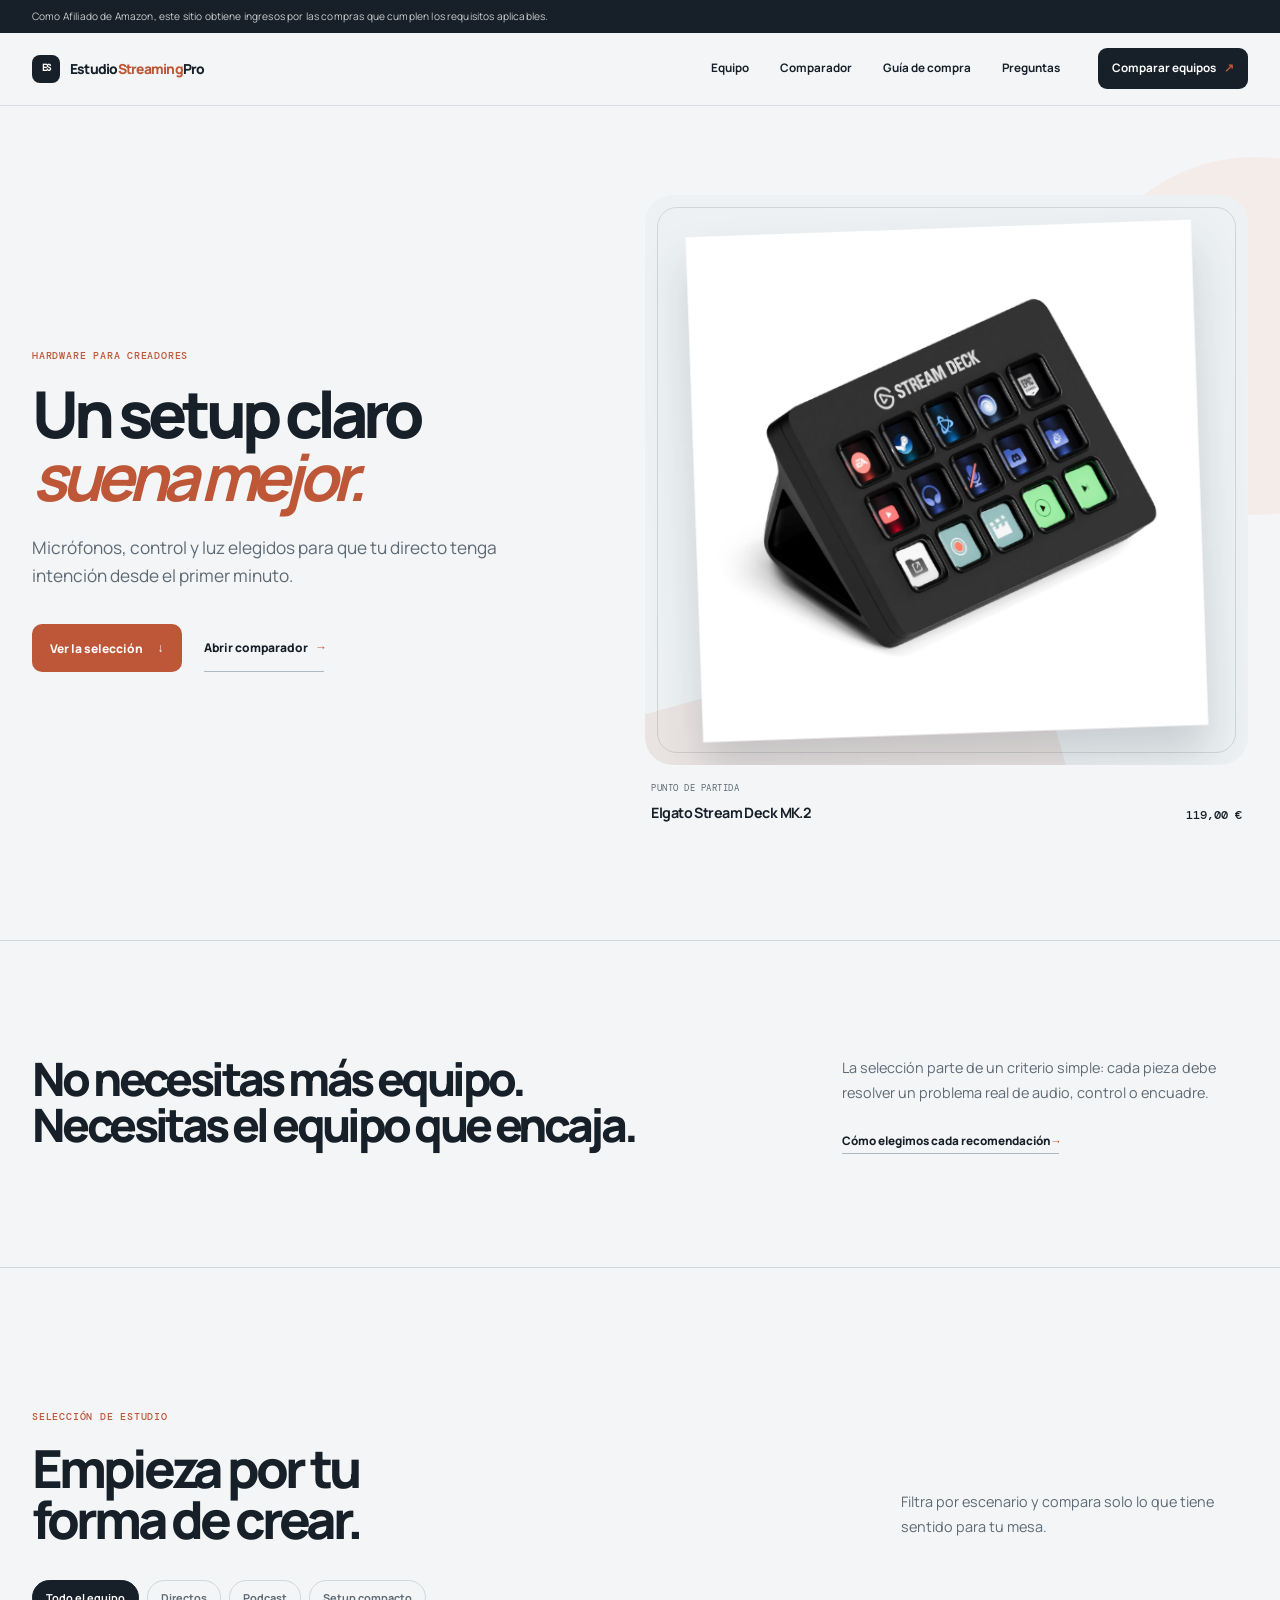
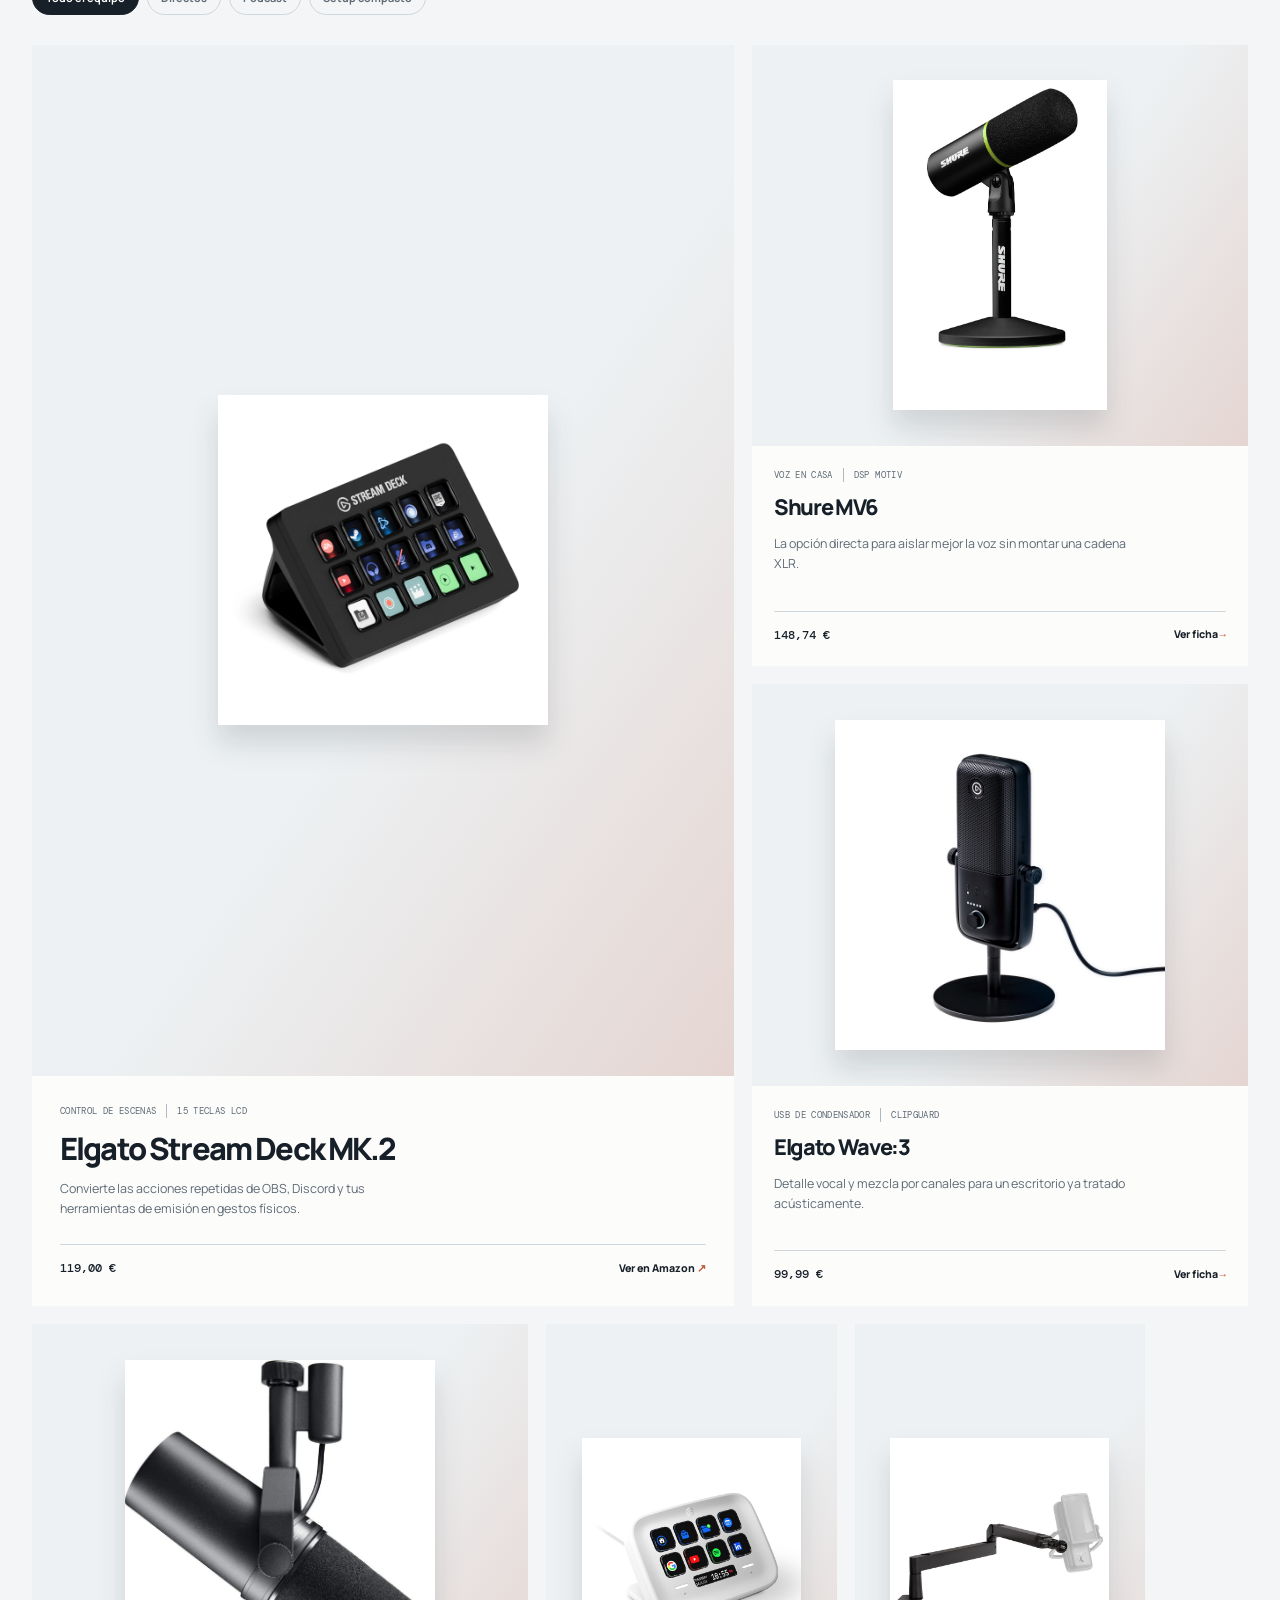
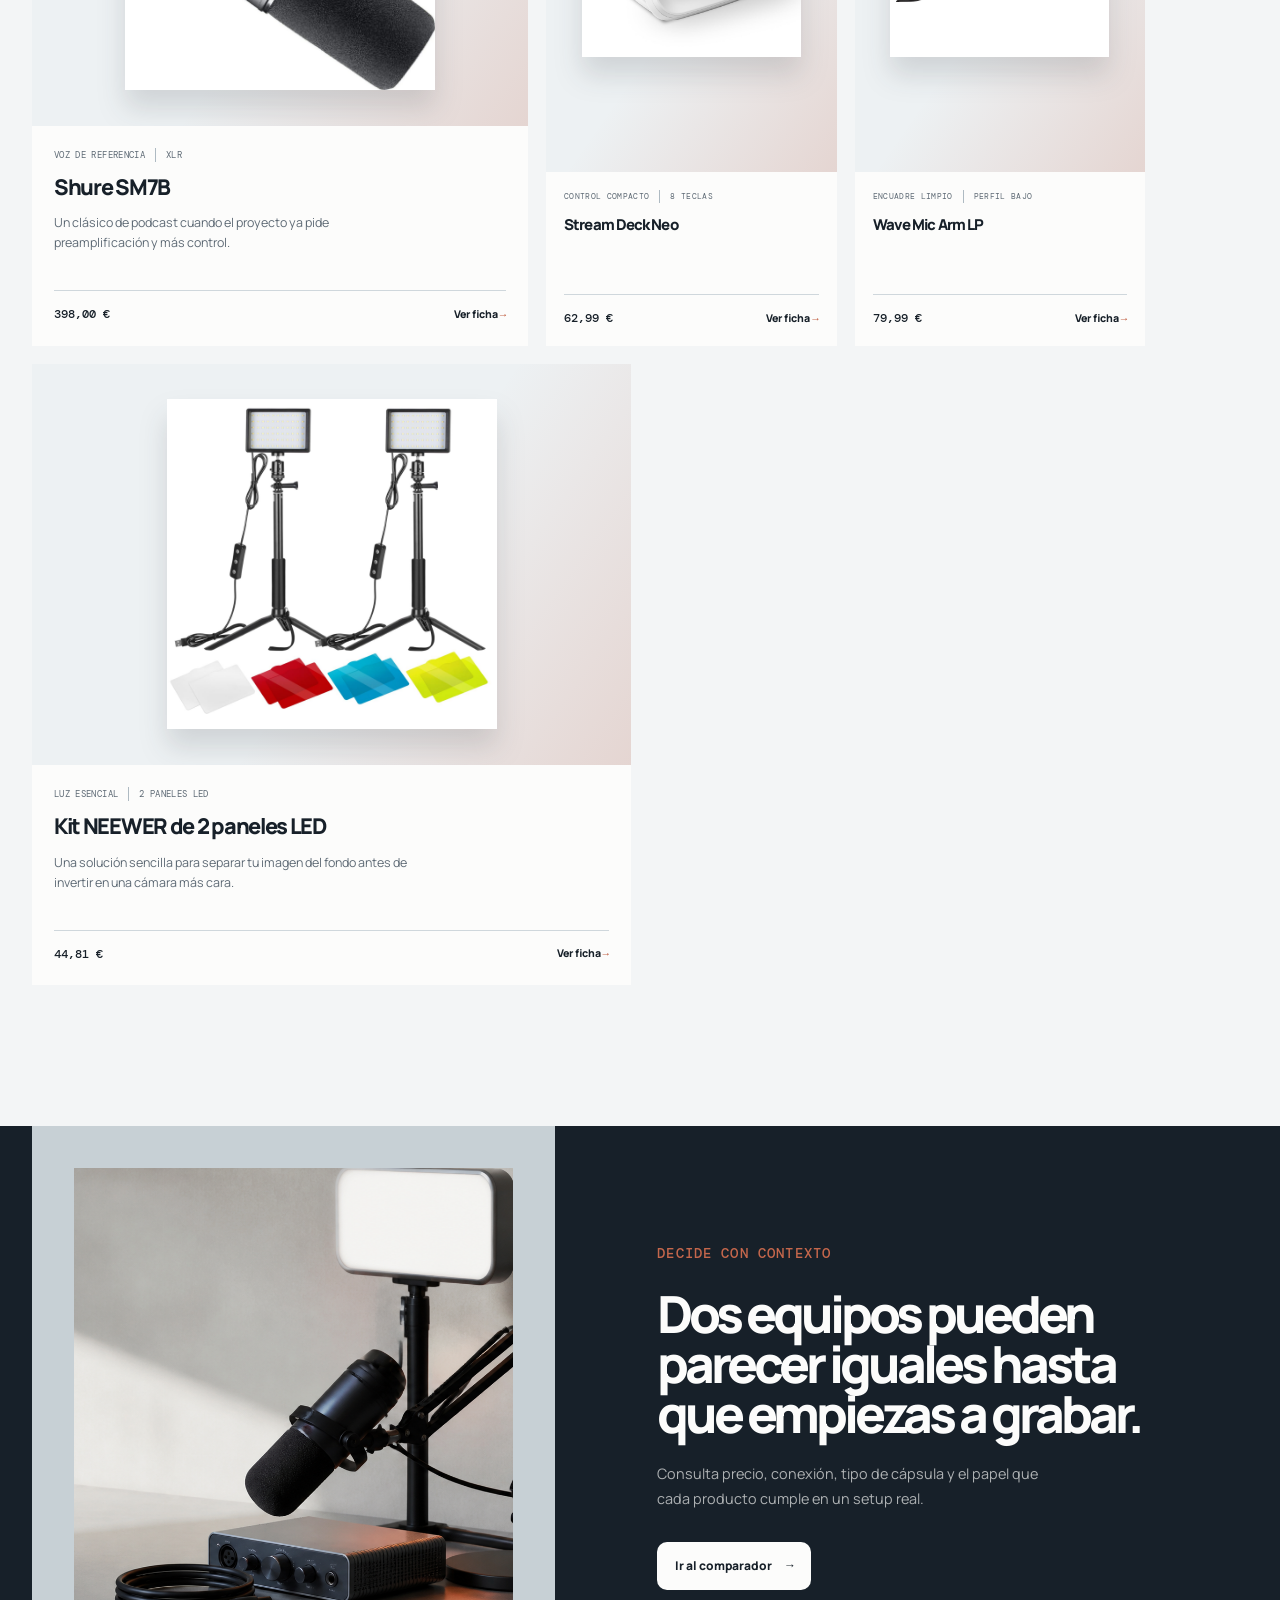
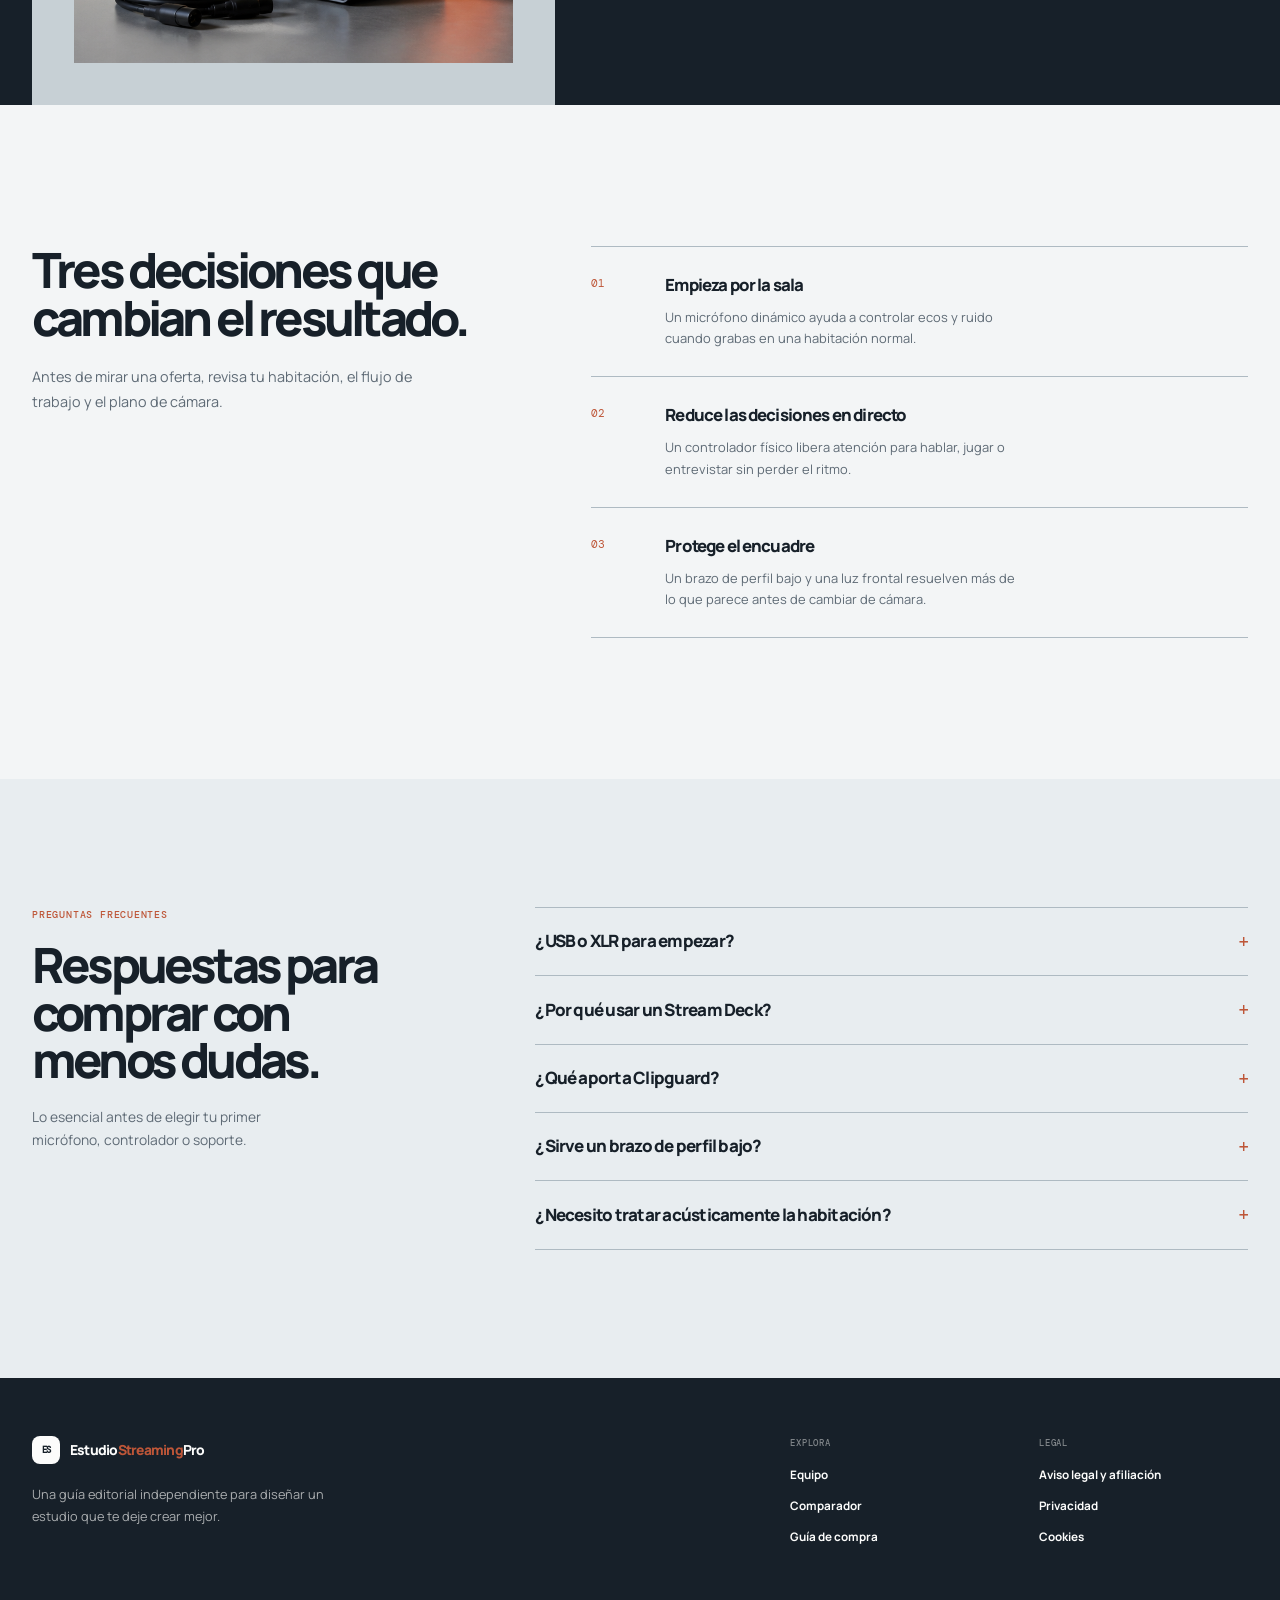
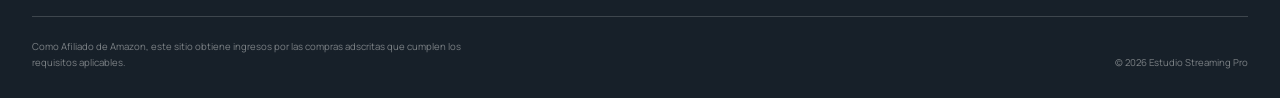
<file: index.html>
<!DOCTYPE html>
<html lang="es">
<head>
  <meta charset="UTF-8">
  <meta name="viewport" content="width=device-width, initial-scale=1.0">
  <meta name="theme-color" content="#f3f5f6">
  <link rel="icon" href="assets/img/favicon.svg" type="image/svg+xml">
  <title>Estudio Streaming Pro | Hardware que se oye y se nota</title>
  <meta name="description" content="Selección editorial de hardware para streaming y podcasting. Micrófonos, controladores, soportes e iluminación explicados con criterio técnico.">
  <meta property="og:title" content="Estudio Streaming Pro | Hardware que se oye y se nota">
  <meta property="og:description" content="Selección editorial de equipamiento para streaming y podcasting.">
  <meta property="og:type" content="website">
  <meta property="og:url" content="https://estudio-streaming-podcast.vercel.app/">
  <link rel="canonical" href="https://estudio-streaming-podcast.vercel.app/">
  <link rel="preconnect" href="https://fonts.googleapis.com">
  <link rel="preconnect" href="https://fonts.gstatic.com" crossorigin>
  <link href="https://fonts.googleapis.com/css2?family=DM+Mono:wght@400;500&family=Manrope:wght@400;500;600;700;800&display=swap" rel="stylesheet">
  <link rel="stylesheet" href="assets/css/styles.css?v=premium-editorial-v1">
  <script type="application/ld+json">
  {
    "@context": "https://schema.org",
    "@type": "WebSite",
    "name": "Estudio Streaming Pro",
    "url": "https://estudio-streaming-podcast.vercel.app/",
    "description": "Análisis y comparativas técnicas de equipamiento para creadores de contenido y podcasters."
  }
  </script>
</head>
<body class="is-premium-home">
  <a class="skip-link" href="#contenido">Saltar al contenido</a>

  <div class="premium-disclosure">
    <div class="premium-shell">Como Afiliado de Amazon, este sitio obtiene ingresos por las compras que cumplen los requisitos aplicables.</div>
  </div>

  <header class="premium-header">
    <div class="premium-shell premium-header__inner">
      <a class="premium-brand" href="index.html" aria-label="Estudio Streaming Pro, inicio">
        <span class="premium-brand__mark">ES</span>
        <span>Estudio<span>Streaming</span>Pro</span>
      </a>

      <nav class="premium-nav" aria-label="Navegación principal">
        <a href="#hardware">Equipo</a>
        <a href="comparador.html">Comparador</a>
        <a href="#criterios">Guía de compra</a>
        <a href="#faq">Preguntas</a>
      </nav>

      <a class="premium-header__cta" href="comparador.html">Comparar equipos <span aria-hidden="true">↗</span></a>
      <button class="premium-menu-button" type="button" id="premium-menu-trigger" aria-expanded="false" aria-controls="premium-mobile-menu">
        <span class="sr-only">Abrir menú</span>
        <span></span><span></span>
      </button>
    </div>

    <nav class="premium-mobile-menu" id="premium-mobile-menu" aria-label="Navegación móvil" hidden>
      <a href="#hardware">Equipo</a>
      <a href="comparador.html">Comparador</a>
      <a href="#criterios">Guía de compra</a>
      <a href="#faq">Preguntas</a>
    </nav>
  </header>

  <main id="contenido">
    <section class="premium-hero">
      <div class="premium-shell premium-hero__grid">
        <div class="premium-hero__copy premium-reveal">
          <p class="premium-eyebrow">Hardware para creadores</p>
          <h1>Un setup claro <em>suena mejor.</em></h1>
          <p class="premium-hero__lede">Micrófonos, control y luz elegidos para que tu directo tenga intención desde el primer minuto.</p>
          <div class="premium-actions">
            <a class="premium-button premium-button--solid" href="#hardware">Ver la selección <span aria-hidden="true">↓</span></a>
            <a class="premium-button premium-button--text" href="comparador.html">Abrir comparador <span aria-hidden="true">→</span></a>
          </div>
        </div>

        <figure class="premium-hero-product premium-reveal premium-reveal--late">
          <div class="premium-hero-product__stage">
            <img src="assets/img/B09738CV2G.jpg" alt="Elgato Stream Deck MK.2 con teclas LCD" width="900" height="900" fetchpriority="high">
          </div>
          <figcaption>
            <div>
              <span class="premium-product-kicker">Punto de partida</span>
              <strong>Elgato Stream Deck MK.2</strong>
            </div>
            <span class="premium-price">119,00 €</span>
          </figcaption>
        </figure>
      </div>
    </section>

    <section class="premium-intro" aria-labelledby="intro-title">
      <div class="premium-shell premium-intro__grid">
        <h2 id="intro-title">No necesitas más equipo. Necesitas el equipo que encaja.</h2>
        <div>
          <p>La selección parte de un criterio simple: cada pieza debe resolver un problema real de audio, control o encuadre.</p>
          <a href="#criterios">Cómo elegimos cada recomendación <span aria-hidden="true">→</span></a>
        </div>
      </div>
    </section>

    <section class="premium-products" id="hardware" aria-labelledby="hardware-title">
      <div class="premium-shell">
        <div class="premium-section-heading">
          <div>
            <p class="premium-eyebrow">Selección de estudio</p>
            <h2 id="hardware-title">Empieza por tu forma de crear.</h2>
          </div>
          <p>Filtra por escenario y compara solo lo que tiene sentido para tu mesa.</p>
        </div>

        <div class="premium-filters" role="toolbar" aria-label="Filtrar la selección por tipo de setup">
          <button class="premium-filter is-active" type="button" data-setup-filter="all" aria-pressed="true">Todo el equipo</button>
          <button class="premium-filter" type="button" data-setup-filter="twitch" aria-pressed="false">Directos</button>
          <button class="premium-filter" type="button" data-setup-filter="podcast" aria-pressed="false">Podcast</button>
          <button class="premium-filter" type="button" data-setup-filter="minimal" aria-pressed="false">Setup compacto</button>
        </div>

        <div class="premium-product-grid">
          <article class="premium-product-card premium-product-card--feature" data-setups="twitch podcast minimal">
            <a class="premium-product-card__image" href="fichas/elgato-stream-deck-mk2.html" aria-label="Ver ficha del Elgato Stream Deck MK.2">
              <img src="assets/img/B09738CV2G.jpg" alt="Elgato Stream Deck MK.2" width="900" height="900" loading="lazy">
            </a>
            <div class="premium-product-card__body">
              <div class="premium-product-card__meta"><span>Control de escenas</span><span>15 teclas LCD</span></div>
              <h3><a href="fichas/elgato-stream-deck-mk2.html">Elgato Stream Deck MK.2</a></h3>
              <p>Convierte las acciones repetidas de OBS, Discord y tus herramientas de emisión en gestos físicos.</p>
              <div class="premium-product-card__footer">
                <span class="premium-price">119,00 €</span>
                <a href="https://www.amazon.es/dp/B09738CV2G?tag=compraacertada-21" target="_blank" rel="nofollow sponsored noopener noreferrer">Ver en Amazon <span aria-hidden="true">↗</span></a>
              </div>
            </div>
          </article>

          <article class="premium-product-card premium-product-card--portrait" data-setups="twitch podcast minimal">
            <a class="premium-product-card__image" href="fichas/shure-mv6.html" aria-label="Ver ficha del Shure MV6">
              <img src="assets/img/B0DBJ5DBL8.jpg" alt="Micrófono USB dinámico Shure MV6" width="900" height="900" loading="lazy">
            </a>
            <div class="premium-product-card__body">
              <div class="premium-product-card__meta"><span>Voz en casa</span><span>DSP MOTIV</span></div>
              <h3><a href="fichas/shure-mv6.html">Shure MV6</a></h3>
              <p>La opción directa para aislar mejor la voz sin montar una cadena XLR.</p>
              <div class="premium-product-card__footer"><span class="premium-price">148,74 €</span><a href="fichas/shure-mv6.html">Ver ficha <span aria-hidden="true">→</span></a></div>
            </div>
          </article>

          <article class="premium-product-card premium-product-card--landscape" data-setups="twitch minimal">
            <a class="premium-product-card__image" href="fichas/elgato-wave-3.html" aria-label="Ver ficha del Elgato Wave:3">
              <img src="assets/img/B088HHWC47.jpg" alt="Micrófono USB Elgato Wave:3" width="900" height="900" loading="lazy">
            </a>
            <div class="premium-product-card__body">
              <div class="premium-product-card__meta"><span>USB de condensador</span><span>Clipguard</span></div>
              <h3><a href="fichas/elgato-wave-3.html">Elgato Wave:3</a></h3>
              <p>Detalle vocal y mezcla por canales para un escritorio ya tratado acústicamente.</p>
              <div class="premium-product-card__footer"><span class="premium-price">99,99 €</span><a href="fichas/elgato-wave-3.html">Ver ficha <span aria-hidden="true">→</span></a></div>
            </div>
          </article>

          <article class="premium-product-card premium-product-card--portrait" data-setups="podcast">
            <a class="premium-product-card__image" href="fichas/shure-sm7b.html" aria-label="Ver ficha del Shure SM7B">
              <img src="assets/img/B0002E4Z8M.jpg" alt="Micrófono dinámico Shure SM7B" width="900" height="900" loading="lazy">
            </a>
            <div class="premium-product-card__body">
              <div class="premium-product-card__meta"><span>Voz de referencia</span><span>XLR</span></div>
              <h3><a href="fichas/shure-sm7b.html">Shure SM7B</a></h3>
              <p>Un clásico de podcast cuando el proyecto ya pide preamplificación y más control.</p>
              <div class="premium-product-card__footer"><span class="premium-price">398,00 €</span><a href="fichas/shure-sm7b.html">Ver ficha <span aria-hidden="true">→</span></a></div>
            </div>
          </article>

          <article class="premium-product-card premium-product-card--compact" data-setups="minimal">
            <a class="premium-product-card__image" href="fichas/elgato-stream-deck-neo.html" aria-label="Ver ficha del Elgato Stream Deck Neo">
              <img src="assets/img/B0CVY4566H.jpg" alt="Elgato Stream Deck Neo compacto" width="900" height="900" loading="lazy">
            </a>
            <div class="premium-product-card__body">
              <div class="premium-product-card__meta"><span>Control compacto</span><span>8 teclas</span></div>
              <h3><a href="fichas/elgato-stream-deck-neo.html">Stream Deck Neo</a></h3>
              <div class="premium-product-card__footer"><span class="premium-price">62,99 €</span><a href="fichas/elgato-stream-deck-neo.html">Ver ficha <span aria-hidden="true">→</span></a></div>
            </div>
          </article>

          <article class="premium-product-card premium-product-card--compact" data-setups="twitch podcast minimal">
            <a class="premium-product-card__image" href="fichas/elgato-wave-mic-arm-lp.html" aria-label="Ver ficha del Elgato Wave Mic Arm LP">
              <img src="assets/img/B097376LKF.jpg" alt="Brazo de micrófono Elgato Wave Mic Arm LP" width="900" height="900" loading="lazy">
            </a>
            <div class="premium-product-card__body">
              <div class="premium-product-card__meta"><span>Encuadre limpio</span><span>Perfil bajo</span></div>
              <h3><a href="fichas/elgato-wave-mic-arm-lp.html">Wave Mic Arm LP</a></h3>
              <div class="premium-product-card__footer"><span class="premium-price">79,99 €</span><a href="fichas/elgato-wave-mic-arm-lp.html">Ver ficha <span aria-hidden="true">→</span></a></div>
            </div>
          </article>

          <article class="premium-product-card premium-product-card--wide" data-setups="twitch podcast">
            <a class="premium-product-card__image" href="fichas/neewer-kit-2-paneles-led-usb.html" aria-label="Ver ficha del kit NEEWER de paneles LED">
              <img src="assets/img/B07T8FBZC2.jpg" alt="Kit NEEWER de dos paneles de luz LED" width="900" height="900" loading="lazy">
            </a>
            <div class="premium-product-card__body">
              <div class="premium-product-card__meta"><span>Luz esencial</span><span>2 paneles LED</span></div>
              <h3><a href="fichas/neewer-kit-2-paneles-led-usb.html">Kit NEEWER de 2 paneles LED</a></h3>
              <p>Una solución sencilla para separar tu imagen del fondo antes de invertir en una cámara más cara.</p>
              <div class="premium-product-card__footer"><span class="premium-price">44,81 €</span><a href="fichas/neewer-kit-2-paneles-led-usb.html">Ver ficha <span aria-hidden="true">→</span></a></div>
            </div>
          </article>
        </div>
      </div>
    </section>

    <section class="premium-compare" aria-labelledby="compare-title">
      <div class="premium-shell premium-compare__grid">
        <div class="premium-compare__image">
          <img src="assets/img/premium-studio-desk-v1.png" alt="Micrófono, interfaz de audio e iluminación en un escritorio de grabación" width="1760" height="990" loading="lazy">
        </div>
        <div class="premium-compare__copy">
          <p class="premium-eyebrow">Decide con contexto</p>
          <h2 id="compare-title">Dos equipos pueden parecer iguales hasta que empiezas a grabar.</h2>
          <p>Consulta precio, conexión, tipo de cápsula y el papel que cada producto cumple en un setup real.</p>
          <a class="premium-button premium-button--solid" href="comparador.html">Ir al comparador <span aria-hidden="true">→</span></a>
        </div>
      </div>
    </section>

    <section class="premium-guide" id="criterios" aria-labelledby="guide-title">
      <div class="premium-shell premium-guide__grid">
        <div class="premium-guide__heading">
          <h2 id="guide-title">Tres decisiones que cambian el resultado.</h2>
          <p>Antes de mirar una oferta, revisa tu habitación, el flujo de trabajo y el plano de cámara.</p>
        </div>
        <ol class="premium-guide__list">
          <li><span>01</span><div><h3>Empieza por la sala</h3><p>Un micrófono dinámico ayuda a controlar ecos y ruido cuando grabas en una habitación normal.</p></div></li>
          <li><span>02</span><div><h3>Reduce las decisiones en directo</h3><p>Un controlador físico libera atención para hablar, jugar o entrevistar sin perder el ritmo.</p></div></li>
          <li><span>03</span><div><h3>Protege el encuadre</h3><p>Un brazo de perfil bajo y una luz frontal resuelven más de lo que parece antes de cambiar de cámara.</p></div></li>
        </ol>
      </div>
    </section>

    <section class="premium-faq" id="faq" aria-labelledby="faq-title">
      <div class="premium-shell premium-faq__grid">
        <div>
          <p class="premium-eyebrow">Preguntas frecuentes</p>
          <h2 id="faq-title">Respuestas para comprar con menos dudas.</h2>
          <p>Lo esencial antes de elegir tu primer micrófono, controlador o soporte.</p>
        </div>
        <div class="premium-faq__items">
          <article class="premium-faq__item"><h3><button type="button" data-faq-button aria-expanded="false" aria-controls="premium-answer-1">¿USB o XLR para empezar?<span aria-hidden="true">+</span></button></h3><div id="premium-answer-1" data-faq-answer hidden><p>Para la mayoría de personas que empieza, un USB con DSP ofrece una cadena corta y fiable. XLR compensa cuando ya necesitas una interfaz y un control más fino de la ganancia.</p></div></article>
          <article class="premium-faq__item"><h3><button type="button" data-faq-button aria-expanded="false" aria-controls="premium-answer-2">¿Por qué usar un Stream Deck?<span aria-hidden="true">+</span></button></h3><div id="premium-answer-2" data-faq-answer hidden><p>Te permite ejecutar acciones de OBS, Discord, audio y luces sin cambiar el foco entre ventanas. Es una mejora de flujo de trabajo, no solo un accesorio.</p></div></article>
          <article class="premium-faq__item"><h3><button type="button" data-faq-button aria-expanded="false" aria-controls="premium-answer-3">¿Qué aporta Clipguard?<span aria-hidden="true">+</span></button></h3><div id="premium-answer-3" data-faq-answer hidden><p>Cuando la señal sube de forma repentina, Clipguard ayuda a evitar una grabación saturada. Es útil para voces con cambios bruscos de volumen.</p></div></article>
          <article class="premium-faq__item"><h3><button type="button" data-faq-button aria-expanded="false" aria-controls="premium-answer-4">¿Sirve un brazo de perfil bajo?<span aria-hidden="true">+</span></button></h3><div id="premium-answer-4" data-faq-answer hidden><p>Sí. Deja libre la línea de visión hacia la pantalla y la cámara, además de ordenar el cableado en el escritorio.</p></div></article>
          <article class="premium-faq__item"><h3><button type="button" data-faq-button aria-expanded="false" aria-controls="premium-answer-5">¿Necesito tratar acústicamente la habitación?<span aria-hidden="true">+</span></button></h3><div id="premium-answer-5" data-faq-answer hidden><p>No siempre. Un buen micrófono dinámico cerca de la voz reduce mucho el entorno. El tratamiento gana importancia cuando buscas más detalle y consistencia.</p></div></article>
        </div>
      </div>
    </section>
  </main>

  <footer class="premium-footer">
    <div class="premium-shell">
      <div class="premium-footer__top">
        <div>
          <a class="premium-brand" href="index.html" aria-label="Estudio Streaming Pro, inicio"><span class="premium-brand__mark">ES</span><span>Estudio<span>Streaming</span>Pro</span></a>
          <p>Una guía editorial independiente para diseñar un estudio que te deje crear mejor.</p>
        </div>
        <div class="premium-footer__links">
          <div><h2>Explora</h2><a href="#hardware">Equipo</a><a href="comparador.html">Comparador</a><a href="#criterios">Guía de compra</a></div>
          <div><h2>Legal</h2><a href="aviso-legal.html">Aviso legal y afiliación</a><a href="privacidad.html">Privacidad</a><a href="cookies.html">Cookies</a></div>
        </div>
      </div>
      <div class="premium-footer__bottom"><p>Como Afiliado de Amazon, este sitio obtiene ingresos por las compras adscritas que cumplen los requisitos aplicables.</p><p>© 2026 Estudio Streaming Pro</p></div>
    </div>
  </footer>

  <script src="assets/js/main.js?v=premium-editorial-v1" defer></script>
</body>
</html>
</file>
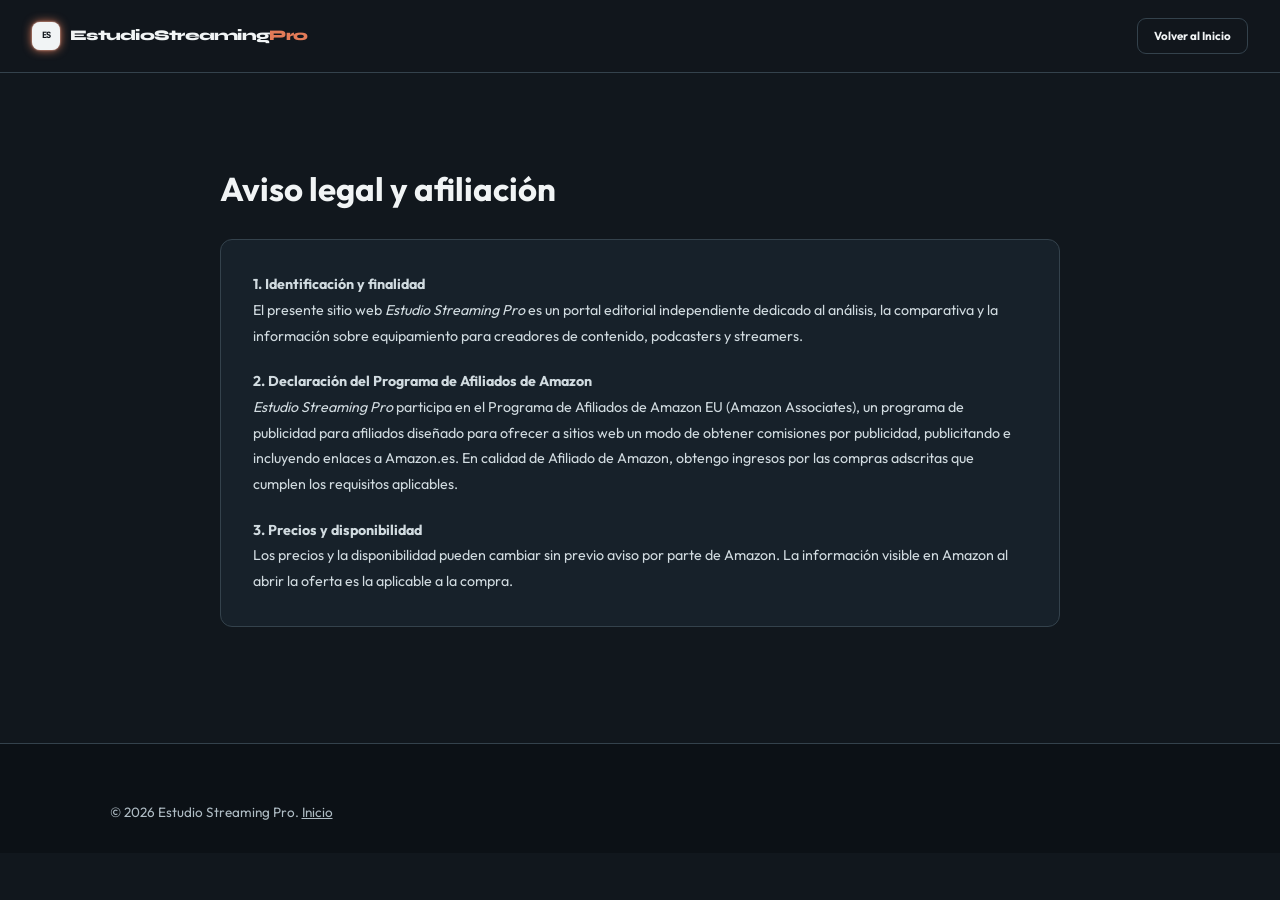
<file: aviso-legal.html>
<!DOCTYPE html>
<html lang="es">
<head>
  <meta charset="UTF-8">
  <meta name="viewport" content="width=device-width, initial-scale=1.0">
  <title>Aviso legal y afiliación | Estudio Streaming Pro</title>
  <meta name="description" content="Información legal y declaración de afiliación de Estudio Streaming Pro.">
  <meta name="theme-color" content="#11171d">
  <link rel="icon" href="assets/img/favicon.svg" type="image/svg+xml">
  <link rel="stylesheet" href="assets/css/styles.css?v=taste_agency_v3_syne">
  <link rel="preconnect" href="https://fonts.googleapis.com">
  <link rel="preconnect" href="https://fonts.gstatic.com" crossorigin>
  <link href="https://fonts.googleapis.com/css2?family=JetBrains+Mono:wght@500;600;700;800&family=Outfit:wght@300;400;500;600;700&family=Syne:wght@600;700;800&display=swap" rel="stylesheet">
</head>
<body class="is-premium-page">
  <a class="skip-link" href="#contenido">Saltar al contenido</a>
  <div class="ambient-glow"></div>
  <header class="navbar">
    <div class="container nav-inner">
      <a href="index.html" class="nav-brand">
        <span class="nav-brand-led" aria-hidden="true"></span>
        <span>EstudioStreaming<span style="color: var(--studio-signal);">Pro</span></span>
      </a>
      <a href="index.html" class="btn-secondary">Volver al Inicio</a>
    </div>
  </header>
  <main id="contenido" class="container" style="padding: 60px 0; max-width: 840px;">
    <h1 style="font-size: 2.2rem; color: var(--text-headline); margin-bottom: 24px;">Aviso legal y afiliación</h1>
    <div style="color: var(--text-body); line-height: 1.8; font-size: 0.95rem; background: var(--bg-surface); border: 1px solid var(--border-dim); border-radius: var(--radius-md); padding: 32px;">
      <p><strong>1. Identificación y finalidad</strong><br>
      El presente sitio web <em>Estudio Streaming Pro</em> es un portal editorial independiente dedicado al análisis, la comparativa y la información sobre equipamiento para creadores de contenido, podcasters y streamers.</p>

      <p style="margin-top: 20px;"><strong>2. Declaración del Programa de Afiliados de Amazon</strong><br>
      <em>Estudio Streaming Pro</em> participa en el Programa de Afiliados de Amazon EU (Amazon Associates), un programa de publicidad para afiliados diseñado para ofrecer a sitios web un modo de obtener comisiones por publicidad, publicitando e incluyendo enlaces a Amazon.es. En calidad de Afiliado de Amazon, obtengo ingresos por las compras adscritas que cumplen los requisitos aplicables.</p>

      <p style="margin-top: 20px;"><strong>3. Precios y disponibilidad</strong><br>
      Los precios y la disponibilidad pueden cambiar sin previo aviso por parte de Amazon. La información visible en Amazon al abrir la oferta es la aplicable a la compra.</p>
    </div>
  </main>
  <footer class="footer">
    <div class="container" style="text-align: center;">
      <p>&copy; 2026 Estudio Streaming Pro. <a href="index.html" style="color: inherit; text-decoration: underline;">Inicio</a></p>
    </div>
  </footer>
</body>
</html>
</file>
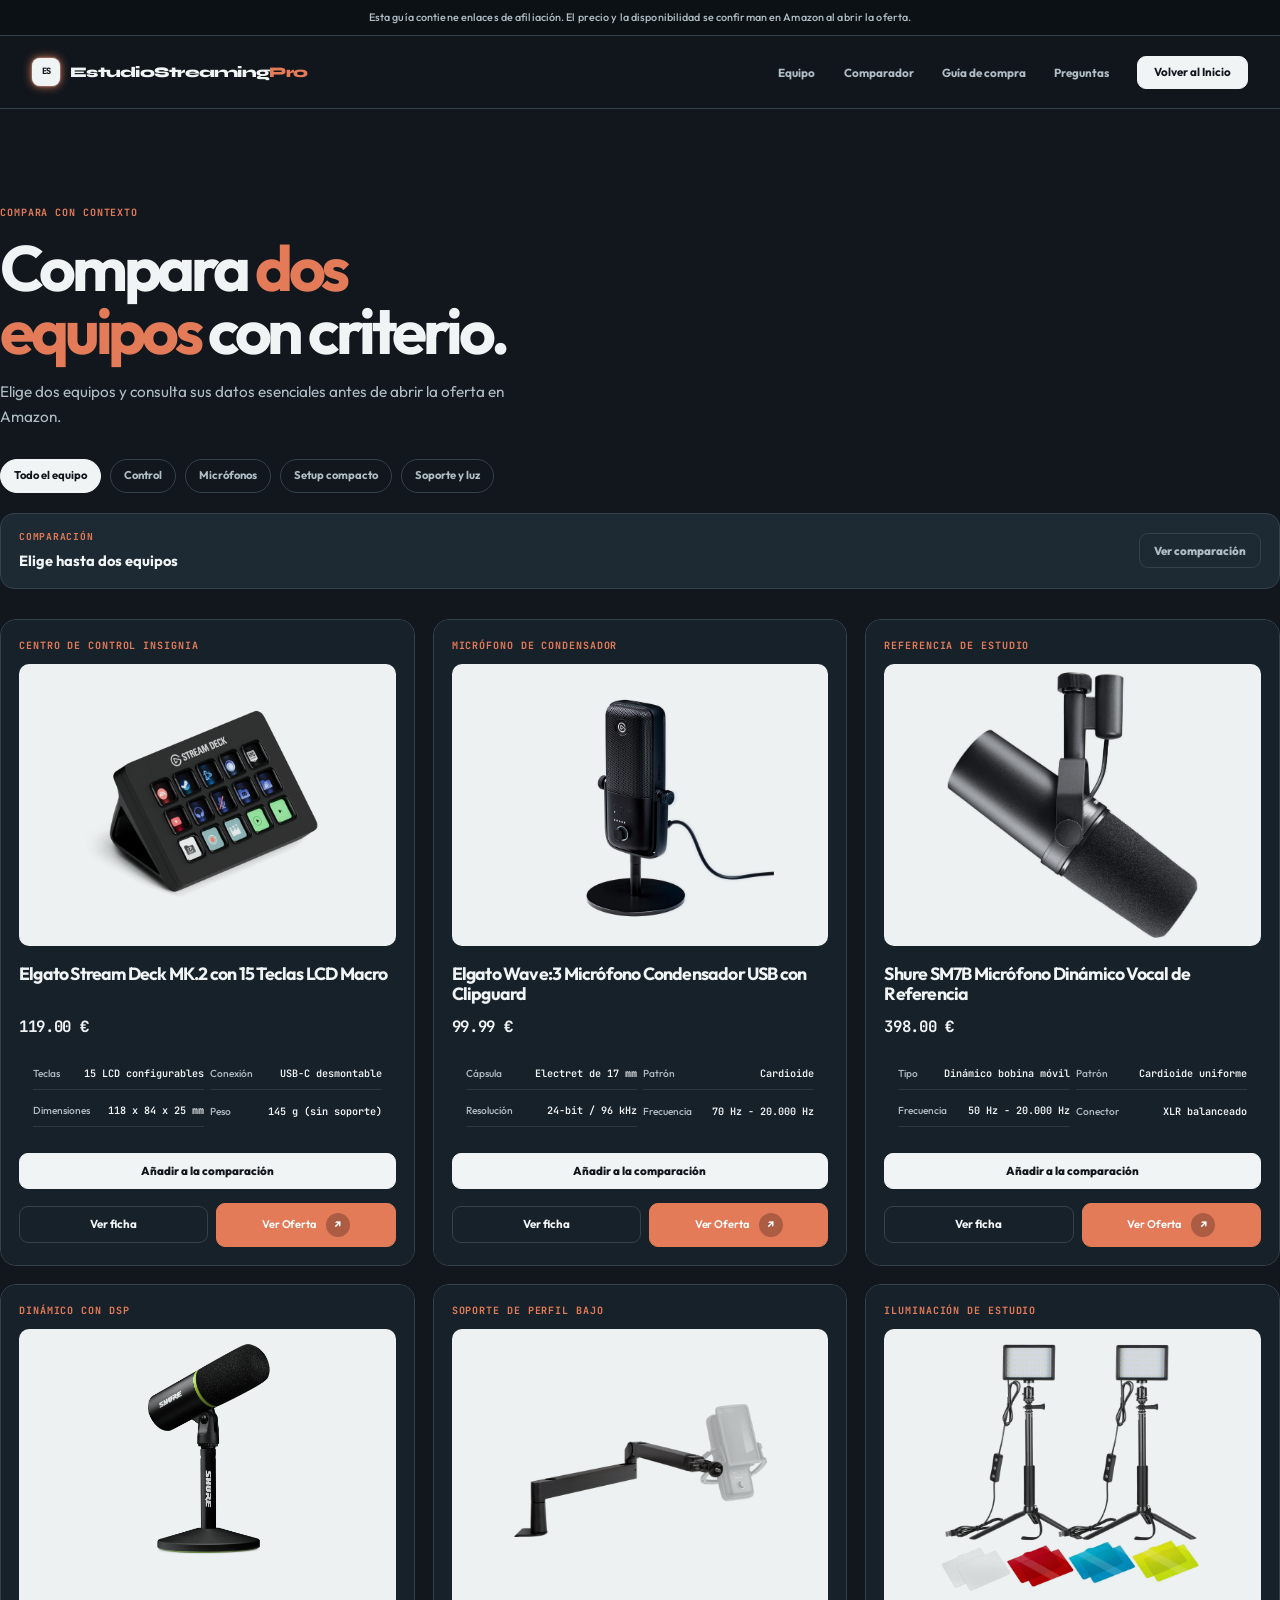
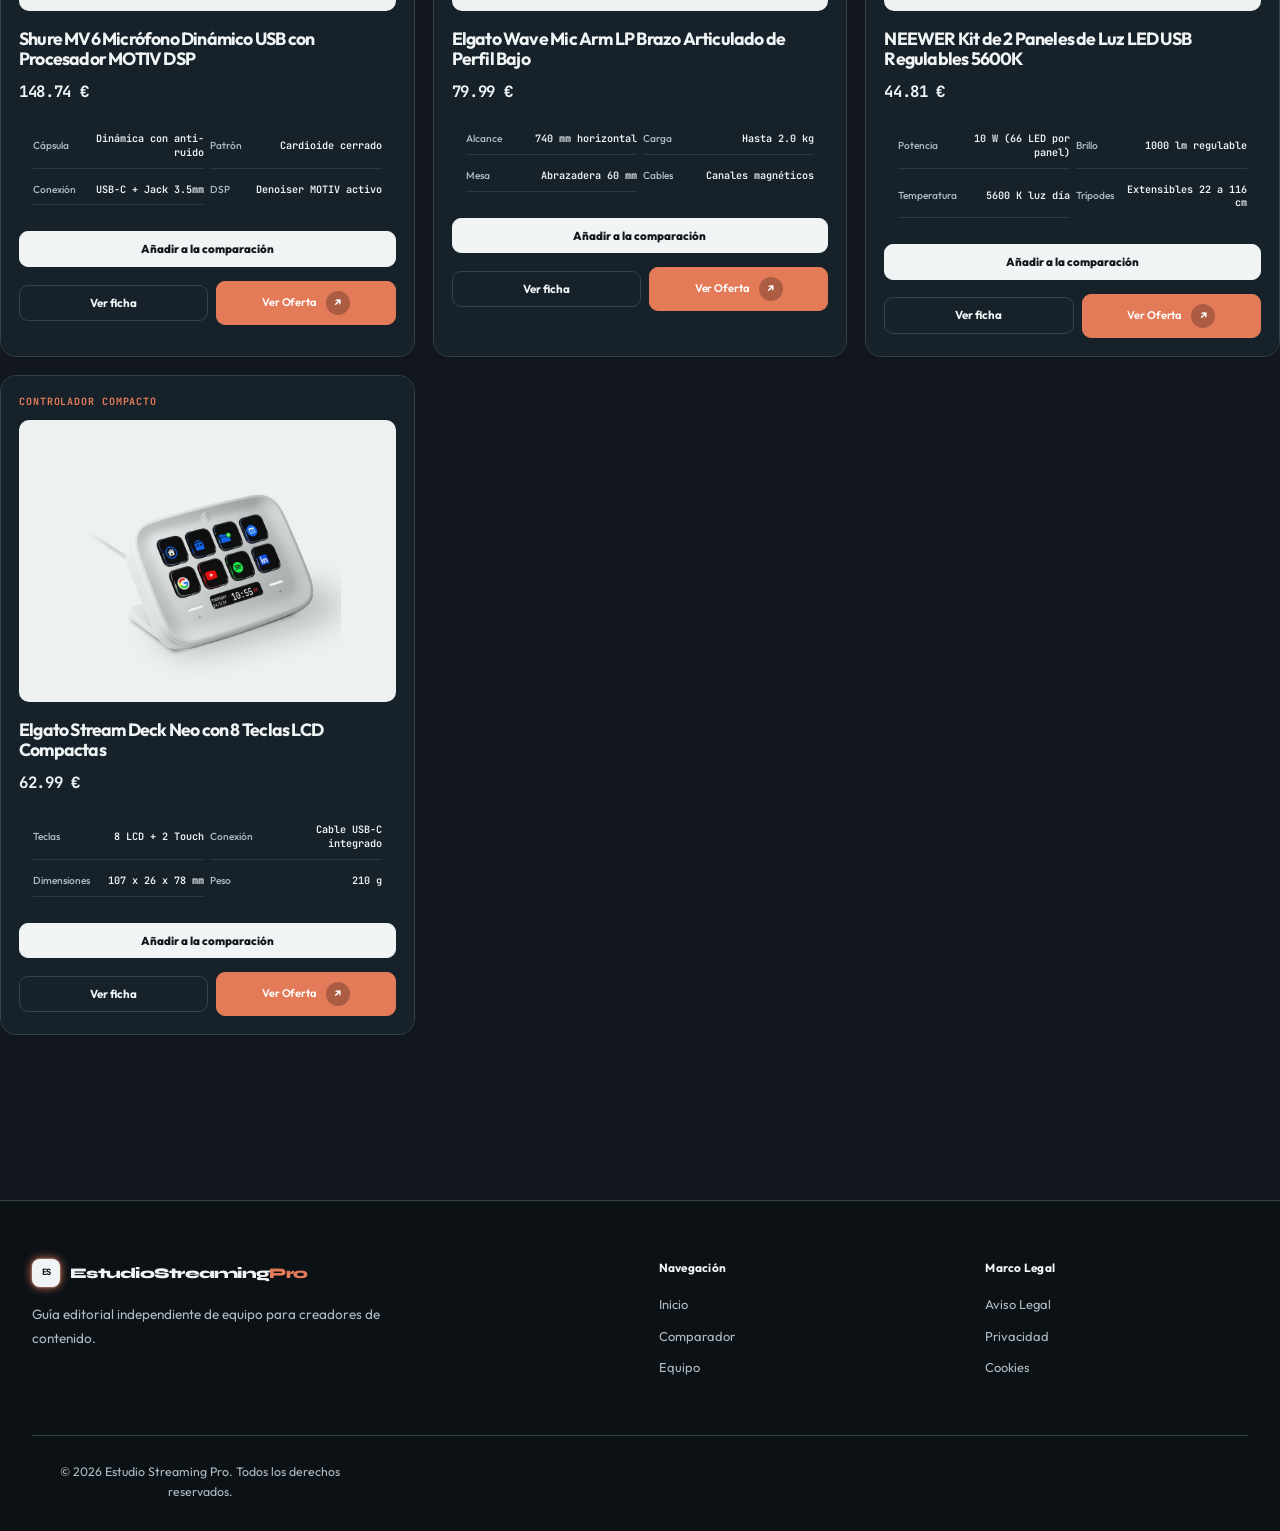
<file: comparador.html>
<!DOCTYPE html>
<html lang="es">
<head>
  <meta charset="UTF-8">
  <meta name="viewport" content="width=device-width, initial-scale=1.0">
  <title>Comparador de hardware para streaming y podcast | Estudio Streaming Pro</title>
  <meta name="description" content="Compara dos equipos de streaming y podcast por conexión, formato y uso recomendado antes de consultar la oferta.">
  <meta name="theme-color" content="#11171d">
  <link rel="icon" href="assets/img/favicon.svg" type="image/svg+xml">
  <link rel="stylesheet" href="assets/css/styles.css?v=taste_agency_v3_syne">
  <link rel="preconnect" href="https://fonts.googleapis.com">
  <link rel="preconnect" href="https://fonts.gstatic.com" crossorigin>
  <link href="https://fonts.googleapis.com/css2?family=JetBrains+Mono:wght@500;600;700;800&family=Outfit:wght@300;400;500;600;700&family=Syne:wght@600;700;800&display=swap" rel="stylesheet">
</head>
<body class="is-premium-page">
  <a class="skip-link" href="#contenido">Saltar al contenido</a>
  <!-- Ambient Space Atmosphere -->
  <div class="ambient-glow" aria-hidden="true"></div>
  <div class="ambient-grid-overlay" aria-hidden="true"></div>

  <!-- Transparent Affiliate Bar -->
  <aside class="affiliate-disclosure-bar">
    <div class="container">
      Esta guía contiene enlaces de afiliación. El precio y la disponibilidad se confirman en Amazon al abrir la oferta.
    </div>
  </aside>

  <!-- Sticky Studio Console Navbar -->
  <header class="navbar">
    <div class="container nav-inner">
      <a href="index.html" class="nav-brand" aria-label="Estudio Streaming Pro Inicio">
        <span class="nav-brand-led" aria-hidden="true"></span>
        <span>EstudioStreaming<span style="color: var(--studio-signal);">Pro</span></span>
      </a>

      <!-- Desktop Navigation -->
      <nav aria-label="Navegación principal">
        <ul class="nav-menu">
          <li><a href="index.html#hardware">Equipo</a></li>
          <li><a href="comparador.html" style="color: var(--studio-cyan);">Comparador</a></li>
          <li><a href="index.html#criterios">Guía de compra</a></li>
          <li><a href="index.html#faq">Preguntas</a></li>
          <li>
            <a href="index.html" class="btn-secondary" style="padding: 6px 16px;">
              Volver al Inicio
            </a>
          </li>
        </ul>
      </nav>

      <!-- Mobile Hamburger Button -->
      <button class="nav-toggle" id="nav-toggle-btn" aria-label="Abrir menú de navegación" aria-expanded="false" aria-controls="mobile-nav">
        <span class="nav-toggle-bar"></span>
        <span class="nav-toggle-bar"></span>
      </button>
    </div>
  </header>

  <!-- Mobile Drawer Overlay -->
  <div class="nav-drawer" id="mobile-nav" role="dialog" aria-modal="true" aria-label="Menú móvil">
    <ul class="nav-drawer-menu">
      <li><a href="index.html" class="mobile-nav-link">Inicio / Catálogo</a></li>
      <li><a href="comparador.html" class="mobile-nav-link" style="color: var(--studio-cyan);">Comparador</a></li>
      <li><a href="index.html#criterios" class="mobile-nav-link">Guía de compra</a></li>
      <li><a href="index.html#faq" class="mobile-nav-link">Preguntas</a></li>
      <li>
        <a href="index.html" class="btn-secondary" style="width: 100%; text-align: center; margin-top: 8px;">
          Volver a la Portada
        </a>
      </li>
    </ul>
  </div>

  <main id="contenido" class="container" style="padding: 60px 0 90px;">
    <div class="section-headline">
      <div class="hero-tag" style="margin-bottom: 16px;">
        <span class="hero-tag-led" aria-hidden="true"></span>
        <span>Compara con contexto</span>
      </div>
      <h1 class="hero-title" style="font-size: clamp(2.1rem, 4vw, 3.2rem); margin-bottom: 16px;">
        Compara <span class="highlight">dos equipos</span> con criterio.
      </h1>
      <p class="section-desc">
        Elige dos equipos y consulta sus datos esenciales antes de abrir la oferta en Amazon.
      </p>
    </div>

    <!-- Category Filter Tabs (Tactical Studio Buttons) -->
    <div class="premium-comparison-filters" role="toolbar" aria-label="Filtrar por categoría">
      <button class="comp-filter-btn active" data-category="all" aria-pressed="true">Todo el equipo</button>
      <button class="comp-filter-btn" data-category="INSIGNIA" aria-pressed="false">Control</button>
      <button class="comp-filter-btn" data-category="PREMIUM" aria-pressed="false">Micrófonos</button>
      <button class="comp-filter-btn" data-category="CALIDAD_PRECIO" aria-pressed="false">Setup compacto</button>
      <button class="comp-filter-btn" data-category="CROSS_SELLING" aria-pressed="false">Soporte y luz</button>
    </div>

    <aside class="premium-comparison-dock" aria-live="polite">
      <div>
        <span>Comparación</span>
        <strong data-compare-status>Elige hasta dos equipos</strong>
      </div>
      <button class="premium-compare-open" type="button" data-compare-open disabled>Ver comparación</button>
    </aside>

    <!-- Doppelrand Comparison Grid -->
    <div class="bento-showcase">
      
      <!-- Card 1: Stream Deck MK.2 -->
      <div class="bento-card-wrapper bento-span-4 comp-row" data-category="INSIGNIA">
        <div class="bento-card-inner">
          <span class="hardware-badge badge-flagship">Centro de Control Insignia</span>
          <div style="background: var(--bg-card-nested); border-radius: var(--radius-md); padding: 20px; text-align: center; margin-bottom: 16px; border: 1px solid var(--border-dim); min-height: 180px; display: flex; align-items: center; justify-content: center;">
            <img src="assets/img/B09738CV2G.jpg" alt="Elgato Stream Deck MK.2 con 15 Teclas LCD Macro" width="800" height="800" loading="lazy" style="max-height: 140px; margin: 0 auto;">
          </div>
          <h2 class="card-title" style="font-size: 1.18rem;"><a href="fichas/elgato-stream-deck-mk2.html">Elgato Stream Deck MK.2 con 15 Teclas LCD Macro</a></h2>
          <div class="price-display" style="margin-bottom: 10px;">119.00 €</div>
          <div class="card-specs-grid" style="margin: 0 0 16px 0;">
            <div class='spec-row'><span class='spec-key'>Teclas</span><span class='spec-value'>15 LCD configurables</span></div>
            <div class='spec-row'><span class='spec-key'>Conexión</span><span class='spec-value'>USB-C desmontable</span></div>
            <div class='spec-row'><span class='spec-key'>Dimensiones</span><span class='spec-value'>118 x 84 x 25 mm</span></div>
            <div class='spec-row'><span class='spec-key'>Peso</span><span class='spec-value'>145 g (sin soporte)</span></div>
          </div>
          <div style="display: flex; gap: 8px; margin-top: auto; align-items: center;">
            <a href="fichas/elgato-stream-deck-mk2.html" class="btn-secondary" style="flex: 1; text-align: center;">Ver ficha</a>
            <a href="https://www.amazon.es/dp/B09738CV2G?tag=compraacertada-21" class="btn-cta" style="flex: 1;" target="_blank" rel="nofollow sponsored noopener noreferrer">
              <span>Ver Oferta</span>
              <span class="btn-icon-bubble" aria-hidden="true">↗</span>
            </a>
          </div>
        </div>
      </div>
      
      <!-- Card 2: Wave:3 -->
      <div class="bento-card-wrapper bento-span-4 comp-row" data-category="PREMIUM">
        <div class="bento-card-inner">
          <span class="hardware-badge badge-studio">Micrófono de Condensador</span>
          <div style="background: var(--bg-card-nested); border-radius: var(--radius-md); padding: 20px; text-align: center; margin-bottom: 16px; border: 1px solid var(--border-dim); min-height: 180px; display: flex; align-items: center; justify-content: center;">
            <img src="assets/img/B088HHWC47.jpg" alt="Elgato Wave:3 Micrófono Condensador USB con Clipguard" width="800" height="800" loading="lazy" style="max-height: 140px; margin: 0 auto;">
          </div>
          <h2 class="card-title" style="font-size: 1.18rem;"><a href="fichas/elgato-wave-3.html">Elgato Wave:3 Micrófono Condensador USB con Clipguard</a></h2>
          <div class="price-display" style="margin-bottom: 10px;">99.99 €</div>
          <div class="card-specs-grid" style="margin: 0 0 16px 0;">
            <div class='spec-row'><span class='spec-key'>Cápsula</span><span class='spec-value'>Electret de 17 mm</span></div>
            <div class='spec-row'><span class='spec-key'>Patrón</span><span class='spec-value'>Cardioide</span></div>
            <div class='spec-row'><span class='spec-key'>Resolución</span><span class='spec-value'>24-bit / 96 kHz</span></div>
            <div class='spec-row'><span class='spec-key'>Frecuencia</span><span class='spec-value'>70 Hz - 20.000 Hz</span></div>
          </div>
          <div style="display: flex; gap: 8px; margin-top: auto; align-items: center;">
            <a href="fichas/elgato-wave-3.html" class="btn-secondary" style="flex: 1; text-align: center;">Ver ficha</a>
            <a href="https://www.amazon.es/dp/B088HHWC47?tag=compraacertada-21" class="btn-cta" style="flex: 1;" target="_blank" rel="nofollow sponsored noopener noreferrer">
              <span>Ver Oferta</span>
              <span class="btn-icon-bubble" aria-hidden="true">↗</span>
            </a>
          </div>
        </div>
      </div>
      
      <!-- Card 3: Shure SM7B -->
      <div class="bento-card-wrapper bento-span-4 comp-row" data-category="PREMIUM">
        <div class="bento-card-inner">
          <span class="hardware-badge badge-studio">Referencia de Estudio</span>
          <div style="background: var(--bg-card-nested); border-radius: var(--radius-md); padding: 20px; text-align: center; margin-bottom: 16px; border: 1px solid var(--border-dim); min-height: 180px; display: flex; align-items: center; justify-content: center;">
            <img src="assets/img/B0002E4Z8M.jpg" alt="Shure SM7B Micrófono Dinámico Vocal de Referencia" width="800" height="800" loading="lazy" style="max-height: 140px; margin: 0 auto;">
          </div>
          <h2 class="card-title" style="font-size: 1.18rem;"><a href="fichas/shure-sm7b.html">Shure SM7B Micrófono Dinámico Vocal de Referencia</a></h2>
          <div class="price-display" style="margin-bottom: 10px;">398.00 €</div>
          <div class="card-specs-grid" style="margin: 0 0 16px 0;">
            <div class='spec-row'><span class='spec-key'>Tipo</span><span class='spec-value'>Dinámico bobina móvil</span></div>
            <div class='spec-row'><span class='spec-key'>Patrón</span><span class='spec-value'>Cardioide uniforme</span></div>
            <div class='spec-row'><span class='spec-key'>Frecuencia</span><span class='spec-value'>50 Hz - 20.000 Hz</span></div>
            <div class='spec-row'><span class='spec-key'>Conector</span><span class='spec-value'>XLR balanceado</span></div>
          </div>
          <div style="display: flex; gap: 8px; margin-top: auto; align-items: center;">
            <a href="fichas/shure-sm7b.html" class="btn-secondary" style="flex: 1; text-align: center;">Ver ficha</a>
            <a href="https://www.amazon.es/dp/B0002E4Z8M?tag=compraacertada-21" class="btn-cta" style="flex: 1;" target="_blank" rel="nofollow sponsored noopener noreferrer">
              <span>Ver Oferta</span>
              <span class="btn-icon-bubble" aria-hidden="true">↗</span>
            </a>
          </div>
        </div>
      </div>
      
      <!-- Card 4: Shure MV6 -->
      <div class="bento-card-wrapper bento-span-4 comp-row" data-category="CALIDAD_PRECIO">
        <div class="bento-card-inner">
          <span class="hardware-badge badge-studio">Dinámico con DSP</span>
          <div style="background: var(--bg-card-nested); border-radius: var(--radius-md); padding: 20px; text-align: center; margin-bottom: 16px; border: 1px solid var(--border-dim); min-height: 180px; display: flex; align-items: center; justify-content: center;">
            <img src="assets/img/B0DBJ5DBL8.jpg" alt="Shure MV6 Micrófono Dinámico USB con Procesador MOTIV DSP" width="800" height="800" loading="lazy" style="max-height: 140px; margin: 0 auto;">
          </div>
          <h2 class="card-title" style="font-size: 1.18rem;"><a href="fichas/shure-mv6.html">Shure MV6 Micrófono Dinámico USB con Procesador MOTIV DSP</a></h2>
          <div class="price-display" style="margin-bottom: 10px;">148.74 €</div>
          <div class="card-specs-grid" style="margin: 0 0 16px 0;">
            <div class='spec-row'><span class='spec-key'>Cápsula</span><span class='spec-value'>Dinámica con anti-ruido</span></div>
            <div class='spec-row'><span class='spec-key'>Patrón</span><span class='spec-value'>Cardioide cerrado</span></div>
            <div class='spec-row'><span class='spec-key'>Conexión</span><span class='spec-value'>USB-C + Jack 3.5mm</span></div>
            <div class='spec-row'><span class='spec-key'>DSP</span><span class='spec-value'>Denoiser MOTIV activo</span></div>
          </div>
          <div style="display: flex; gap: 8px; margin-top: auto; align-items: center;">
            <a href="fichas/shure-mv6.html" class="btn-secondary" style="flex: 1; text-align: center;">Ver ficha</a>
            <a href="https://www.amazon.es/dp/B0DBJ5DBL8?tag=compraacertada-21" class="btn-cta" style="flex: 1;" target="_blank" rel="nofollow sponsored noopener noreferrer">
              <span>Ver Oferta</span>
              <span class="btn-icon-bubble" aria-hidden="true">↗</span>
            </a>
          </div>
        </div>
      </div>
      
      <!-- Card 5: Wave Mic Arm LP -->
      <div class="bento-card-wrapper bento-span-4 comp-row" data-category="CROSS_SELLING">
        <div class="bento-card-inner">
          <span class="hardware-badge badge-support">Soporte de Perfil Bajo</span>
          <div style="background: var(--bg-card-nested); border-radius: var(--radius-md); padding: 20px; text-align: center; margin-bottom: 16px; border: 1px solid var(--border-dim); min-height: 180px; display: flex; align-items: center; justify-content: center;">
            <img src="assets/img/B097376LKF.jpg" alt="Elgato Wave Mic Arm LP Brazo Articulado de Perfil Bajo" width="800" height="800" loading="lazy" style="max-height: 140px; margin: 0 auto;">
          </div>
          <h2 class="card-title" style="font-size: 1.18rem;"><a href="fichas/elgato-wave-mic-arm-lp.html">Elgato Wave Mic Arm LP Brazo Articulado de Perfil Bajo</a></h2>
          <div class="price-display" style="margin-bottom: 10px;">79.99 €</div>
          <div class="card-specs-grid" style="margin: 0 0 16px 0;">
            <div class='spec-row'><span class='spec-key'>Alcance</span><span class='spec-value'>740 mm horizontal</span></div>
            <div class='spec-row'><span class='spec-key'>Carga</span><span class='spec-value'>Hasta 2.0 kg</span></div>
            <div class='spec-row'><span class='spec-key'>Mesa</span><span class='spec-value'>Abrazadera 60 mm</span></div>
            <div class='spec-row'><span class='spec-key'>Cables</span><span class='spec-value'>Canales magnéticos</span></div>
          </div>
          <div style="display: flex; gap: 8px; margin-top: auto; align-items: center;">
            <a href="fichas/elgato-wave-mic-arm-lp.html" class="btn-secondary" style="flex: 1; text-align: center;">Ver ficha</a>
            <a href="https://www.amazon.es/dp/B097376LKF?tag=compraacertada-21" class="btn-cta" style="flex: 1;" target="_blank" rel="nofollow sponsored noopener noreferrer">
              <span>Ver Oferta</span>
              <span class="btn-icon-bubble" aria-hidden="true">↗</span>
            </a>
          </div>
        </div>
      </div>
      
      <!-- Card 6: Neewer LED Panels -->
      <div class="bento-card-wrapper bento-span-4 comp-row" data-category="CROSS_SELLING">
        <div class="bento-card-inner">
          <span class="hardware-badge badge-support">Iluminación de Estudio</span>
          <div style="background: var(--bg-card-nested); border-radius: var(--radius-md); padding: 20px; text-align: center; margin-bottom: 16px; border: 1px solid var(--border-dim); min-height: 180px; display: flex; align-items: center; justify-content: center;">
            <img src="assets/img/B07T8FBZC2.jpg" alt="NEEWER Kit de 2 Paneles de Luz LED USB Regulables 5600K" width="800" height="800" loading="lazy" style="max-height: 140px; margin: 0 auto;">
          </div>
          <h2 class="card-title" style="font-size: 1.18rem;"><a href="fichas/neewer-kit-2-paneles-led-usb.html">NEEWER Kit de 2 Paneles de Luz LED USB Regulables 5600K</a></h2>
          <div class="price-display" style="margin-bottom: 10px;">44.81 €</div>
          <div class="card-specs-grid" style="margin: 0 0 16px 0;">
            <div class='spec-row'><span class='spec-key'>Potencia</span><span class='spec-value'>10 W (66 LED por panel)</span></div>
            <div class='spec-row'><span class='spec-key'>Brillo</span><span class='spec-value'>1000 lm regulable</span></div>
            <div class='spec-row'><span class='spec-key'>Temperatura</span><span class='spec-value'>5600 K luz día</span></div>
            <div class='spec-row'><span class='spec-key'>Trípodes</span><span class='spec-value'>Extensibles 22 a 116 cm</span></div>
          </div>
          <div style="display: flex; gap: 8px; margin-top: auto; align-items: center;">
            <a href="fichas/neewer-kit-2-paneles-led-usb.html" class="btn-secondary" style="flex: 1; text-align: center;">Ver ficha</a>
            <a href="https://www.amazon.es/dp/B07T8FBZC2?tag=compraacertada-21" class="btn-cta" style="flex: 1;" target="_blank" rel="nofollow sponsored noopener noreferrer">
              <span>Ver Oferta</span>
              <span class="btn-icon-bubble" aria-hidden="true">↗</span>
            </a>
          </div>
        </div>
      </div>
      
      <!-- Card 7: Stream Deck Neo -->
      <div class="bento-card-wrapper bento-span-4 comp-row" data-category="CALIDAD_PRECIO">
        <div class="bento-card-inner">
          <span class="hardware-badge badge-flagship">Controlador Compacto</span>
          <div style="background: var(--bg-card-nested); border-radius: var(--radius-md); padding: 20px; text-align: center; margin-bottom: 16px; border: 1px solid var(--border-dim); min-height: 180px; display: flex; align-items: center; justify-content: center;">
            <img src="assets/img/B0CVY4566H.jpg" alt="Elgato Stream Deck Neo con 8 Teclas LCD Compactas" width="800" height="800" loading="lazy" style="max-height: 140px; margin: 0 auto;">
          </div>
          <h2 class="card-title" style="font-size: 1.18rem;"><a href="fichas/elgato-stream-deck-neo.html">Elgato Stream Deck Neo con 8 Teclas LCD Compactas</a></h2>
          <div class="price-display" style="margin-bottom: 10px;">62.99 €</div>
          <div class="card-specs-grid" style="margin: 0 0 16px 0;">
            <div class='spec-row'><span class='spec-key'>Teclas</span><span class='spec-value'>8 LCD + 2 Touch</span></div>
            <div class='spec-row'><span class='spec-key'>Conexión</span><span class='spec-value'>Cable USB-C integrado</span></div>
            <div class='spec-row'><span class='spec-key'>Dimensiones</span><span class='spec-value'>107 x 26 x 78 mm</span></div>
            <div class='spec-row'><span class='spec-key'>Peso</span><span class='spec-value'>210 g</span></div>
          </div>
          <div style="display: flex; gap: 8px; margin-top: auto; align-items: center;">
            <a href="fichas/elgato-stream-deck-neo.html" class="btn-secondary" style="flex: 1; text-align: center;">Ver ficha</a>
            <a href="https://www.amazon.es/dp/B0CVY4566H?tag=compraacertada-21" class="btn-cta" style="flex: 1;" target="_blank" rel="nofollow sponsored noopener noreferrer">
              <span>Ver Oferta</span>
              <span class="btn-icon-bubble" aria-hidden="true">↗</span>
            </a>
          </div>
        </div>
      </div>
      
    </div>

    <section class="premium-comparison-result" data-comparison-result hidden aria-labelledby="comparison-result-title">
      <div class="premium-comparison-result__heading">
        <span>Selección</span>
        <h2 id="comparison-result-title">Dos equipos, una decisión más clara.</h2>
      </div>
      <div class="premium-comparison-result__grid" data-comparison-table></div>
    </section>
  </main>

  <!-- High-End Studio Footer -->
  <footer class="footer">
    <div class="container">
      <div class="footer-grid">
        <div>
          <div class="nav-brand" style="margin-bottom: 16px;">
            <span class="nav-brand-led" aria-hidden="true"></span>
            <span>EstudioStreaming<span style="color: var(--studio-cyan);">Pro</span></span>
          </div>
          <p style="line-height: 1.75; margin-bottom: 16px; color: var(--text-body);">
            Guía editorial independiente de equipo para creadores de contenido.
          </p>
        </div>
        <div>
          <h4 style="color: var(--text-headline); font-size: 0.95rem; font-weight: 700; margin-bottom: 16px; text-transform: uppercase; letter-spacing: 0.05em; font-family: var(--font-mono);">Navegación</h4>
          <ul class="footer-links">
            <li><a href="index.html">Inicio</a></li>
            <li><a href="comparador.html">Comparador</a></li>
            <li><a href="index.html#hardware">Equipo</a></li>
          </ul>
        </div>
        <div>
          <h4 style="color: var(--text-headline); font-size: 0.95rem; font-weight: 700; margin-bottom: 16px; text-transform: uppercase; letter-spacing: 0.05em; font-family: var(--font-mono);">Marco Legal</h4>
          <ul class="footer-links">
            <li><a href="aviso-legal.html">Aviso Legal</a></li>
            <li><a href="privacidad.html">Privacidad</a></li>
            <li><a href="cookies.html">Cookies</a></li>
          </ul>
        </div>
      </div>
      <div style="border-top: 1px solid var(--border-dim); padding-top: 26px; text-align: center; font-size: 0.82rem; color: var(--text-dim);">
        <p>&copy; 2026 Estudio Streaming Pro. Todos los derechos reservados.</p>
      </div>
    </div>
  </footer>

  <script src="assets/js/main.js?v=taste_agency_2026" defer></script>
  <script src="assets/js/comparador.js?v=taste_agency_2026" defer></script>
</body>
</html>
</file>
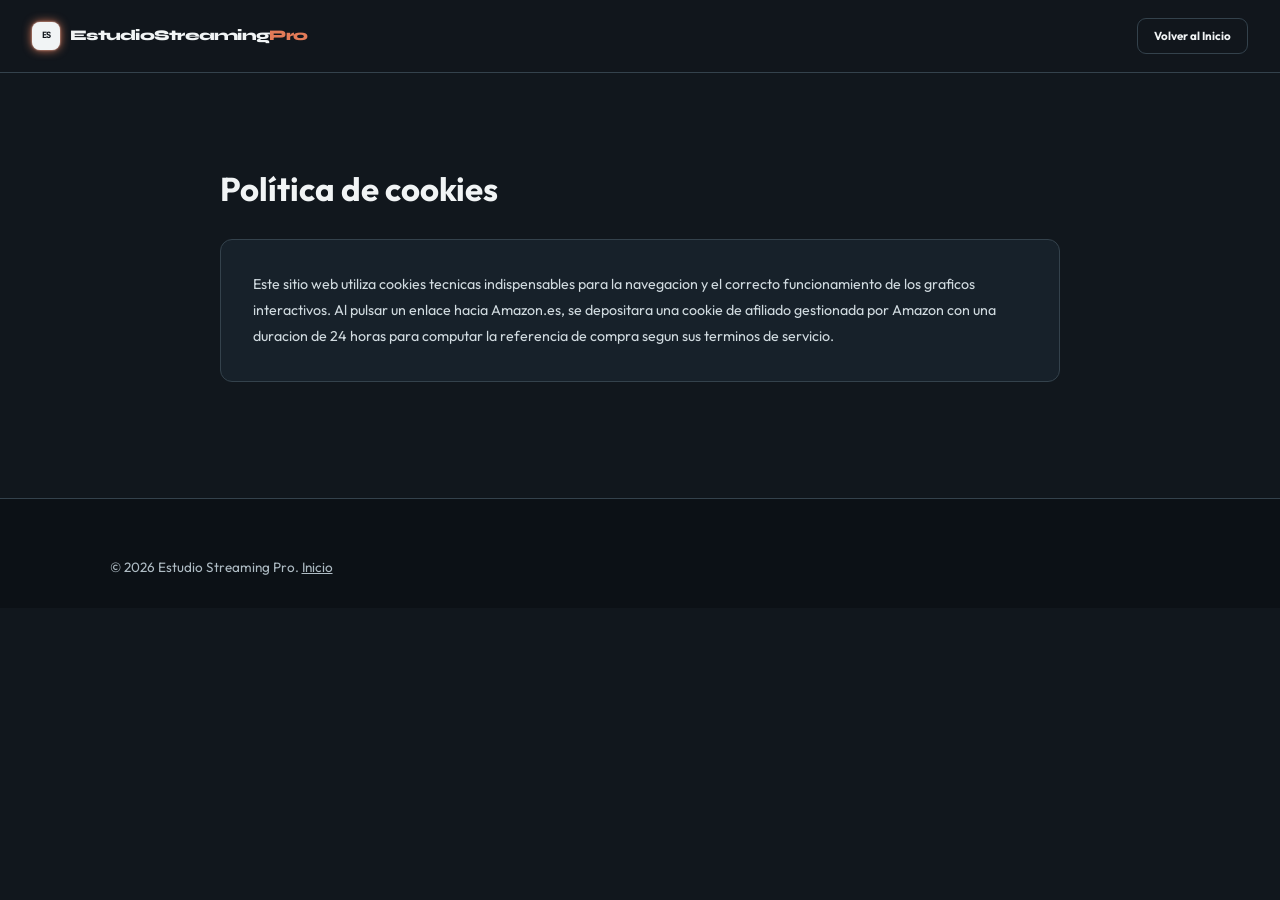
<file: cookies.html>
<!DOCTYPE html>
<html lang="es">
<head>
  <meta charset="UTF-8">
  <meta name="viewport" content="width=device-width, initial-scale=1.0">
  <meta name="theme-color" content="#11171d">
  <link rel="icon" href="assets/img/favicon.svg" type="image/svg+xml">
  <title>Política de cookies | Estudio Streaming Pro</title>
  <meta name="description" content="Información sobre cookies y enlaces de afiliación de Estudio Streaming Pro.">
  <link rel="stylesheet" href="assets/css/styles.css?v=taste_agency_v3_syne">
  <link rel="preconnect" href="https://fonts.googleapis.com">
  <link rel="preconnect" href="https://fonts.gstatic.com" crossorigin>
  <link href="https://fonts.googleapis.com/css2?family=JetBrains+Mono:wght@500;600;700;800&family=Outfit:wght@300;400;500;600;700&family=Syne:wght@600;700;800&display=swap" rel="stylesheet">
</head>
<body class="is-premium-page">
  <a class="skip-link" href="#contenido">Saltar al contenido</a>
  <div class="ambient-glow"></div>
  <header class="navbar">
    <div class="container nav-inner">
      <a href="index.html" class="nav-brand">
        <span class="nav-brand-led" aria-hidden="true"></span>
        <span>EstudioStreaming<span style="color: var(--studio-signal);">Pro</span></span>
      </a>
      <a href="index.html" class="btn-secondary">Volver al Inicio</a>
    </div>
  </header>
  <main id="contenido" class="container" style="padding: 60px 0; max-width: 840px;">
    <h1 style="font-size: 2.2rem; color: var(--text-headline); margin-bottom: 24px;">Política de cookies</h1>
    <div style="color: var(--text-body); line-height: 1.8; font-size: 0.95rem; background: var(--bg-surface); border: 1px solid var(--border-dim); border-radius: var(--radius-md); padding: 32px;">
      <p>Este sitio web utiliza cookies tecnicas indispensables para la navegacion y el correcto funcionamiento de los graficos interactivos. Al pulsar un enlace hacia Amazon.es, se depositara una cookie de afiliado gestionada por Amazon con una duracion de 24 horas para computar la referencia de compra segun sus terminos de servicio.</p>
    </div>
  </main>
  <footer class="footer">
    <div class="container" style="text-align: center;">
      <p>&copy; 2026 Estudio Streaming Pro. <a href="index.html" style="color: inherit; text-decoration: underline;">Inicio</a></p>
    </div>
  </footer>
</body>
</html>
</file>
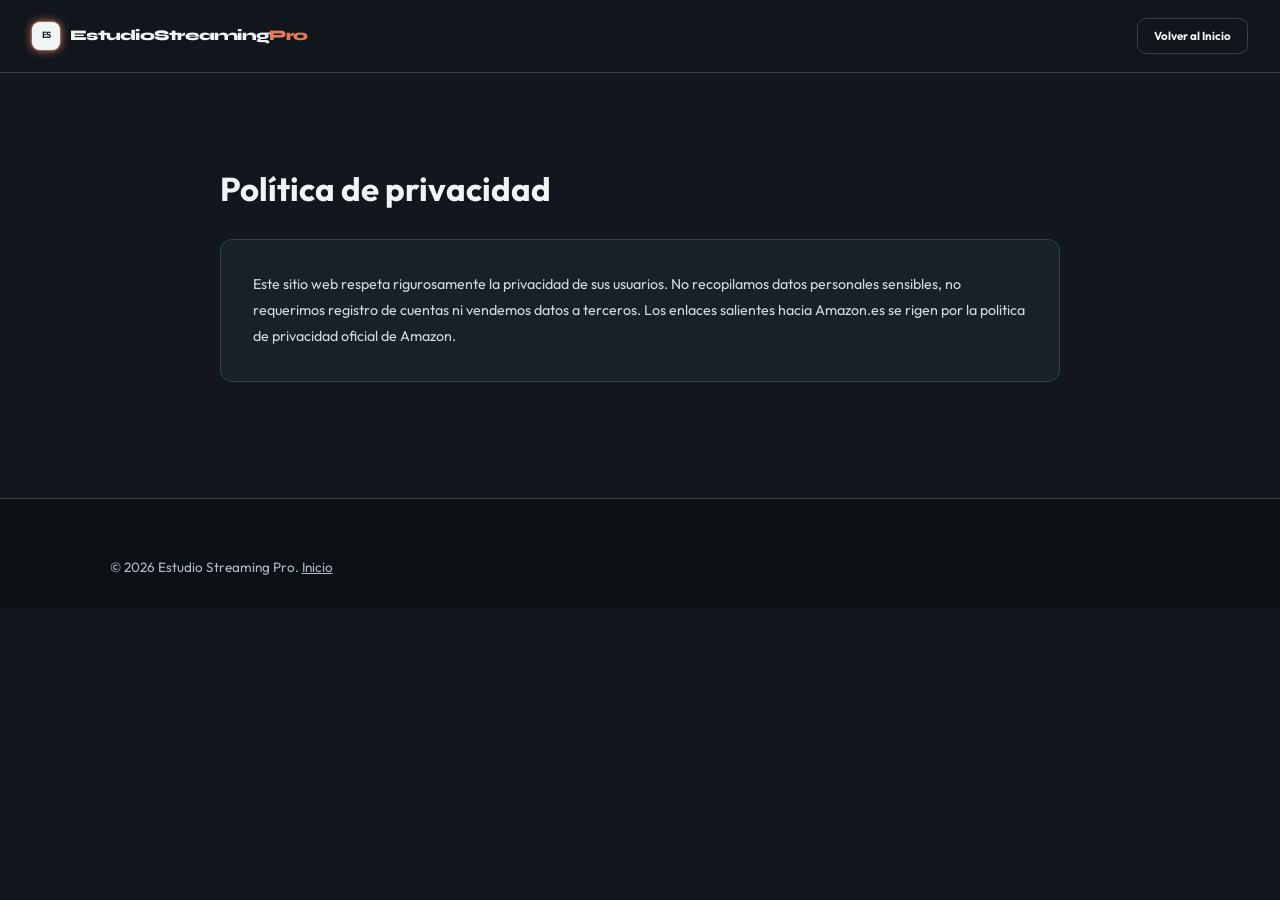
<file: privacidad.html>
<!DOCTYPE html>
<html lang="es">
<head>
  <meta charset="UTF-8">
  <meta name="viewport" content="width=device-width, initial-scale=1.0">
  <meta name="theme-color" content="#11171d">
  <link rel="icon" href="assets/img/favicon.svg" type="image/svg+xml">
  <title>Política de privacidad | Estudio Streaming Pro</title>
  <meta name="description" content="Información sobre privacidad y enlaces externos de Estudio Streaming Pro.">
  <link rel="stylesheet" href="assets/css/styles.css?v=taste_agency_v3_syne">
  <link rel="preconnect" href="https://fonts.googleapis.com">
  <link rel="preconnect" href="https://fonts.gstatic.com" crossorigin>
  <link href="https://fonts.googleapis.com/css2?family=JetBrains+Mono:wght@500;600;700;800&family=Outfit:wght@300;400;500;600;700&family=Syne:wght@600;700;800&display=swap" rel="stylesheet">
</head>
<body class="is-premium-page">
  <a class="skip-link" href="#contenido">Saltar al contenido</a>
  <div class="ambient-glow"></div>
  <header class="navbar">
    <div class="container nav-inner">
      <a href="index.html" class="nav-brand">
        <span class="nav-brand-led" aria-hidden="true"></span>
        <span>EstudioStreaming<span style="color: var(--studio-signal);">Pro</span></span>
      </a>
      <a href="index.html" class="btn-secondary">Volver al Inicio</a>
    </div>
  </header>
  <main id="contenido" class="container" style="padding: 60px 0; max-width: 840px;">
    <h1 style="font-size: 2.2rem; color: var(--text-headline); margin-bottom: 24px;">Política de privacidad</h1>
    <div style="color: var(--text-body); line-height: 1.8; font-size: 0.95rem; background: var(--bg-surface); border: 1px solid var(--border-dim); border-radius: var(--radius-md); padding: 32px;">
      <p>Este sitio web respeta rigurosamente la privacidad de sus usuarios. No recopilamos datos personales sensibles, no requerimos registro de cuentas ni vendemos datos a terceros. Los enlaces salientes hacia Amazon.es se rigen por la politica de privacidad oficial de Amazon.</p>
    </div>
  </main>
  <footer class="footer">
    <div class="container" style="text-align: center;">
      <p>&copy; 2026 Estudio Streaming Pro. <a href="index.html" style="color: inherit; text-decoration: underline;">Inicio</a></p>
    </div>
  </footer>
</body>
</html>
</file>
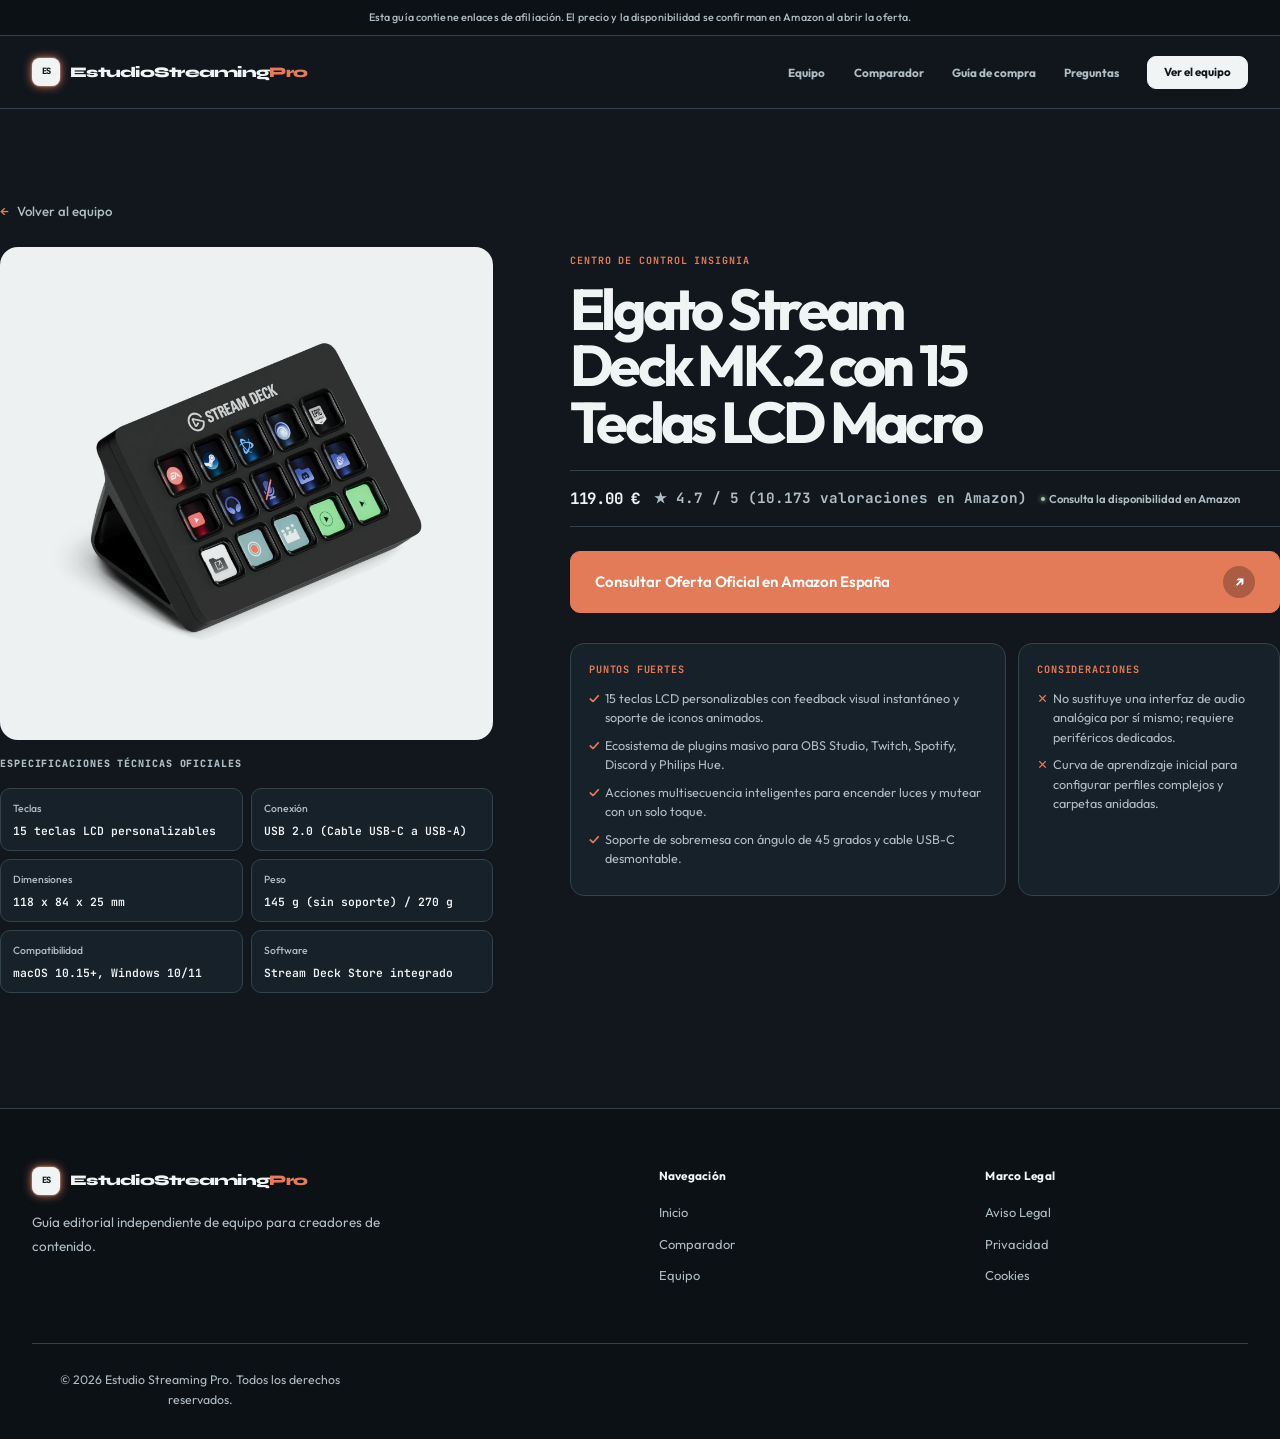
<file: fichas/elgato-stream-deck-mk2.html>
<!DOCTYPE html>
<html lang="es">
<head>
  <meta charset="UTF-8">
  <meta name="viewport" content="width=device-width, initial-scale=1.0">
  <title>Elgato Stream Deck MK.2: guía de compra y especificaciones | Estudio Streaming Pro</title>
  <meta name="description" content="Conoce las conexiones, controles y puntos clave del Elgato Stream Deck MK.2 antes de consultar la oferta.">
  <meta name="theme-color" content="#11171d">
  <link rel="icon" href="../assets/img/favicon.svg" type="image/svg+xml">
  <link rel="stylesheet" href="../assets/css/styles.css?v=taste_agency_v3_syne">
  <link rel="preconnect" href="https://fonts.googleapis.com">
  <link rel="preconnect" href="https://fonts.gstatic.com" crossorigin>
  <link href="https://fonts.googleapis.com/css2?family=JetBrains+Mono:wght@500;600;700;800&family=Outfit:wght@300;400;500;600;700&family=Syne:wght@600;700;800&display=swap" rel="stylesheet">
  
  <script type="application/ld+json">
  {
    "@context": "https://schema.org/",
    "@type": "Product",
    "name": "Elgato Stream Deck MK.2 con 15 Teclas LCD Macro",
    "image": ["https://www.amazon.es/dp/B09738CV2G"],
    "description": "Elgato Stream Deck MK.2 con 15 Teclas LCD Macro con valoración de 4.7 estrellas sobre 5.",
    "sku": "B09738CV2G",
    "brand": {
      "@type": "Brand",
      "name": "Elgato"
    },
    "offers": {
      "@type": "Offer",
      "url": "https://www.amazon.es/dp/B09738CV2G?tag=compraacertada-21",
      "priceCurrency": "EUR",
      "price": "119.0",
      "availability": "https://schema.org/InStock",
      "seller": {
        "@type": "Organization",
        "name": "Amazon Espana"
      }
    },
    "aggregateRating": {
      "@type": "AggregateRating",
      "ratingValue": "4.7",
      "reviewCount": "10173"
    }
  }
  </script>
</head>
<body class="is-premium-page">
  <a class="skip-link" href="#contenido">Saltar al contenido</a>
  <!-- Ambient Space Atmosphere -->
  <div class="ambient-glow" aria-hidden="true"></div>
  <div class="ambient-grid-overlay" aria-hidden="true"></div>

  <!-- Transparent Affiliate Bar -->
  <aside class="affiliate-disclosure-bar">
    <div class="container">
      Esta guía contiene enlaces de afiliación. El precio y la disponibilidad se confirman en Amazon al abrir la oferta.
    </div>
  </aside>

  <!-- Sticky Studio Console Navbar -->
  <header class="navbar">
    <div class="container nav-inner">
      <a href="../index.html" class="nav-brand" aria-label="Estudio Streaming Pro Inicio">
        <span class="nav-brand-led" aria-hidden="true"></span>
        <span>EstudioStreaming<span style="color: var(--studio-signal);">Pro</span></span>
      </a>

      <!-- Desktop Navigation -->
      <nav aria-label="Navegación principal">
        <ul class="nav-menu">
          <li><a href="../index.html#hardware">Equipo</a></li>
          <li><a href="../comparador.html">Comparador</a></li>
          <li><a href="../index.html#criterios">Guía de compra</a></li>
          <li><a href="../index.html#faq">Preguntas</a></li>
          <li>
            <a href="../index.html#hardware" class="btn-secondary" style="padding: 6px 16px;">
              Ver el equipo
            </a>
          </li>
        </ul>
      </nav>

      <!-- Mobile Hamburger Button -->
      <button class="nav-toggle" id="nav-toggle-btn" aria-label="Abrir menú de navegación" aria-expanded="false" aria-controls="mobile-nav">
        <span class="nav-toggle-bar"></span>
        <span class="nav-toggle-bar"></span>
      </button>
    </div>
  </header>

  <!-- Mobile Drawer Overlay -->
  <div class="nav-drawer" id="mobile-nav" role="dialog" aria-modal="true" aria-label="Menú móvil">
    <ul class="nav-drawer-menu">
      <li><a href="../index.html" class="mobile-nav-link">Inicio</a></li>
      <li><a href="../index.html#hardware" class="mobile-nav-link">Equipo</a></li>
      <li><a href="../comparador.html" class="mobile-nav-link">Comparador</a></li>
      <li><a href="../index.html#faq" class="mobile-nav-link">Preguntas</a></li>
      <li>
        <a href="../index.html#hardware" class="btn-secondary" style="width: 100%; text-align: center; margin-top: 8px;">
          Ver el equipo
        </a>
      </li>
    </ul>
  </div>

  <main id="contenido" class="container" style="padding: 50px 0 90px;">
    <!-- Breadcrumb -->
    <div style="margin-bottom: 24px;">
      <a href="../index.html#hardware" style="color: var(--text-muted); text-decoration: none; font-size: 0.88rem; display: inline-flex; align-items: center; gap: 8px; font-weight: 500;">
        <span style="color: var(--studio-cyan);">←</span> Volver al equipo
      </a>
    </div>

    <!-- Product Layout Grid -->
    <div class="ficha-hero-grid">
      <!-- Columna 1: Galería y Especificaciones Técnicas -->
      <div>
        <div class="ficha-img-stage">
          <img src="../assets/img/B09738CV2G.jpg" alt="Elgato Stream Deck MK.2 con 15 Teclas LCD Macro" width="800" height="800" loading="lazy">
        </div>

        <div class="ficha-specs-card">
          <h3 style="color: var(--text-headline); font-size: 1.1rem; font-weight: 800; margin-bottom: 16px; letter-spacing: -0.01em;">
            Especificaciones Técnicas Oficiales
          </h3>
          <table class="ficha-specs-table">
            <tbody>
              <tr><td class="ficha-spec-key">Teclas</td><td class="ficha-spec-val">15 teclas LCD personalizables</td></tr>
              <tr><td class="ficha-spec-key">Conexión</td><td class="ficha-spec-val">USB 2.0 (Cable USB-C a USB-A)</td></tr>
              <tr><td class="ficha-spec-key">Dimensiones</td><td class="ficha-spec-val">118 x 84 x 25 mm</td></tr>
              <tr><td class="ficha-spec-key">Peso</td><td class="ficha-spec-val">145 g (sin soporte) / 270 g</td></tr>
              <tr><td class="ficha-spec-key">Compatibilidad</td><td class="ficha-spec-val">macOS 10.15+, Windows 10/11</td></tr>
              <tr><td class="ficha-spec-key">Software</td><td class="ficha-spec-val">Stream Deck Store integrado</td></tr>
            </tbody>
          </table>
        </div>
      </div>

      <!-- Columna 2: Veredicto y CTA oficial -->
      <div>
        <span class="hardware-badge badge-flagship">Centro de Control Insignia</span>
        <h1 style="font-size: clamp(2rem, 3.5vw, 2.8rem); font-weight: 800; color: var(--text-headline); line-height: 1.18; margin-bottom: 16px; letter-spacing: -0.03em;">
          Elgato Stream Deck MK.2 con 15 Teclas LCD Macro
        </h1>
        
        <div style="display: flex; align-items: baseline; gap: 16px; margin-bottom: 24px; flex-wrap: wrap;">
          <div class="price-display" style="font-size: 2.3rem;">119.00 €</div>
          <div style="color: #fbbf24; font-family: var(--font-mono); font-weight: 700; font-size: 0.95rem;">
            ★ 4.7 / 5 (10.173 valoraciones en Amazon)
          </div>
          <div class="stock-pill">Consulta la disponibilidad en Amazon</div>
        </div>

        <div style="margin-bottom: 30px;">
          <a href="https://www.amazon.es/dp/B09738CV2G?tag=compraacertada-21" class="btn-cta" style="width: 100%; justify-content: space-between; padding: 14px 24px; font-size: 1rem;" target="_blank" rel="nofollow sponsored noopener noreferrer">
            <span>Consultar Oferta Oficial en Amazon España</span>
            <span class="btn-icon-bubble" style="width: 32px; height: 32px; font-size: 0.95rem;" aria-hidden="true">↗</span>
          </a>
        </div>

        <!-- Pros & Cons Grid -->
        <div class="verdict-grid">
          <div class="pro-box">
            <div class="verdict-header-pro">
              <span>Puntos Fuertes</span>
            </div>
            <ul class="verdict-list">
              <li>15 teclas LCD personalizables con feedback visual instantáneo y soporte de iconos animados.</li>
              <li>Ecosistema de plugins masivo para OBS Studio, Twitch, Spotify, Discord y Philips Hue.</li>
              <li>Acciones multisecuencia inteligentes para encender luces y mutear con un solo toque.</li>
              <li>Soporte de sobremesa con ángulo de 45 grados y cable USB-C desmontable.</li>
            </ul>
          </div>
          <div class="contra-box">
            <div class="verdict-header-contra">
              <span>Consideraciones</span>
            </div>
            <ul class="verdict-list">
              <li>No sustituye una interfaz de audio analógica por sí mismo; requiere periféricos dedicados.</li>
              <li>Curva de aprendizaje inicial para configurar perfiles complejos y carpetas anidadas.</li>
            </ul>
          </div>
        </div>
      </div>
    </div>
  </main>

  <!-- High-End Studio Footer -->
  <footer class="footer">
    <div class="container">
      <div class="footer-grid">
        <div>
          <div class="nav-brand" style="margin-bottom: 16px;">
            <span class="nav-brand-led" aria-hidden="true"></span>
            <span>EstudioStreaming<span style="color: var(--studio-cyan);">Pro</span></span>
          </div>
          <p style="line-height: 1.75; margin-bottom: 16px; color: var(--text-body);">
            Guía editorial independiente de equipo para creadores de contenido.
          </p>
        </div>
        <div>
          <h4 style="color: var(--text-headline); font-size: 0.95rem; font-weight: 700; margin-bottom: 16px; text-transform: uppercase; letter-spacing: 0.05em; font-family: var(--font-mono);">Navegación</h4>
          <ul class="footer-links">
            <li><a href="../index.html">Inicio</a></li>
            <li><a href="../comparador.html">Comparador</a></li>
            <li><a href="../index.html#hardware">Equipo</a></li>
          </ul>
        </div>
        <div>
          <h4 style="color: var(--text-headline); font-size: 0.95rem; font-weight: 700; margin-bottom: 16px; text-transform: uppercase; letter-spacing: 0.05em; font-family: var(--font-mono);">Marco Legal</h4>
          <ul class="footer-links">
            <li><a href="../aviso-legal.html">Aviso Legal</a></li>
            <li><a href="../privacidad.html">Privacidad</a></li>
            <li><a href="../cookies.html">Cookies</a></li>
          </ul>
        </div>
      </div>
      <div style="border-top: 1px solid var(--border-dim); padding-top: 26px; text-align: center; font-size: 0.82rem; color: var(--text-dim);">
        <p>&copy; 2026 Estudio Streaming Pro. Todos los derechos reservados.</p>
      </div>
    </div>
  </footer>

  <script src="../assets/js/main.js?v=taste_agency_2026" defer></script>
</body>
</html>
</file>
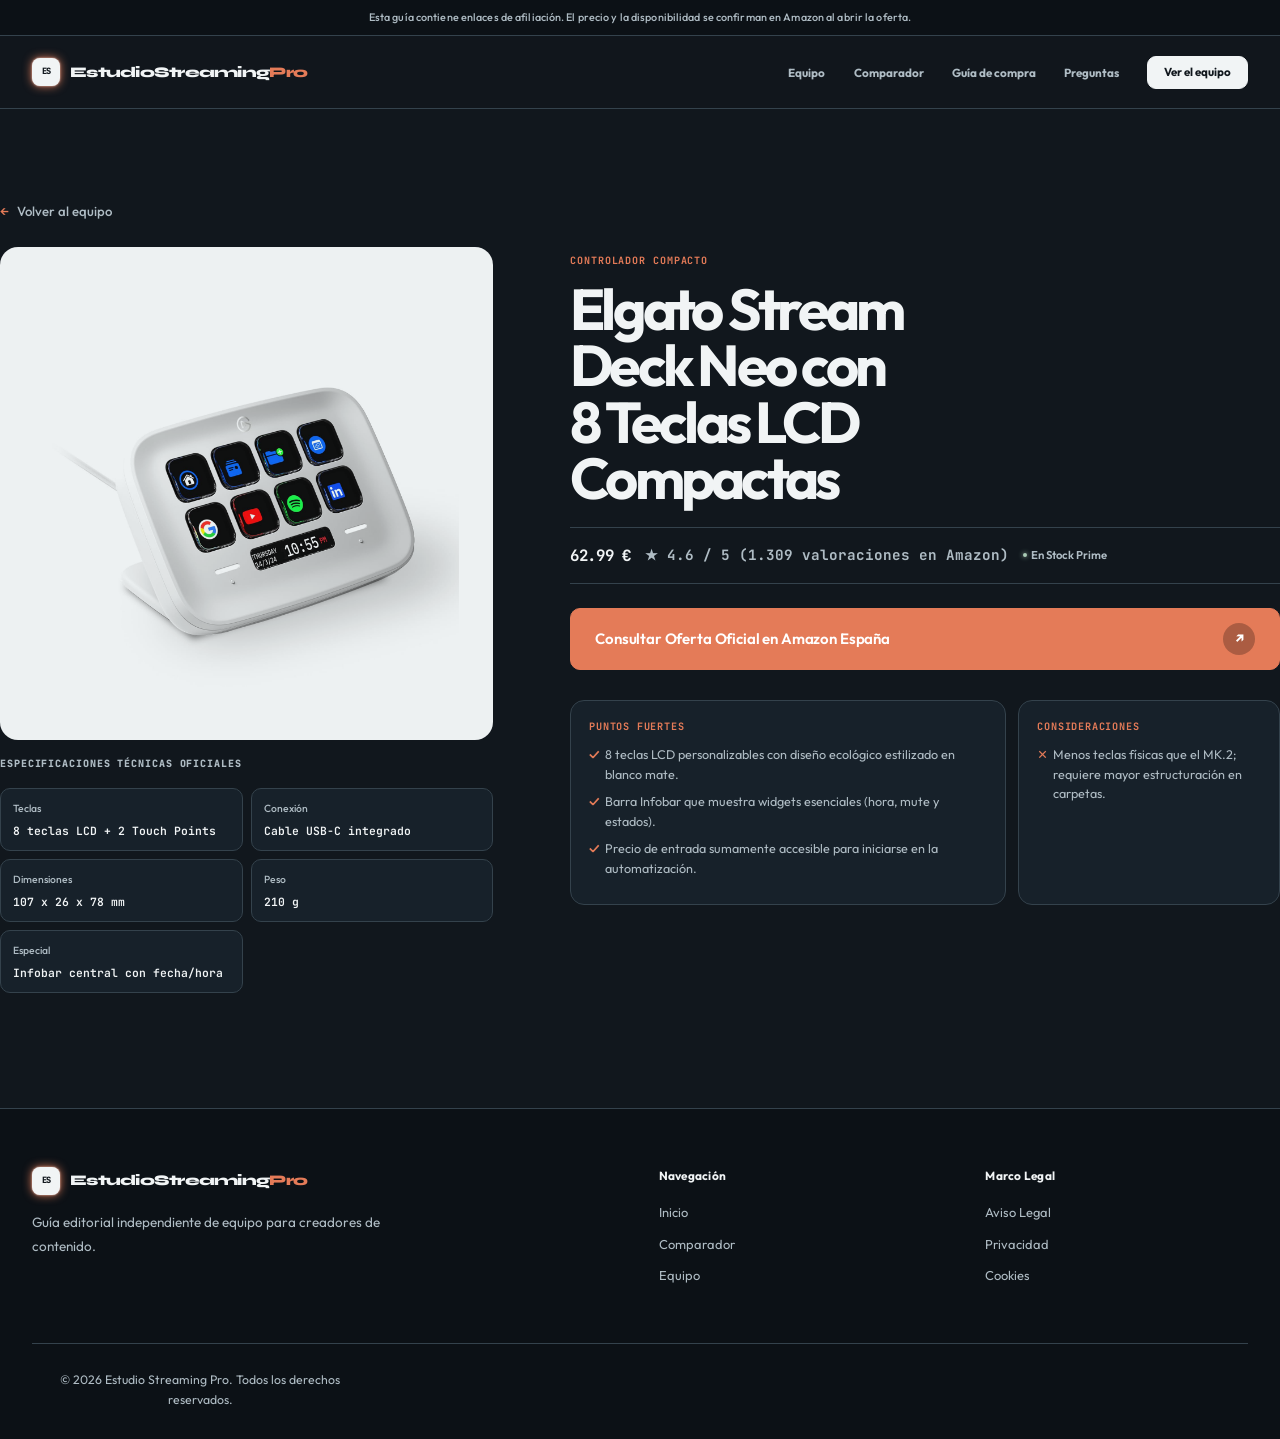
<file: fichas/elgato-stream-deck-neo.html>
<!DOCTYPE html>
<html lang="es">
<head>
  <meta charset="UTF-8">
  <meta name="viewport" content="width=device-width, initial-scale=1.0">
  <title>Elgato Stream Deck Neo: guía de compra y especificaciones | Estudio Streaming Pro</title>
  <meta name="description" content="Conoce las conexiones, controles y puntos clave del Elgato Stream Deck Neo antes de consultar la oferta.">
  <meta name="theme-color" content="#11171d">
  <link rel="icon" href="../assets/img/favicon.svg" type="image/svg+xml">
  <link rel="stylesheet" href="../assets/css/styles.css?v=taste_agency_v3_syne">
  <link rel="preconnect" href="https://fonts.googleapis.com">
  <link rel="preconnect" href="https://fonts.gstatic.com" crossorigin>
  <link href="https://fonts.googleapis.com/css2?family=JetBrains+Mono:wght@500;600;700;800&family=Outfit:wght@300;400;500;600;700&family=Syne:wght@600;700;800&display=swap" rel="stylesheet">
  
  <script type="application/ld+json">
  {
    "@context": "https://schema.org/",
    "@type": "Product",
    "name": "Elgato Stream Deck Neo con 8 Teclas LCD Compactas",
    "image": ["https://www.amazon.es/dp/B0CVY4566H"],
    "description": "Elgato Stream Deck Neo con 8 Teclas LCD Compactas con valoración de 4.6 estrellas sobre 5.",
    "sku": "B0CVY4566H",
    "brand": {
      "@type": "Brand",
      "name": "Elgato"
    },
    "offers": {
      "@type": "Offer",
      "url": "https://www.amazon.es/dp/B0CVY4566H?tag=compraacertada-21",
      "priceCurrency": "EUR",
      "price": "62.99",
      "availability": "https://schema.org/InStock",
      "seller": {
        "@type": "Organization",
        "name": "Amazon Espana"
      }
    },
    "aggregateRating": {
      "@type": "AggregateRating",
      "ratingValue": "4.6",
      "reviewCount": "1309"
    }
  }
  </script>
</head>
<body class="is-premium-page">
  <a class="skip-link" href="#contenido">Saltar al contenido</a>
  <!-- Ambient Space Atmosphere -->
  <div class="ambient-glow" aria-hidden="true"></div>
  <div class="ambient-grid-overlay" aria-hidden="true"></div>

  <!-- Transparent Affiliate Bar -->
  <aside class="affiliate-disclosure-bar">
    <div class="container">
      Esta guía contiene enlaces de afiliación. El precio y la disponibilidad se confirman en Amazon al abrir la oferta.
    </div>
  </aside>

  <!-- Sticky Studio Console Navbar -->
  <header class="navbar">
    <div class="container nav-inner">
      <a href="../index.html" class="nav-brand" aria-label="Estudio Streaming Pro Inicio">
        <span class="nav-brand-led" aria-hidden="true"></span>
        <span>EstudioStreaming<span style="color: var(--studio-signal);">Pro</span></span>
      </a>

      <!-- Desktop Navigation -->
      <nav aria-label="Navegación principal">
        <ul class="nav-menu">
          <li><a href="../index.html#hardware">Equipo</a></li>
          <li><a href="../comparador.html">Comparador</a></li>
          <li><a href="../index.html#criterios">Guía de compra</a></li>
          <li><a href="../index.html#faq">Preguntas</a></li>
          <li>
            <a href="../index.html#hardware" class="btn-secondary" style="padding: 6px 16px;">
              Ver el equipo
            </a>
          </li>
        </ul>
      </nav>

      <!-- Mobile Hamburger Button -->
      <button class="nav-toggle" id="nav-toggle-btn" aria-label="Abrir menú de navegación" aria-expanded="false" aria-controls="mobile-nav">
        <span class="nav-toggle-bar"></span>
        <span class="nav-toggle-bar"></span>
      </button>
    </div>
  </header>

  <!-- Mobile Drawer Overlay -->
  <div class="nav-drawer" id="mobile-nav" role="dialog" aria-modal="true" aria-label="Menú móvil">
    <ul class="nav-drawer-menu">
      <li><a href="../index.html" class="mobile-nav-link">Inicio</a></li>
      <li><a href="../index.html#hardware" class="mobile-nav-link">Equipo</a></li>
      <li><a href="../comparador.html" class="mobile-nav-link">Comparador</a></li>
      <li><a href="../index.html#faq" class="mobile-nav-link">Preguntas</a></li>
      <li>
        <a href="../index.html#hardware" class="btn-secondary" style="width: 100%; text-align: center; margin-top: 8px;">
          Ver el equipo
        </a>
      </li>
    </ul>
  </div>

  <main id="contenido" class="container" style="padding: 50px 0 90px;">
    <!-- Breadcrumb -->
    <div style="margin-bottom: 24px;">
      <a href="../index.html#hardware" style="color: var(--text-muted); text-decoration: none; font-size: 0.88rem; display: inline-flex; align-items: center; gap: 8px; font-weight: 500;">
        <span style="color: var(--studio-cyan);">←</span> Volver al equipo
      </a>
    </div>

    <!-- Product Layout Grid -->
    <div class="ficha-hero-grid">
      <!-- Columna 1: Galería y Especificaciones Técnicas -->
      <div>
        <div class="ficha-img-stage">
          <img src="../assets/img/B0CVY4566H.jpg" alt="Elgato Stream Deck Neo con 8 Teclas LCD Compactas" width="800" height="800" loading="lazy">
        </div>

        <div class="ficha-specs-card">
          <h3 style="color: var(--text-headline); font-size: 1.1rem; font-weight: 800; margin-bottom: 16px; letter-spacing: -0.01em;">
            Especificaciones Técnicas Oficiales
          </h3>
          <table class="ficha-specs-table">
            <tbody>
              <tr><td class="ficha-spec-key">Teclas</td><td class="ficha-spec-val">8 teclas LCD + 2 Touch Points</td></tr>
              <tr><td class="ficha-spec-key">Conexión</td><td class="ficha-spec-val">Cable USB-C integrado</td></tr>
              <tr><td class="ficha-spec-key">Dimensiones</td><td class="ficha-spec-val">107 x 26 x 78 mm</td></tr>
              <tr><td class="ficha-spec-key">Peso</td><td class="ficha-spec-val">210 g</td></tr>
              <tr><td class="ficha-spec-key">Especial</td><td class="ficha-spec-val">Infobar central con fecha/hora</td></tr>
            </tbody>
          </table>
        </div>
      </div>

      <!-- Columna 2: Veredicto y CTA oficial -->
      <div>
        <span class="hardware-badge badge-flagship">Controlador Compacto</span>
        <h1 style="font-size: clamp(2rem, 3.5vw, 2.8rem); font-weight: 800; color: var(--text-headline); line-height: 1.18; margin-bottom: 16px; letter-spacing: -0.03em;">
          Elgato Stream Deck Neo con 8 Teclas LCD Compactas
        </h1>
        
        <div style="display: flex; align-items: baseline; gap: 16px; margin-bottom: 24px; flex-wrap: wrap;">
          <div class="price-display" style="font-size: 2.3rem;">62.99 €</div>
          <div style="color: #fbbf24; font-family: var(--font-mono); font-weight: 700; font-size: 0.95rem;">
            ★ 4.6 / 5 (1.309 valoraciones en Amazon)
          </div>
          <div class="stock-pill">En Stock Prime</div>
        </div>

        <div style="margin-bottom: 30px;">
          <a href="https://www.amazon.es/dp/B0CVY4566H?tag=compraacertada-21" class="btn-cta" style="width: 100%; justify-content: space-between; padding: 14px 24px; font-size: 1rem;" target="_blank" rel="nofollow sponsored noopener noreferrer">
            <span>Consultar Oferta Oficial en Amazon España</span>
            <span class="btn-icon-bubble" style="width: 32px; height: 32px; font-size: 0.95rem;" aria-hidden="true">↗</span>
          </a>
        </div>

        <!-- Pros & Cons Grid -->
        <div class="verdict-grid">
          <div class="pro-box">
            <div class="verdict-header-pro">
              <span>Puntos Fuertes</span>
            </div>
            <ul class="verdict-list">
              <li>8 teclas LCD personalizables con diseño ecológico estilizado en blanco mate.</li>
              <li>Barra Infobar que muestra widgets esenciales (hora, mute y estados).</li>
              <li>Precio de entrada sumamente accesible para iniciarse en la automatización.</li>
            </ul>
          </div>
          <div class="contra-box">
            <div class="verdict-header-contra">
              <span>Consideraciones</span>
            </div>
            <ul class="verdict-list">
              <li>Menos teclas físicas que el MK.2; requiere mayor estructuración en carpetas.</li>
            </ul>
          </div>
        </div>
      </div>
    </div>
  </main>

  <!-- High-End Studio Footer -->
  <footer class="footer">
    <div class="container">
      <div class="footer-grid">
        <div>
          <div class="nav-brand" style="margin-bottom: 16px;">
            <span class="nav-brand-led" aria-hidden="true"></span>
            <span>EstudioStreaming<span style="color: var(--studio-cyan);">Pro</span></span>
          </div>
          <p style="line-height: 1.75; margin-bottom: 16px; color: var(--text-body);">
            Guía editorial independiente de equipo para creadores de contenido.
          </p>
        </div>
        <div>
          <h4 style="color: var(--text-headline); font-size: 0.95rem; font-weight: 700; margin-bottom: 16px; text-transform: uppercase; letter-spacing: 0.05em; font-family: var(--font-mono);">Navegación</h4>
          <ul class="footer-links">
            <li><a href="../index.html">Inicio</a></li>
            <li><a href="../comparador.html">Comparador</a></li>
            <li><a href="../index.html#hardware">Equipo</a></li>
          </ul>
        </div>
        <div>
          <h4 style="color: var(--text-headline); font-size: 0.95rem; font-weight: 700; margin-bottom: 16px; text-transform: uppercase; letter-spacing: 0.05em; font-family: var(--font-mono);">Marco Legal</h4>
          <ul class="footer-links">
            <li><a href="../aviso-legal.html">Aviso Legal</a></li>
            <li><a href="../privacidad.html">Privacidad</a></li>
            <li><a href="../cookies.html">Cookies</a></li>
          </ul>
        </div>
      </div>
      <div style="border-top: 1px solid var(--border-dim); padding-top: 26px; text-align: center; font-size: 0.82rem; color: var(--text-dim);">
        <p>&copy; 2026 Estudio Streaming Pro. Todos los derechos reservados.</p>
      </div>
    </div>
  </footer>

  <script src="../assets/js/main.js?v=taste_agency_2026" defer></script>
</body>
</html>
</file>
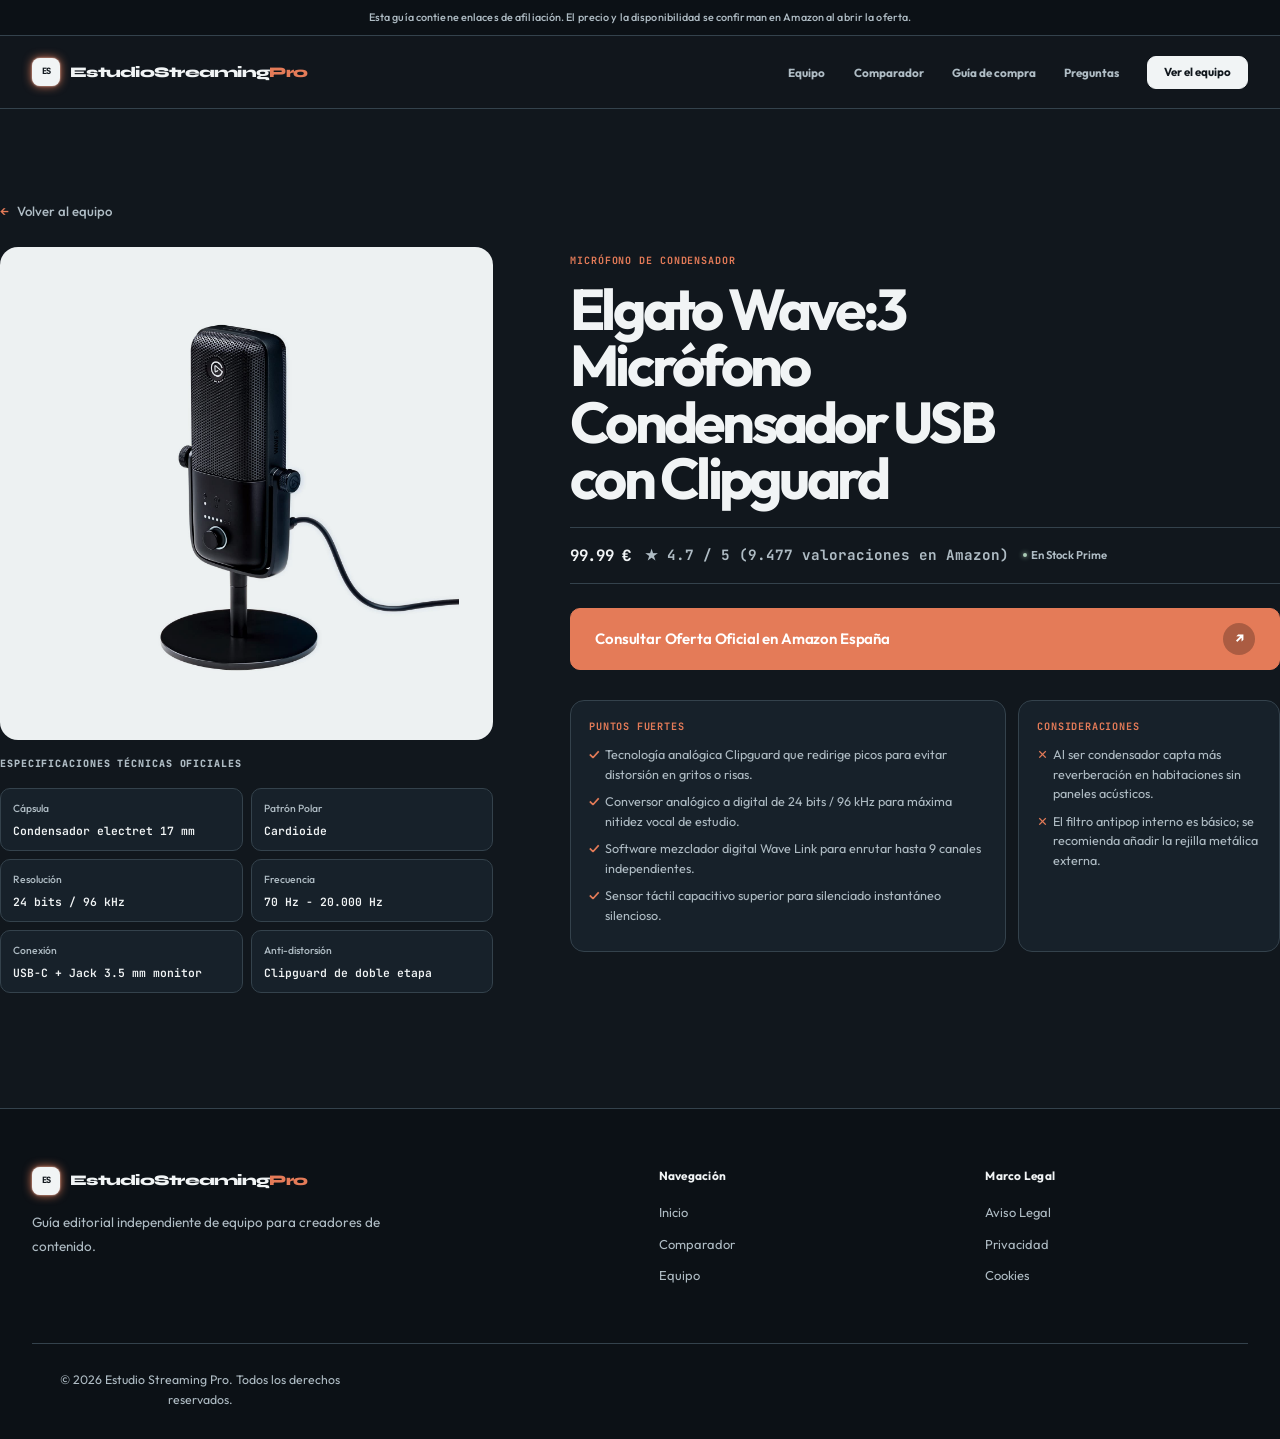
<file: fichas/elgato-wave-3.html>
<!DOCTYPE html>
<html lang="es">
<head>
  <meta charset="UTF-8">
  <meta name="viewport" content="width=device-width, initial-scale=1.0">
  <title>Elgato Wave:3: guía de compra y especificaciones | Estudio Streaming Pro</title>
  <meta name="description" content="Conoce las conexiones, controles y puntos clave del Elgato Wave:3 antes de consultar la oferta.">
  <meta name="theme-color" content="#11171d">
  <link rel="icon" href="../assets/img/favicon.svg" type="image/svg+xml">
  <link rel="stylesheet" href="../assets/css/styles.css?v=taste_agency_v3_syne">
  <link rel="preconnect" href="https://fonts.googleapis.com">
  <link rel="preconnect" href="https://fonts.gstatic.com" crossorigin>
  <link href="https://fonts.googleapis.com/css2?family=JetBrains+Mono:wght@500;600;700;800&family=Outfit:wght@300;400;500;600;700&family=Syne:wght@600;700;800&display=swap" rel="stylesheet">
  
  <script type="application/ld+json">
  {
    "@context": "https://schema.org/",
    "@type": "Product",
    "name": "Elgato Wave:3 Micrófono Condensador USB con Clipguard",
    "image": ["https://www.amazon.es/dp/B088HHWC47"],
    "description": "Elgato Wave:3 Micrófono Condensador USB con Clipguard con valoración de 4.7 estrellas sobre 5.",
    "sku": "B088HHWC47",
    "brand": {
      "@type": "Brand",
      "name": "Elgato"
    },
    "offers": {
      "@type": "Offer",
      "url": "https://www.amazon.es/dp/B088HHWC47?tag=compraacertada-21",
      "priceCurrency": "EUR",
      "price": "99.99",
      "availability": "https://schema.org/InStock",
      "seller": {
        "@type": "Organization",
        "name": "Amazon Espana"
      }
    },
    "aggregateRating": {
      "@type": "AggregateRating",
      "ratingValue": "4.7",
      "reviewCount": "9477"
    }
  }
  </script>
</head>
<body class="is-premium-page">
  <a class="skip-link" href="#contenido">Saltar al contenido</a>
  <!-- Ambient Space Atmosphere -->
  <div class="ambient-glow" aria-hidden="true"></div>
  <div class="ambient-grid-overlay" aria-hidden="true"></div>

  <!-- Transparent Affiliate Bar -->
  <aside class="affiliate-disclosure-bar">
    <div class="container">
      Esta guía contiene enlaces de afiliación. El precio y la disponibilidad se confirman en Amazon al abrir la oferta.
    </div>
  </aside>

  <!-- Sticky Studio Console Navbar -->
  <header class="navbar">
    <div class="container nav-inner">
      <a href="../index.html" class="nav-brand" aria-label="Estudio Streaming Pro Inicio">
        <span class="nav-brand-led" aria-hidden="true"></span>
        <span>EstudioStreaming<span style="color: var(--studio-signal);">Pro</span></span>
      </a>

      <!-- Desktop Navigation -->
      <nav aria-label="Navegación principal">
        <ul class="nav-menu">
          <li><a href="../index.html#hardware">Equipo</a></li>
          <li><a href="../comparador.html">Comparador</a></li>
          <li><a href="../index.html#criterios">Guía de compra</a></li>
          <li><a href="../index.html#faq">Preguntas</a></li>
          <li>
            <a href="../index.html#hardware" class="btn-secondary" style="padding: 6px 16px;">
              Ver el equipo
            </a>
          </li>
        </ul>
      </nav>

      <!-- Mobile Hamburger Button -->
      <button class="nav-toggle" id="nav-toggle-btn" aria-label="Abrir menú de navegación" aria-expanded="false" aria-controls="mobile-nav">
        <span class="nav-toggle-bar"></span>
        <span class="nav-toggle-bar"></span>
      </button>
    </div>
  </header>

  <!-- Mobile Drawer Overlay -->
  <div class="nav-drawer" id="mobile-nav" role="dialog" aria-modal="true" aria-label="Menú móvil">
    <ul class="nav-drawer-menu">
      <li><a href="../index.html" class="mobile-nav-link">Inicio</a></li>
      <li><a href="../index.html#hardware" class="mobile-nav-link">Equipo</a></li>
      <li><a href="../comparador.html" class="mobile-nav-link">Comparador</a></li>
      <li><a href="../index.html#faq" class="mobile-nav-link">Preguntas</a></li>
      <li>
        <a href="../index.html#hardware" class="btn-secondary" style="width: 100%; text-align: center; margin-top: 8px;">
          Ver el equipo
        </a>
      </li>
    </ul>
  </div>

  <main id="contenido" class="container" style="padding: 50px 0 90px;">
    <!-- Breadcrumb -->
    <div style="margin-bottom: 24px;">
      <a href="../index.html#hardware" style="color: var(--text-muted); text-decoration: none; font-size: 0.88rem; display: inline-flex; align-items: center; gap: 8px; font-weight: 500;">
        <span style="color: var(--studio-cyan);">←</span> Volver al equipo
      </a>
    </div>

    <!-- Product Layout Grid -->
    <div class="ficha-hero-grid">
      <!-- Columna 1: Galería y Especificaciones Técnicas -->
      <div>
        <div class="ficha-img-stage">
          <img src="../assets/img/B088HHWC47.jpg" alt="Elgato Wave:3 Micrófono Condensador USB con Clipguard" width="800" height="800" loading="lazy">
        </div>

        <div class="ficha-specs-card">
          <h3 style="color: var(--text-headline); font-size: 1.1rem; font-weight: 800; margin-bottom: 16px; letter-spacing: -0.01em;">
            Especificaciones Técnicas Oficiales
          </h3>
          <table class="ficha-specs-table">
            <tbody>
              <tr><td class="ficha-spec-key">Cápsula</td><td class="ficha-spec-val">Condensador electret 17 mm</td></tr>
              <tr><td class="ficha-spec-key">Patrón Polar</td><td class="ficha-spec-val">Cardioide</td></tr>
              <tr><td class="ficha-spec-key">Resolución</td><td class="ficha-spec-val">24 bits / 96 kHz</td></tr>
              <tr><td class="ficha-spec-key">Frecuencia</td><td class="ficha-spec-val">70 Hz - 20.000 Hz</td></tr>
              <tr><td class="ficha-spec-key">Conexión</td><td class="ficha-spec-val">USB-C + Jack 3.5 mm monitor</td></tr>
              <tr><td class="ficha-spec-key">Anti-distorsión</td><td class="ficha-spec-val">Clipguard de doble etapa</td></tr>
            </tbody>
          </table>
        </div>
      </div>

      <!-- Columna 2: Veredicto y CTA oficial -->
      <div>
        <span class="hardware-badge badge-studio">Micrófono de Condensador</span>
        <h1 style="font-size: clamp(2rem, 3.5vw, 2.8rem); font-weight: 800; color: var(--text-headline); line-height: 1.18; margin-bottom: 16px; letter-spacing: -0.03em;">
          Elgato Wave:3 Micrófono Condensador USB con Clipguard
        </h1>
        
        <div style="display: flex; align-items: baseline; gap: 16px; margin-bottom: 24px; flex-wrap: wrap;">
          <div class="price-display" style="font-size: 2.3rem;">99.99 €</div>
          <div style="color: #fbbf24; font-family: var(--font-mono); font-weight: 700; font-size: 0.95rem;">
            ★ 4.7 / 5 (9.477 valoraciones en Amazon)
          </div>
          <div class="stock-pill">En Stock Prime</div>
        </div>

        <div style="margin-bottom: 30px;">
          <a href="https://www.amazon.es/dp/B088HHWC47?tag=compraacertada-21" class="btn-cta" style="width: 100%; justify-content: space-between; padding: 14px 24px; font-size: 1rem;" target="_blank" rel="nofollow sponsored noopener noreferrer">
            <span>Consultar Oferta Oficial en Amazon España</span>
            <span class="btn-icon-bubble" style="width: 32px; height: 32px; font-size: 0.95rem;" aria-hidden="true">↗</span>
          </a>
        </div>

        <!-- Pros & Cons Grid -->
        <div class="verdict-grid">
          <div class="pro-box">
            <div class="verdict-header-pro">
              <span>Puntos Fuertes</span>
            </div>
            <ul class="verdict-list">
              <li>Tecnología analógica Clipguard que redirige picos para evitar distorsión en gritos o risas.</li>
              <li>Conversor analógico a digital de 24 bits / 96 kHz para máxima nitidez vocal de estudio.</li>
              <li>Software mezclador digital Wave Link para enrutar hasta 9 canales independientes.</li>
              <li>Sensor táctil capacitivo superior para silenciado instantáneo silencioso.</li>
            </ul>
          </div>
          <div class="contra-box">
            <div class="verdict-header-contra">
              <span>Consideraciones</span>
            </div>
            <ul class="verdict-list">
              <li>Al ser condensador capta más reverberación en habitaciones sin paneles acústicos.</li>
              <li>El filtro antipop interno es básico; se recomienda añadir la rejilla metálica externa.</li>
            </ul>
          </div>
        </div>
      </div>
    </div>
  </main>

  <!-- High-End Studio Footer -->
  <footer class="footer">
    <div class="container">
      <div class="footer-grid">
        <div>
          <div class="nav-brand" style="margin-bottom: 16px;">
            <span class="nav-brand-led" aria-hidden="true"></span>
            <span>EstudioStreaming<span style="color: var(--studio-cyan);">Pro</span></span>
          </div>
          <p style="line-height: 1.75; margin-bottom: 16px; color: var(--text-body);">
            Guía editorial independiente de equipo para creadores de contenido.
          </p>
        </div>
        <div>
          <h4 style="color: var(--text-headline); font-size: 0.95rem; font-weight: 700; margin-bottom: 16px; text-transform: uppercase; letter-spacing: 0.05em; font-family: var(--font-mono);">Navegación</h4>
          <ul class="footer-links">
            <li><a href="../index.html">Inicio</a></li>
            <li><a href="../comparador.html">Comparador</a></li>
            <li><a href="../index.html#hardware">Equipo</a></li>
          </ul>
        </div>
        <div>
          <h4 style="color: var(--text-headline); font-size: 0.95rem; font-weight: 700; margin-bottom: 16px; text-transform: uppercase; letter-spacing: 0.05em; font-family: var(--font-mono);">Marco Legal</h4>
          <ul class="footer-links">
            <li><a href="../aviso-legal.html">Aviso Legal</a></li>
            <li><a href="../privacidad.html">Privacidad</a></li>
            <li><a href="../cookies.html">Cookies</a></li>
          </ul>
        </div>
      </div>
      <div style="border-top: 1px solid var(--border-dim); padding-top: 26px; text-align: center; font-size: 0.82rem; color: var(--text-dim);">
        <p>&copy; 2026 Estudio Streaming Pro. Todos los derechos reservados.</p>
      </div>
    </div>
  </footer>

  <script src="../assets/js/main.js?v=taste_agency_2026" defer></script>
</body>
</html>
</file>
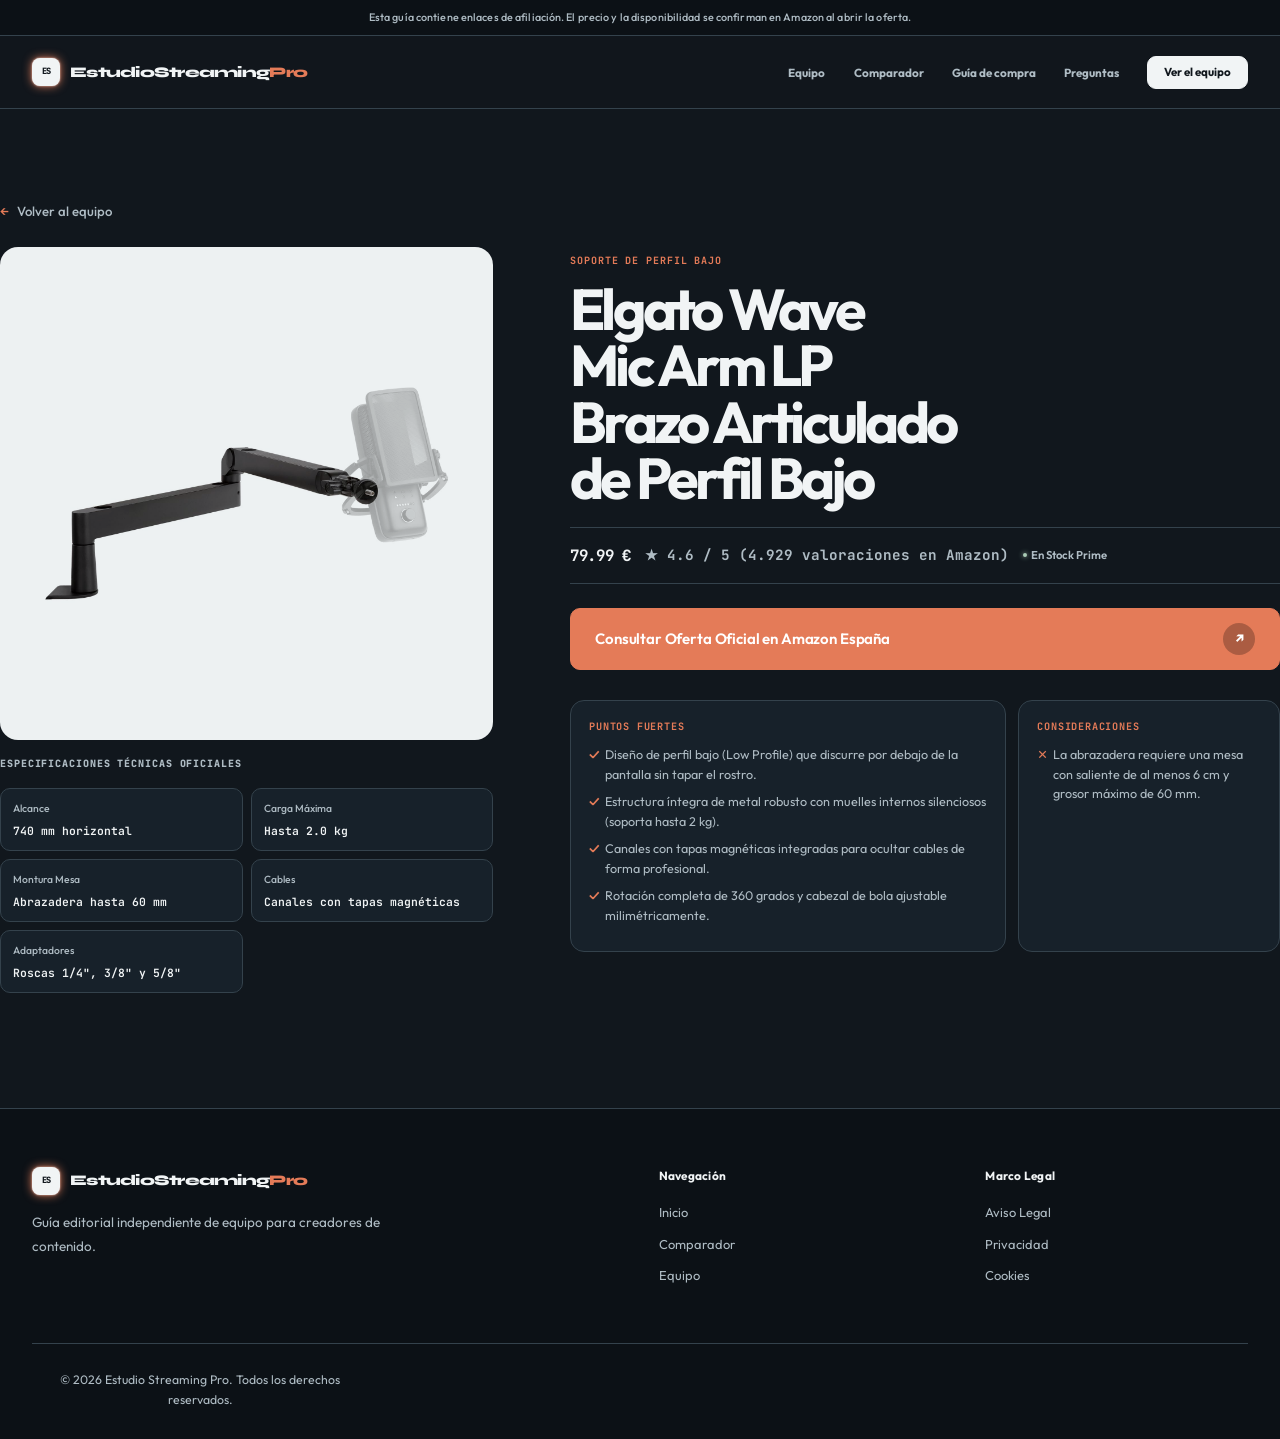
<file: fichas/elgato-wave-mic-arm-lp.html>
<!DOCTYPE html>
<html lang="es">
<head>
  <meta charset="UTF-8">
  <meta name="viewport" content="width=device-width, initial-scale=1.0">
  <title>Elgato Wave Mic Arm LP: guía de compra y especificaciones | Estudio Streaming Pro</title>
  <meta name="description" content="Conoce el formato, alcance y puntos clave del Elgato Wave Mic Arm LP antes de consultar la oferta.">
  <meta name="theme-color" content="#11171d">
  <link rel="icon" href="../assets/img/favicon.svg" type="image/svg+xml">
  <link rel="stylesheet" href="../assets/css/styles.css?v=taste_agency_v3_syne">
  <link rel="preconnect" href="https://fonts.googleapis.com">
  <link rel="preconnect" href="https://fonts.gstatic.com" crossorigin>
  <link href="https://fonts.googleapis.com/css2?family=JetBrains+Mono:wght@500;600;700;800&family=Outfit:wght@300;400;500;600;700&family=Syne:wght@600;700;800&display=swap" rel="stylesheet">
  
  <script type="application/ld+json">
  {
    "@context": "https://schema.org/",
    "@type": "Product",
    "name": "Elgato Wave Mic Arm LP Brazo Articulado de Perfil Bajo",
    "image": ["https://www.amazon.es/dp/B097376LKF"],
    "description": "Elgato Wave Mic Arm LP Brazo Articulado de Perfil Bajo con valoración de 4.6 estrellas sobre 5.",
    "sku": "B097376LKF",
    "brand": {
      "@type": "Brand",
      "name": "Elgato"
    },
    "offers": {
      "@type": "Offer",
      "url": "https://www.amazon.es/dp/B097376LKF?tag=compraacertada-21",
      "priceCurrency": "EUR",
      "price": "79.99",
      "availability": "https://schema.org/InStock",
      "seller": {
        "@type": "Organization",
        "name": "Amazon Espana"
      }
    },
    "aggregateRating": {
      "@type": "AggregateRating",
      "ratingValue": "4.6",
      "reviewCount": "4929"
    }
  }
  </script>
</head>
<body class="is-premium-page">
  <a class="skip-link" href="#contenido">Saltar al contenido</a>
  <!-- Ambient Space Atmosphere -->
  <div class="ambient-glow" aria-hidden="true"></div>
  <div class="ambient-grid-overlay" aria-hidden="true"></div>

  <!-- Transparent Affiliate Bar -->
  <aside class="affiliate-disclosure-bar">
    <div class="container">
      Esta guía contiene enlaces de afiliación. El precio y la disponibilidad se confirman en Amazon al abrir la oferta.
    </div>
  </aside>

  <!-- Sticky Studio Console Navbar -->
  <header class="navbar">
    <div class="container nav-inner">
      <a href="../index.html" class="nav-brand" aria-label="Estudio Streaming Pro Inicio">
        <span class="nav-brand-led" aria-hidden="true"></span>
        <span>EstudioStreaming<span style="color: var(--studio-signal);">Pro</span></span>
      </a>

      <!-- Desktop Navigation -->
      <nav aria-label="Navegación principal">
        <ul class="nav-menu">
          <li><a href="../index.html#hardware">Equipo</a></li>
          <li><a href="../comparador.html">Comparador</a></li>
          <li><a href="../index.html#criterios">Guía de compra</a></li>
          <li><a href="../index.html#faq">Preguntas</a></li>
          <li>
            <a href="../index.html#hardware" class="btn-secondary" style="padding: 6px 16px;">
              Ver el equipo
            </a>
          </li>
        </ul>
      </nav>

      <!-- Mobile Hamburger Button -->
      <button class="nav-toggle" id="nav-toggle-btn" aria-label="Abrir menú de navegación" aria-expanded="false" aria-controls="mobile-nav">
        <span class="nav-toggle-bar"></span>
        <span class="nav-toggle-bar"></span>
      </button>
    </div>
  </header>

  <!-- Mobile Drawer Overlay -->
  <div class="nav-drawer" id="mobile-nav" role="dialog" aria-modal="true" aria-label="Menú móvil">
    <ul class="nav-drawer-menu">
      <li><a href="../index.html" class="mobile-nav-link">Inicio</a></li>
      <li><a href="../index.html#hardware" class="mobile-nav-link">Equipo</a></li>
      <li><a href="../comparador.html" class="mobile-nav-link">Comparador</a></li>
      <li><a href="../index.html#faq" class="mobile-nav-link">Preguntas</a></li>
      <li>
        <a href="../index.html#hardware" class="btn-secondary" style="width: 100%; text-align: center; margin-top: 8px;">
          Ver el equipo
        </a>
      </li>
    </ul>
  </div>

  <main id="contenido" class="container" style="padding: 50px 0 90px;">
    <!-- Breadcrumb -->
    <div style="margin-bottom: 24px;">
      <a href="../index.html#hardware" style="color: var(--text-muted); text-decoration: none; font-size: 0.88rem; display: inline-flex; align-items: center; gap: 8px; font-weight: 500;">
        <span style="color: var(--studio-cyan);">←</span> Volver al equipo
      </a>
    </div>

    <!-- Product Layout Grid -->
    <div class="ficha-hero-grid">
      <!-- Columna 1: Galería y Especificaciones Técnicas -->
      <div>
        <div class="ficha-img-stage">
          <img src="../assets/img/B097376LKF.jpg" alt="Elgato Wave Mic Arm LP Brazo Articulado de Perfil Bajo" width="800" height="800" loading="lazy">
        </div>

        <div class="ficha-specs-card">
          <h3 style="color: var(--text-headline); font-size: 1.1rem; font-weight: 800; margin-bottom: 16px; letter-spacing: -0.01em;">
            Especificaciones Técnicas Oficiales
          </h3>
          <table class="ficha-specs-table">
            <tbody>
              <tr><td class="ficha-spec-key">Alcance</td><td class="ficha-spec-val">740 mm horizontal</td></tr>
              <tr><td class="ficha-spec-key">Carga Máxima</td><td class="ficha-spec-val">Hasta 2.0 kg</td></tr>
              <tr><td class="ficha-spec-key">Montura Mesa</td><td class="ficha-spec-val">Abrazadera hasta 60 mm</td></tr>
              <tr><td class="ficha-spec-key">Cables</td><td class="ficha-spec-val">Canales con tapas magnéticas</td></tr>
              <tr><td class="ficha-spec-key">Adaptadores</td><td class="ficha-spec-val">Roscas 1/4", 3/8" y 5/8"</td></tr>
            </tbody>
          </table>
        </div>
      </div>

      <!-- Columna 2: Veredicto y CTA oficial -->
      <div>
        <span class="hardware-badge badge-support">Soporte de Perfil Bajo</span>
        <h1 style="font-size: clamp(2rem, 3.5vw, 2.8rem); font-weight: 800; color: var(--text-headline); line-height: 1.18; margin-bottom: 16px; letter-spacing: -0.03em;">
          Elgato Wave Mic Arm LP Brazo Articulado de Perfil Bajo
        </h1>
        
        <div style="display: flex; align-items: baseline; gap: 16px; margin-bottom: 24px; flex-wrap: wrap;">
          <div class="price-display" style="font-size: 2.3rem;">79.99 €</div>
          <div style="color: #fbbf24; font-family: var(--font-mono); font-weight: 700; font-size: 0.95rem;">
            ★ 4.6 / 5 (4.929 valoraciones en Amazon)
          </div>
          <div class="stock-pill">En Stock Prime</div>
        </div>

        <div style="margin-bottom: 30px;">
          <a href="https://www.amazon.es/dp/B097376LKF?tag=compraacertada-21" class="btn-cta" style="width: 100%; justify-content: space-between; padding: 14px 24px; font-size: 1rem;" target="_blank" rel="nofollow sponsored noopener noreferrer">
            <span>Consultar Oferta Oficial en Amazon España</span>
            <span class="btn-icon-bubble" style="width: 32px; height: 32px; font-size: 0.95rem;" aria-hidden="true">↗</span>
          </a>
        </div>

        <!-- Pros & Cons Grid -->
        <div class="verdict-grid">
          <div class="pro-box">
            <div class="verdict-header-pro">
              <span>Puntos Fuertes</span>
            </div>
            <ul class="verdict-list">
              <li>Diseño de perfil bajo (Low Profile) que discurre por debajo de la pantalla sin tapar el rostro.</li>
              <li>Estructura íntegra de metal robusto con muelles internos silenciosos (soporta hasta 2 kg).</li>
              <li>Canales con tapas magnéticas integradas para ocultar cables de forma profesional.</li>
              <li>Rotación completa de 360 grados y cabezal de bola ajustable milimétricamente.</li>
            </ul>
          </div>
          <div class="contra-box">
            <div class="verdict-header-contra">
              <span>Consideraciones</span>
            </div>
            <ul class="verdict-list">
              <li>La abrazadera requiere una mesa con saliente de al menos 6 cm y grosor máximo de 60 mm.</li>
            </ul>
          </div>
        </div>
      </div>
    </div>
  </main>

  <!-- High-End Studio Footer -->
  <footer class="footer">
    <div class="container">
      <div class="footer-grid">
        <div>
          <div class="nav-brand" style="margin-bottom: 16px;">
            <span class="nav-brand-led" aria-hidden="true"></span>
            <span>EstudioStreaming<span style="color: var(--studio-cyan);">Pro</span></span>
          </div>
          <p style="line-height: 1.75; margin-bottom: 16px; color: var(--text-body);">
            Guía editorial independiente de equipo para creadores de contenido.
          </p>
        </div>
        <div>
          <h4 style="color: var(--text-headline); font-size: 0.95rem; font-weight: 700; margin-bottom: 16px; text-transform: uppercase; letter-spacing: 0.05em; font-family: var(--font-mono);">Navegación</h4>
          <ul class="footer-links">
            <li><a href="../index.html">Inicio</a></li>
            <li><a href="../comparador.html">Comparador</a></li>
            <li><a href="../index.html#hardware">Equipo</a></li>
          </ul>
        </div>
        <div>
          <h4 style="color: var(--text-headline); font-size: 0.95rem; font-weight: 700; margin-bottom: 16px; text-transform: uppercase; letter-spacing: 0.05em; font-family: var(--font-mono);">Marco Legal</h4>
          <ul class="footer-links">
            <li><a href="../aviso-legal.html">Aviso Legal</a></li>
            <li><a href="../privacidad.html">Privacidad</a></li>
            <li><a href="../cookies.html">Cookies</a></li>
          </ul>
        </div>
      </div>
      <div style="border-top: 1px solid var(--border-dim); padding-top: 26px; text-align: center; font-size: 0.82rem; color: var(--text-dim);">
        <p>&copy; 2026 Estudio Streaming Pro. Todos los derechos reservados.</p>
      </div>
    </div>
  </footer>

  <script src="../assets/js/main.js?v=taste_agency_2026" defer></script>
</body>
</html>
</file>
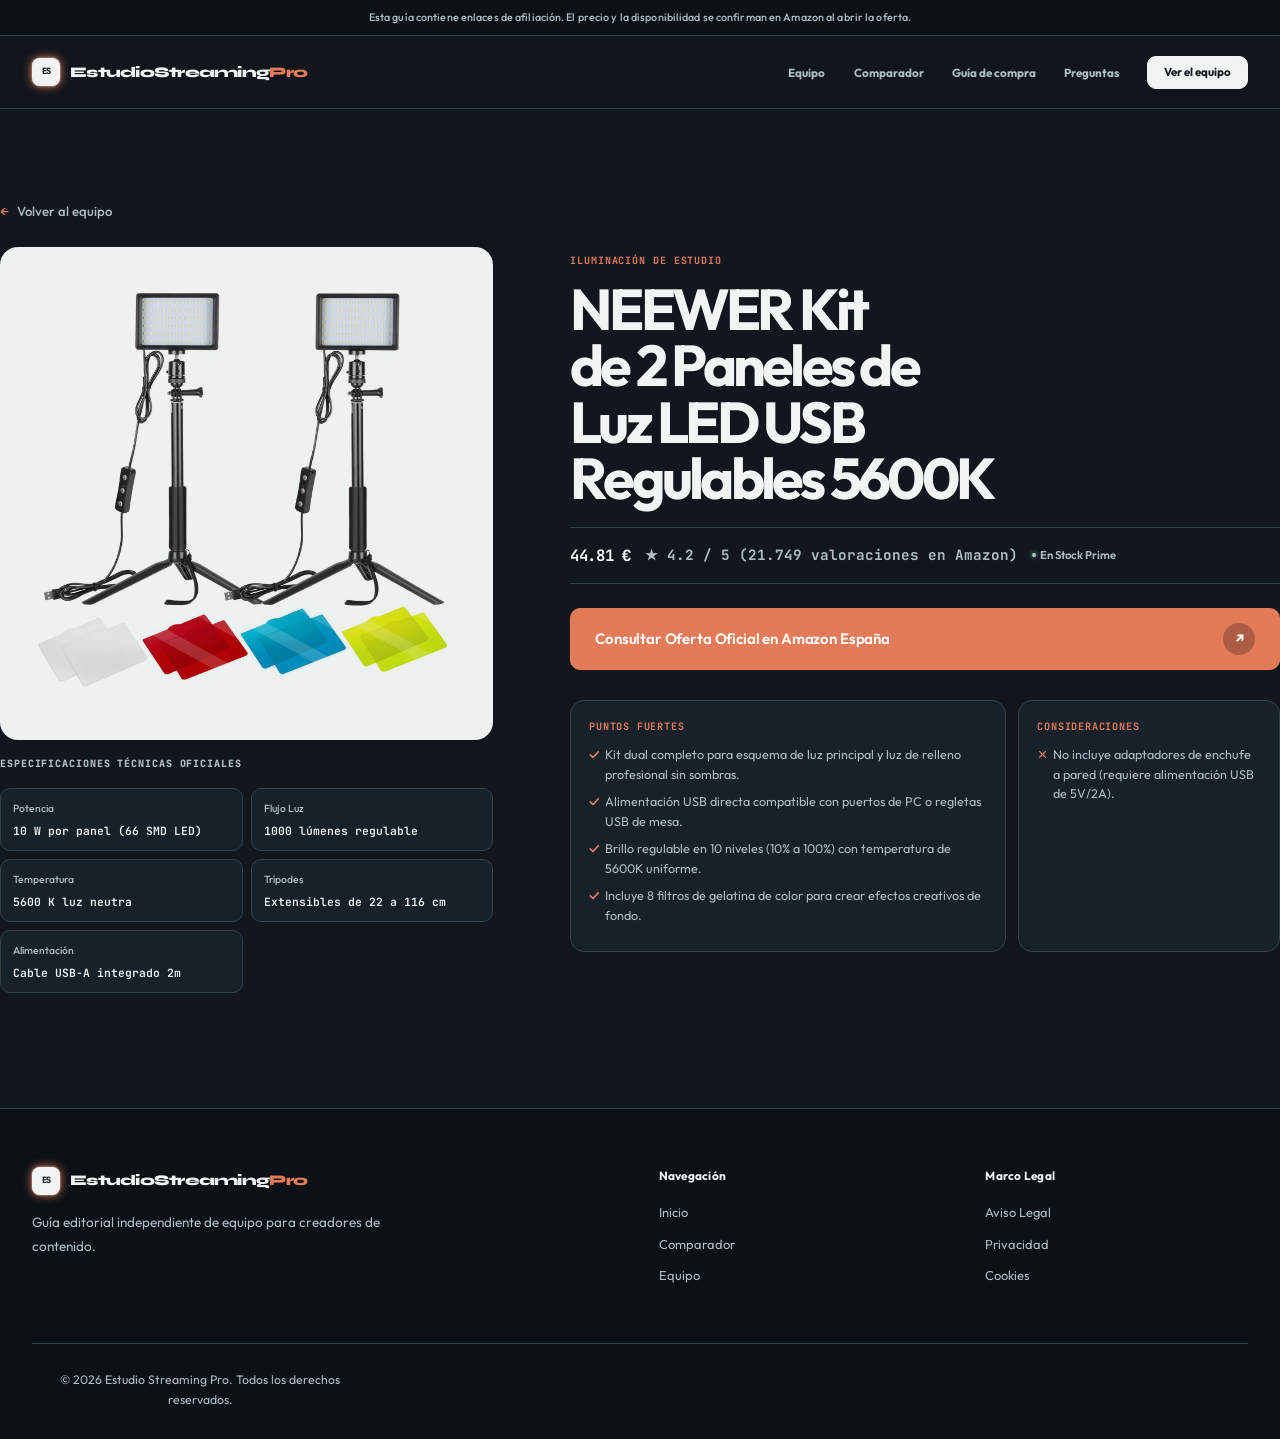
<file: fichas/neewer-kit-2-paneles-led-usb.html>
<!DOCTYPE html>
<html lang="es">
<head>
  <meta charset="UTF-8">
  <meta name="viewport" content="width=device-width, initial-scale=1.0">
  <title>NEEWER Kit de 2 paneles LED USB: guía de compra | Estudio Streaming Pro</title>
  <meta name="description" content="Conoce el formato, alimentación y puntos clave del kit NEEWER de 2 paneles LED USB antes de consultar la oferta.">
  <meta name="theme-color" content="#11171d">
  <link rel="icon" href="../assets/img/favicon.svg" type="image/svg+xml">
  <link rel="stylesheet" href="../assets/css/styles.css?v=taste_agency_v3_syne">
  <link rel="preconnect" href="https://fonts.googleapis.com">
  <link rel="preconnect" href="https://fonts.gstatic.com" crossorigin>
  <link href="https://fonts.googleapis.com/css2?family=JetBrains+Mono:wght@500;600;700;800&family=Outfit:wght@300;400;500;600;700&family=Syne:wght@600;700;800&display=swap" rel="stylesheet">
  
  <script type="application/ld+json">
  {
    "@context": "https://schema.org/",
    "@type": "Product",
    "name": "NEEWER Kit de 2 Paneles de Luz LED USB Regulables 5600K",
    "image": ["https://www.amazon.es/dp/B07T8FBZC2"],
    "description": "NEEWER Kit de 2 Paneles de Luz LED USB Regulables 5600K con valoración de 4.2 estrellas sobre 5.",
    "sku": "B07T8FBZC2",
    "brand": {
      "@type": "Brand",
      "name": "NEEWER"
    },
    "offers": {
      "@type": "Offer",
      "url": "https://www.amazon.es/dp/B07T8FBZC2?tag=compraacertada-21",
      "priceCurrency": "EUR",
      "price": "44.81",
      "availability": "https://schema.org/InStock",
      "seller": {
        "@type": "Organization",
        "name": "Amazon Espana"
      }
    },
    "aggregateRating": {
      "@type": "AggregateRating",
      "ratingValue": "4.2",
      "reviewCount": "21749"
    }
  }
  </script>
</head>
<body class="is-premium-page">
  <a class="skip-link" href="#contenido">Saltar al contenido</a>
  <!-- Ambient Space Atmosphere -->
  <div class="ambient-glow" aria-hidden="true"></div>
  <div class="ambient-grid-overlay" aria-hidden="true"></div>

  <!-- Transparent Affiliate Bar -->
  <aside class="affiliate-disclosure-bar">
    <div class="container">
      Esta guía contiene enlaces de afiliación. El precio y la disponibilidad se confirman en Amazon al abrir la oferta.
    </div>
  </aside>

  <!-- Sticky Studio Console Navbar -->
  <header class="navbar">
    <div class="container nav-inner">
      <a href="../index.html" class="nav-brand" aria-label="Estudio Streaming Pro Inicio">
        <span class="nav-brand-led" aria-hidden="true"></span>
        <span>EstudioStreaming<span style="color: var(--studio-signal);">Pro</span></span>
      </a>

      <!-- Desktop Navigation -->
      <nav aria-label="Navegación principal">
        <ul class="nav-menu">
          <li><a href="../index.html#hardware">Equipo</a></li>
          <li><a href="../comparador.html">Comparador</a></li>
          <li><a href="../index.html#criterios">Guía de compra</a></li>
          <li><a href="../index.html#faq">Preguntas</a></li>
          <li>
            <a href="../index.html#hardware" class="btn-secondary" style="padding: 6px 16px;">
              Ver el equipo
            </a>
          </li>
        </ul>
      </nav>

      <!-- Mobile Hamburger Button -->
      <button class="nav-toggle" id="nav-toggle-btn" aria-label="Abrir menú de navegación" aria-expanded="false" aria-controls="mobile-nav">
        <span class="nav-toggle-bar"></span>
        <span class="nav-toggle-bar"></span>
      </button>
    </div>
  </header>

  <!-- Mobile Drawer Overlay -->
  <div class="nav-drawer" id="mobile-nav" role="dialog" aria-modal="true" aria-label="Menú móvil">
    <ul class="nav-drawer-menu">
      <li><a href="../index.html" class="mobile-nav-link">Inicio</a></li>
      <li><a href="../index.html#hardware" class="mobile-nav-link">Equipo</a></li>
      <li><a href="../comparador.html" class="mobile-nav-link">Comparador</a></li>
      <li><a href="../index.html#faq" class="mobile-nav-link">Preguntas</a></li>
      <li>
        <a href="../index.html#hardware" class="btn-secondary" style="width: 100%; text-align: center; margin-top: 8px;">
          Ver el equipo
        </a>
      </li>
    </ul>
  </div>

  <main id="contenido" class="container" style="padding: 50px 0 90px;">
    <!-- Breadcrumb -->
    <div style="margin-bottom: 24px;">
      <a href="../index.html#hardware" style="color: var(--text-muted); text-decoration: none; font-size: 0.88rem; display: inline-flex; align-items: center; gap: 8px; font-weight: 500;">
        <span style="color: var(--studio-cyan);">←</span> Volver al equipo
      </a>
    </div>

    <!-- Product Layout Grid -->
    <div class="ficha-hero-grid">
      <!-- Columna 1: Galería y Especificaciones Técnicas -->
      <div>
        <div class="ficha-img-stage">
          <img src="../assets/img/B07T8FBZC2.jpg" alt="NEEWER Kit de 2 Paneles de Luz LED USB Regulables 5600K" width="800" height="800" loading="lazy">
        </div>

        <div class="ficha-specs-card">
          <h3 style="color: var(--text-headline); font-size: 1.1rem; font-weight: 800; margin-bottom: 16px; letter-spacing: -0.01em;">
            Especificaciones Técnicas Oficiales
          </h3>
          <table class="ficha-specs-table">
            <tbody>
              <tr><td class="ficha-spec-key">Potencia</td><td class="ficha-spec-val">10 W por panel (66 SMD LED)</td></tr>
              <tr><td class="ficha-spec-key">Flujo Luz</td><td class="ficha-spec-val">1000 lúmenes regulable</td></tr>
              <tr><td class="ficha-spec-key">Temperatura</td><td class="ficha-spec-val">5600 K luz neutra</td></tr>
              <tr><td class="ficha-spec-key">Trípodes</td><td class="ficha-spec-val">Extensibles de 22 a 116 cm</td></tr>
              <tr><td class="ficha-spec-key">Alimentación</td><td class="ficha-spec-val">Cable USB-A integrado 2m</td></tr>
            </tbody>
          </table>
        </div>
      </div>

      <!-- Columna 2: Veredicto y CTA oficial -->
      <div>
        <span class="hardware-badge badge-support">Iluminación de Estudio</span>
        <h1 style="font-size: clamp(2rem, 3.5vw, 2.8rem); font-weight: 800; color: var(--text-headline); line-height: 1.18; margin-bottom: 16px; letter-spacing: -0.03em;">
          NEEWER Kit de 2 Paneles de Luz LED USB Regulables 5600K
        </h1>
        
        <div style="display: flex; align-items: baseline; gap: 16px; margin-bottom: 24px; flex-wrap: wrap;">
          <div class="price-display" style="font-size: 2.3rem;">44.81 €</div>
          <div style="color: #fbbf24; font-family: var(--font-mono); font-weight: 700; font-size: 0.95rem;">
            ★ 4.2 / 5 (21.749 valoraciones en Amazon)
          </div>
          <div class="stock-pill">En Stock Prime</div>
        </div>

        <div style="margin-bottom: 30px;">
          <a href="https://www.amazon.es/dp/B07T8FBZC2?tag=compraacertada-21" class="btn-cta" style="width: 100%; justify-content: space-between; padding: 14px 24px; font-size: 1rem;" target="_blank" rel="nofollow sponsored noopener noreferrer">
            <span>Consultar Oferta Oficial en Amazon España</span>
            <span class="btn-icon-bubble" style="width: 32px; height: 32px; font-size: 0.95rem;" aria-hidden="true">↗</span>
          </a>
        </div>

        <!-- Pros & Cons Grid -->
        <div class="verdict-grid">
          <div class="pro-box">
            <div class="verdict-header-pro">
              <span>Puntos Fuertes</span>
            </div>
            <ul class="verdict-list">
              <li>Kit dual completo para esquema de luz principal y luz de relleno profesional sin sombras.</li>
              <li>Alimentación USB directa compatible con puertos de PC o regletas USB de mesa.</li>
              <li>Brillo regulable en 10 niveles (10% a 100%) con temperatura de 5600K uniforme.</li>
              <li>Incluye 8 filtros de gelatina de color para crear efectos creativos de fondo.</li>
            </ul>
          </div>
          <div class="contra-box">
            <div class="verdict-header-contra">
              <span>Consideraciones</span>
            </div>
            <ul class="verdict-list">
              <li>No incluye adaptadores de enchufe a pared (requiere alimentación USB de 5V/2A).</li>
            </ul>
          </div>
        </div>
      </div>
    </div>
  </main>

  <!-- High-End Studio Footer -->
  <footer class="footer">
    <div class="container">
      <div class="footer-grid">
        <div>
          <div class="nav-brand" style="margin-bottom: 16px;">
            <span class="nav-brand-led" aria-hidden="true"></span>
            <span>EstudioStreaming<span style="color: var(--studio-cyan);">Pro</span></span>
          </div>
          <p style="line-height: 1.75; margin-bottom: 16px; color: var(--text-body);">
            Guía editorial independiente de equipo para creadores de contenido.
          </p>
        </div>
        <div>
          <h4 style="color: var(--text-headline); font-size: 0.95rem; font-weight: 700; margin-bottom: 16px; text-transform: uppercase; letter-spacing: 0.05em; font-family: var(--font-mono);">Navegación</h4>
          <ul class="footer-links">
            <li><a href="../index.html">Inicio</a></li>
            <li><a href="../comparador.html">Comparador</a></li>
            <li><a href="../index.html#hardware">Equipo</a></li>
          </ul>
        </div>
        <div>
          <h4 style="color: var(--text-headline); font-size: 0.95rem; font-weight: 700; margin-bottom: 16px; text-transform: uppercase; letter-spacing: 0.05em; font-family: var(--font-mono);">Marco Legal</h4>
          <ul class="footer-links">
            <li><a href="../aviso-legal.html">Aviso Legal</a></li>
            <li><a href="../privacidad.html">Privacidad</a></li>
            <li><a href="../cookies.html">Cookies</a></li>
          </ul>
        </div>
      </div>
      <div style="border-top: 1px solid var(--border-dim); padding-top: 26px; text-align: center; font-size: 0.82rem; color: var(--text-dim);">
        <p>&copy; 2026 Estudio Streaming Pro. Todos los derechos reservados.</p>
      </div>
    </div>
  </footer>

  <script src="../assets/js/main.js?v=taste_agency_2026" defer></script>
</body>
</html>
</file>
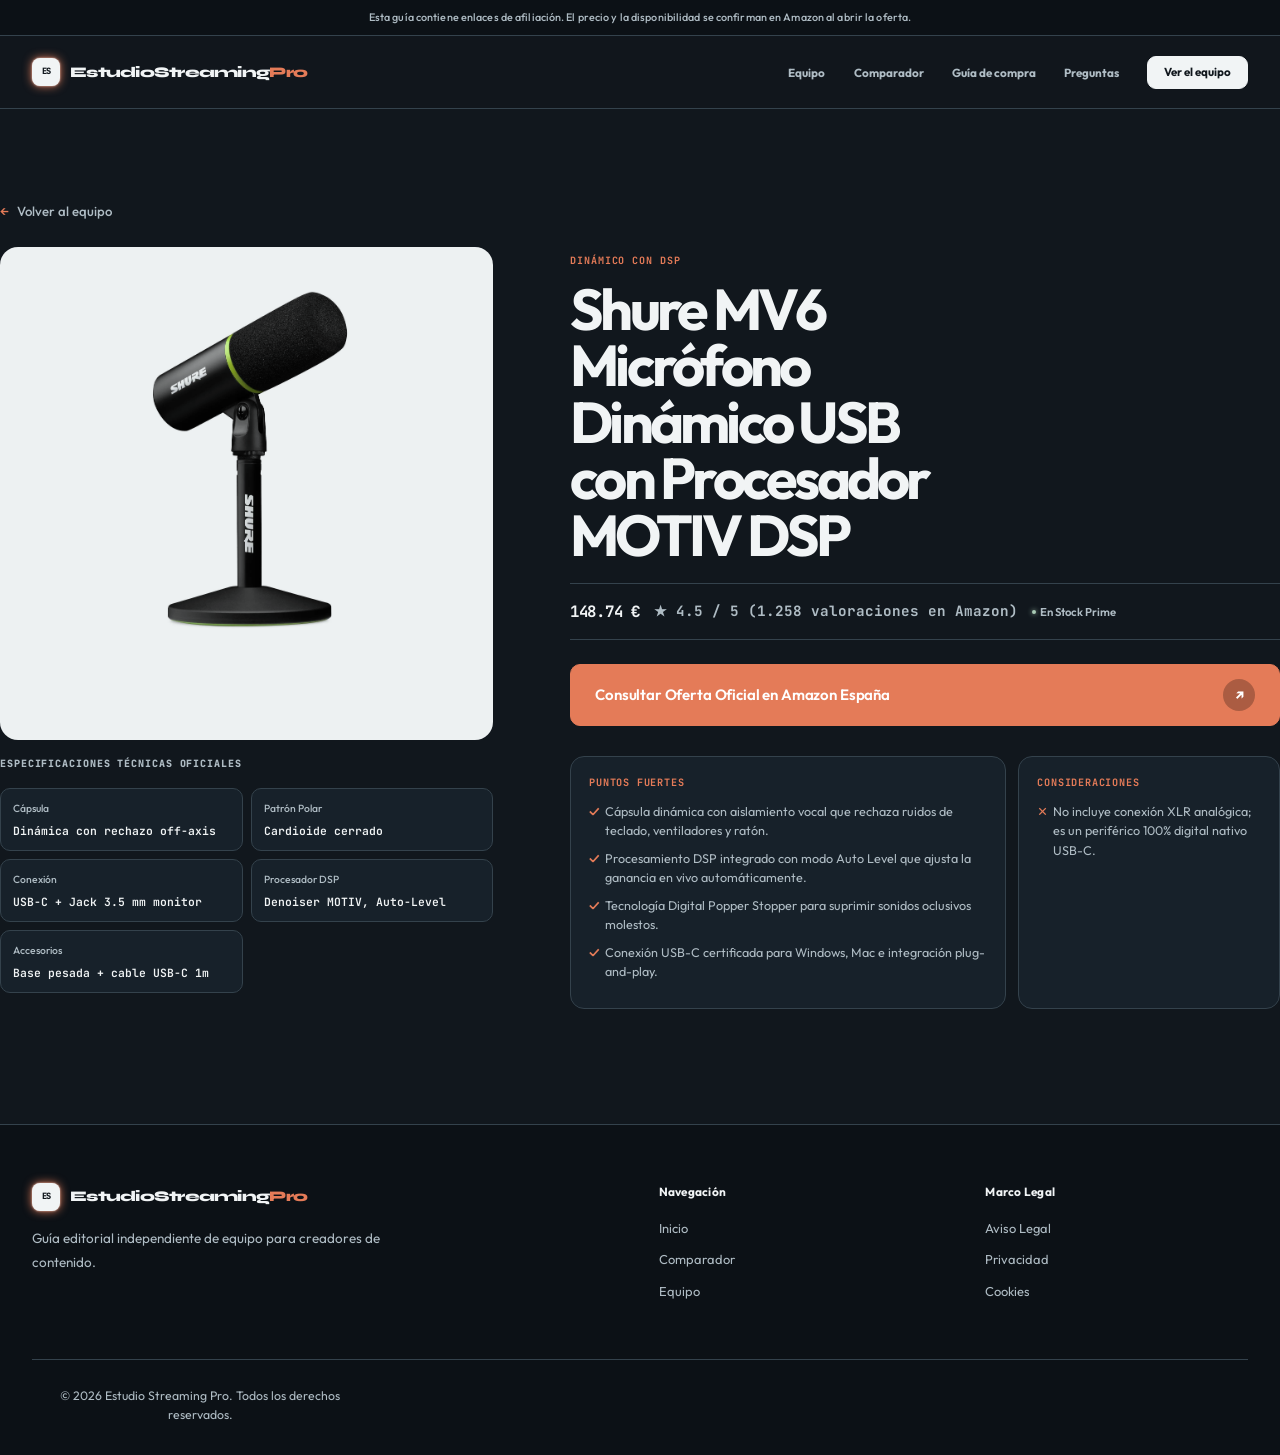
<file: fichas/shure-mv6.html>
<!DOCTYPE html>
<html lang="es">
<head>
  <meta charset="UTF-8">
  <meta name="viewport" content="width=device-width, initial-scale=1.0">
  <title>Shure MV6: guía de compra y especificaciones | Estudio Streaming Pro</title>
  <meta name="description" content="Conoce las conexiones, procesamiento y puntos clave del Shure MV6 antes de consultar la oferta.">
  <meta name="theme-color" content="#11171d">
  <link rel="icon" href="../assets/img/favicon.svg" type="image/svg+xml">
  <link rel="stylesheet" href="../assets/css/styles.css?v=taste_agency_v3_syne">
  <link rel="preconnect" href="https://fonts.googleapis.com">
  <link rel="preconnect" href="https://fonts.gstatic.com" crossorigin>
  <link href="https://fonts.googleapis.com/css2?family=JetBrains+Mono:wght@500;600;700;800&family=Outfit:wght@300;400;500;600;700&family=Syne:wght@600;700;800&display=swap" rel="stylesheet">
  
  <script type="application/ld+json">
  {
    "@context": "https://schema.org/",
    "@type": "Product",
    "name": "Shure MV6 Micrófono Dinámico USB con Procesador MOTIV DSP",
    "image": ["https://www.amazon.es/dp/B0DBJ5DBL8"],
    "description": "Shure MV6 Micrófono Dinámico USB con Procesador MOTIV DSP con valoración de 4.5 estrellas sobre 5.",
    "sku": "B0DBJ5DBL8",
    "brand": {
      "@type": "Brand",
      "name": "Shure"
    },
    "offers": {
      "@type": "Offer",
      "url": "https://www.amazon.es/dp/B0DBJ5DBL8?tag=compraacertada-21",
      "priceCurrency": "EUR",
      "price": "148.74",
      "availability": "https://schema.org/InStock",
      "seller": {
        "@type": "Organization",
        "name": "Amazon Espana"
      }
    },
    "aggregateRating": {
      "@type": "AggregateRating",
      "ratingValue": "4.5",
      "reviewCount": "1258"
    }
  }
  </script>
</head>
<body class="is-premium-page">
  <a class="skip-link" href="#contenido">Saltar al contenido</a>
  <!-- Ambient Space Atmosphere -->
  <div class="ambient-glow" aria-hidden="true"></div>
  <div class="ambient-grid-overlay" aria-hidden="true"></div>

  <!-- Transparent Affiliate Bar -->
  <aside class="affiliate-disclosure-bar">
    <div class="container">
      Esta guía contiene enlaces de afiliación. El precio y la disponibilidad se confirman en Amazon al abrir la oferta.
    </div>
  </aside>

  <!-- Sticky Studio Console Navbar -->
  <header class="navbar">
    <div class="container nav-inner">
      <a href="../index.html" class="nav-brand" aria-label="Estudio Streaming Pro Inicio">
        <span class="nav-brand-led" aria-hidden="true"></span>
        <span>EstudioStreaming<span style="color: var(--studio-signal);">Pro</span></span>
      </a>

      <!-- Desktop Navigation -->
      <nav aria-label="Navegación principal">
        <ul class="nav-menu">
          <li><a href="../index.html#hardware">Equipo</a></li>
          <li><a href="../comparador.html">Comparador</a></li>
          <li><a href="../index.html#criterios">Guía de compra</a></li>
          <li><a href="../index.html#faq">Preguntas</a></li>
          <li>
            <a href="../index.html#hardware" class="btn-secondary" style="padding: 6px 16px;">
              Ver el equipo
            </a>
          </li>
        </ul>
      </nav>

      <!-- Mobile Hamburger Button -->
      <button class="nav-toggle" id="nav-toggle-btn" aria-label="Abrir menú de navegación" aria-expanded="false" aria-controls="mobile-nav">
        <span class="nav-toggle-bar"></span>
        <span class="nav-toggle-bar"></span>
      </button>
    </div>
  </header>

  <!-- Mobile Drawer Overlay -->
  <div class="nav-drawer" id="mobile-nav" role="dialog" aria-modal="true" aria-label="Menú móvil">
    <ul class="nav-drawer-menu">
      <li><a href="../index.html" class="mobile-nav-link">Inicio</a></li>
      <li><a href="../index.html#hardware" class="mobile-nav-link">Equipo</a></li>
      <li><a href="../comparador.html" class="mobile-nav-link">Comparador</a></li>
      <li><a href="../index.html#faq" class="mobile-nav-link">Preguntas</a></li>
      <li>
        <a href="../index.html#hardware" class="btn-secondary" style="width: 100%; text-align: center; margin-top: 8px;">
          Ver el equipo
        </a>
      </li>
    </ul>
  </div>

  <main id="contenido" class="container" style="padding: 50px 0 90px;">
    <!-- Breadcrumb -->
    <div style="margin-bottom: 24px;">
      <a href="../index.html#hardware" style="color: var(--text-muted); text-decoration: none; font-size: 0.88rem; display: inline-flex; align-items: center; gap: 8px; font-weight: 500;">
        <span style="color: var(--studio-cyan);">←</span> Volver al equipo
      </a>
    </div>

    <!-- Product Layout Grid -->
    <div class="ficha-hero-grid">
      <!-- Columna 1: Galería y Especificaciones Técnicas -->
      <div>
        <div class="ficha-img-stage">
          <img src="../assets/img/B0DBJ5DBL8.jpg" alt="Shure MV6 Micrófono Dinámico USB con Procesador MOTIV DSP" width="800" height="800" loading="lazy">
        </div>

        <div class="ficha-specs-card">
          <h3 style="color: var(--text-headline); font-size: 1.1rem; font-weight: 800; margin-bottom: 16px; letter-spacing: -0.01em;">
            Especificaciones Técnicas Oficiales
          </h3>
          <table class="ficha-specs-table">
            <tbody>
              <tr><td class="ficha-spec-key">Cápsula</td><td class="ficha-spec-val">Dinámica con rechazo off-axis</td></tr>
              <tr><td class="ficha-spec-key">Patrón Polar</td><td class="ficha-spec-val">Cardioide cerrado</td></tr>
              <tr><td class="ficha-spec-key">Conexión</td><td class="ficha-spec-val">USB-C + Jack 3.5 mm monitor</td></tr>
              <tr><td class="ficha-spec-key">Procesador DSP</td><td class="ficha-spec-val">Denoiser MOTIV, Auto-Level</td></tr>
              <tr><td class="ficha-spec-key">Accesorios</td><td class="ficha-spec-val">Base pesada + cable USB-C 1m</td></tr>
            </tbody>
          </table>
        </div>
      </div>

      <!-- Columna 2: Veredicto y CTA oficial -->
      <div>
        <span class="hardware-badge badge-studio">Dinámico con DSP</span>
        <h1 style="font-size: clamp(2rem, 3.5vw, 2.8rem); font-weight: 800; color: var(--text-headline); line-height: 1.18; margin-bottom: 16px; letter-spacing: -0.03em;">
          Shure MV6 Micrófono Dinámico USB con Procesador MOTIV DSP
        </h1>
        
        <div style="display: flex; align-items: baseline; gap: 16px; margin-bottom: 24px; flex-wrap: wrap;">
          <div class="price-display" style="font-size: 2.3rem;">148.74 €</div>
          <div style="color: #fbbf24; font-family: var(--font-mono); font-weight: 700; font-size: 0.95rem;">
            ★ 4.5 / 5 (1.258 valoraciones en Amazon)
          </div>
          <div class="stock-pill">En Stock Prime</div>
        </div>

        <div style="margin-bottom: 30px;">
          <a href="https://www.amazon.es/dp/B0DBJ5DBL8?tag=compraacertada-21" class="btn-cta" style="width: 100%; justify-content: space-between; padding: 14px 24px; font-size: 1rem;" target="_blank" rel="nofollow sponsored noopener noreferrer">
            <span>Consultar Oferta Oficial en Amazon España</span>
            <span class="btn-icon-bubble" style="width: 32px; height: 32px; font-size: 0.95rem;" aria-hidden="true">↗</span>
          </a>
        </div>

        <!-- Pros & Cons Grid -->
        <div class="verdict-grid">
          <div class="pro-box">
            <div class="verdict-header-pro">
              <span>Puntos Fuertes</span>
            </div>
            <ul class="verdict-list">
              <li>Cápsula dinámica con aislamiento vocal que rechaza ruidos de teclado, ventiladores y ratón.</li>
              <li>Procesamiento DSP integrado con modo Auto Level que ajusta la ganancia en vivo automáticamente.</li>
              <li>Tecnología Digital Popper Stopper para suprimir sonidos oclusivos molestos.</li>
              <li>Conexión USB-C certificada para Windows, Mac e integración plug-and-play.</li>
            </ul>
          </div>
          <div class="contra-box">
            <div class="verdict-header-contra">
              <span>Consideraciones</span>
            </div>
            <ul class="verdict-list">
              <li>No incluye conexión XLR analógica; es un periférico 100% digital nativo USB-C.</li>
            </ul>
          </div>
        </div>
      </div>
    </div>
  </main>

  <!-- High-End Studio Footer -->
  <footer class="footer">
    <div class="container">
      <div class="footer-grid">
        <div>
          <div class="nav-brand" style="margin-bottom: 16px;">
            <span class="nav-brand-led" aria-hidden="true"></span>
            <span>EstudioStreaming<span style="color: var(--studio-cyan);">Pro</span></span>
          </div>
          <p style="line-height: 1.75; margin-bottom: 16px; color: var(--text-body);">
            Guía editorial independiente de equipo para creadores de contenido.
          </p>
        </div>
        <div>
          <h4 style="color: var(--text-headline); font-size: 0.95rem; font-weight: 700; margin-bottom: 16px; text-transform: uppercase; letter-spacing: 0.05em; font-family: var(--font-mono);">Navegación</h4>
          <ul class="footer-links">
            <li><a href="../index.html">Inicio</a></li>
            <li><a href="../comparador.html">Comparador</a></li>
            <li><a href="../index.html#hardware">Equipo</a></li>
          </ul>
        </div>
        <div>
          <h4 style="color: var(--text-headline); font-size: 0.95rem; font-weight: 700; margin-bottom: 16px; text-transform: uppercase; letter-spacing: 0.05em; font-family: var(--font-mono);">Marco Legal</h4>
          <ul class="footer-links">
            <li><a href="../aviso-legal.html">Aviso Legal</a></li>
            <li><a href="../privacidad.html">Privacidad</a></li>
            <li><a href="../cookies.html">Cookies</a></li>
          </ul>
        </div>
      </div>
      <div style="border-top: 1px solid var(--border-dim); padding-top: 26px; text-align: center; font-size: 0.82rem; color: var(--text-dim);">
        <p>&copy; 2026 Estudio Streaming Pro. Todos los derechos reservados.</p>
      </div>
    </div>
  </footer>

  <script src="../assets/js/main.js?v=taste_agency_2026" defer></script>
</body>
</html>
</file>
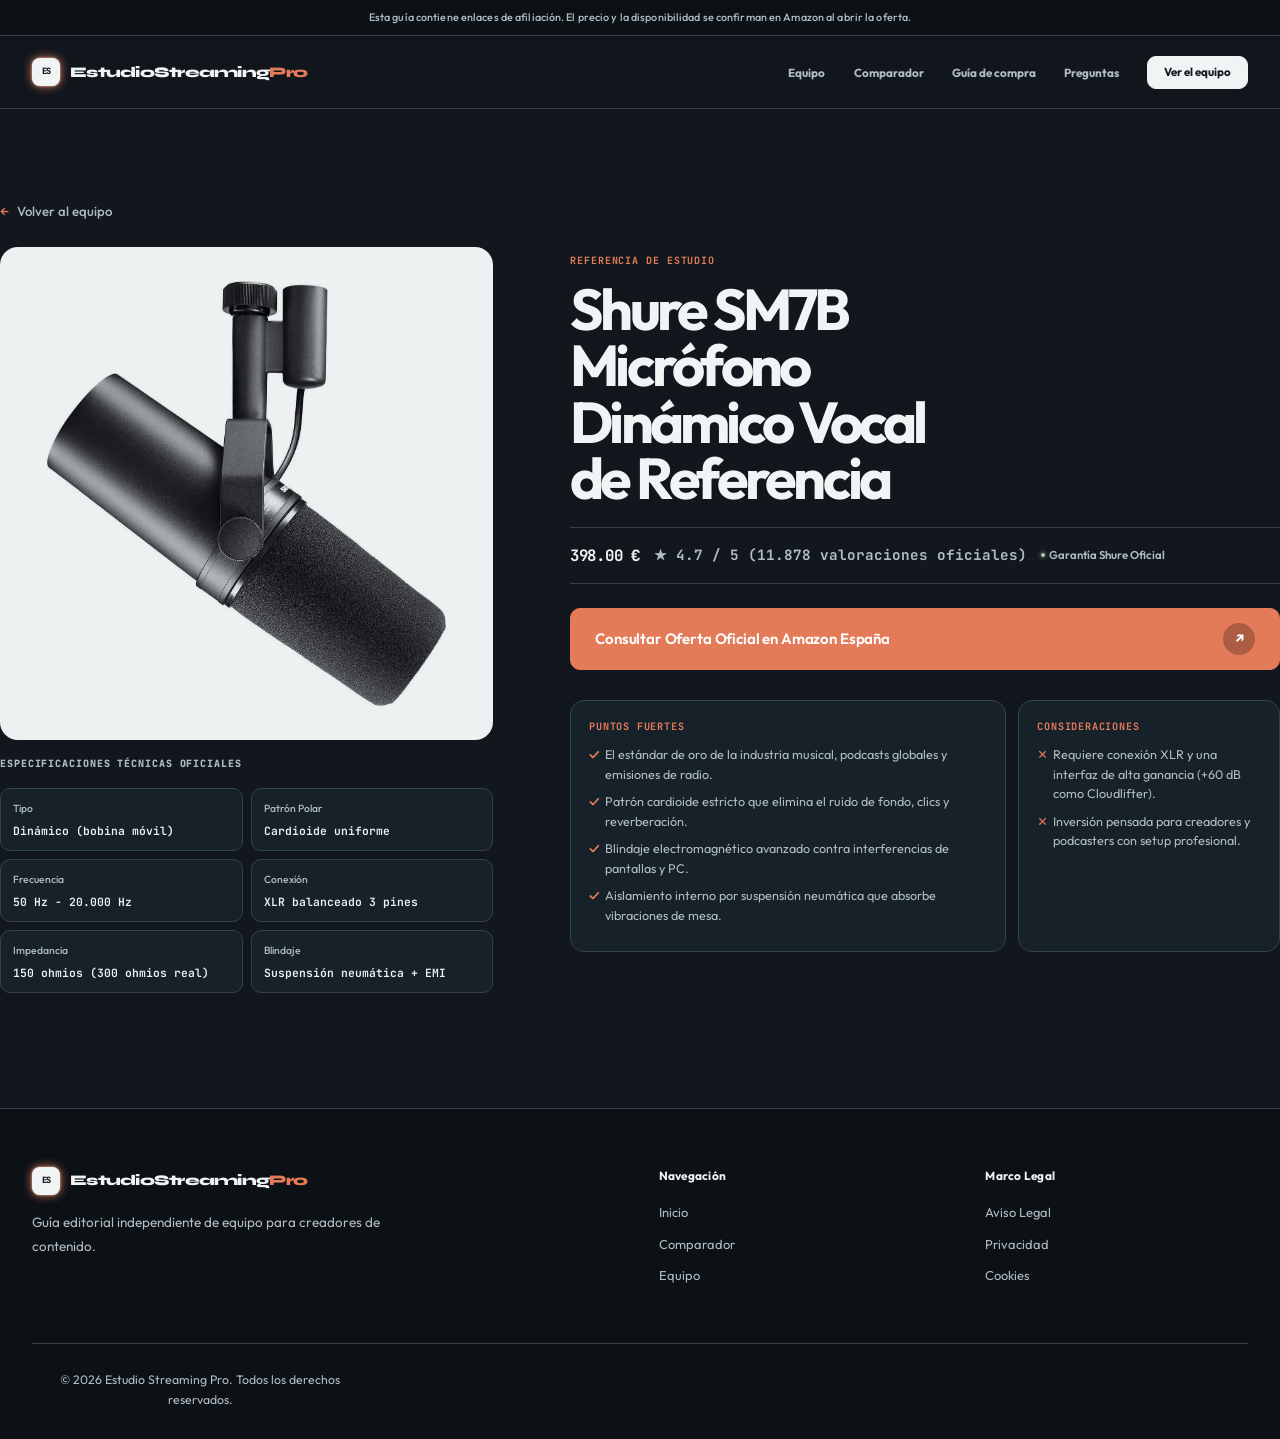
<file: fichas/shure-sm7b.html>
<!DOCTYPE html>
<html lang="es">
<head>
  <meta charset="UTF-8">
  <meta name="viewport" content="width=device-width, initial-scale=1.0">
  <title>Shure SM7B: guía de compra y especificaciones | Estudio Streaming Pro</title>
  <meta name="description" content="Conoce las conexiones, requisitos y puntos clave del Shure SM7B antes de consultar la oferta.">
  <meta name="theme-color" content="#11171d">
  <link rel="icon" href="../assets/img/favicon.svg" type="image/svg+xml">
  <link rel="stylesheet" href="../assets/css/styles.css?v=taste_agency_v3_syne">
  <link rel="preconnect" href="https://fonts.googleapis.com">
  <link rel="preconnect" href="https://fonts.gstatic.com" crossorigin>
  <link href="https://fonts.googleapis.com/css2?family=JetBrains+Mono:wght@500;600;700;800&family=Outfit:wght@300;400;500;600;700&family=Syne:wght@600;700;800&display=swap" rel="stylesheet">
  
  <script type="application/ld+json">
  {
    "@context": "https://schema.org/",
    "@type": "Product",
    "name": "Shure SM7B Micrófono Dinámico Vocal de Referencia",
    "image": ["https://www.amazon.es/dp/B0002E4Z8M"],
    "description": "Shure SM7B Micrófono Dinámico Vocal para Grabación y Podcasting con valoración de 4.7 estrellas sobre 5.",
    "sku": "B0002E4Z8M",
    "brand": {
      "@type": "Brand",
      "name": "Shure"
    },
    "offers": {
      "@type": "Offer",
      "url": "https://www.amazon.es/dp/B0002E4Z8M?tag=compraacertada-21",
      "priceCurrency": "EUR",
      "price": "398.0",
      "availability": "https://schema.org/InStock",
      "seller": {
        "@type": "Organization",
        "name": "Amazon Espana"
      }
    },
    "aggregateRating": {
      "@type": "AggregateRating",
      "ratingValue": "4.7",
      "reviewCount": "11878"
    }
  }
  </script>
</head>
<body class="is-premium-page">
  <a class="skip-link" href="#contenido">Saltar al contenido</a>
  <!-- Ambient Space Atmosphere -->
  <div class="ambient-glow" aria-hidden="true"></div>
  <div class="ambient-grid-overlay" aria-hidden="true"></div>

  <!-- Transparent Affiliate Bar -->
  <aside class="affiliate-disclosure-bar">
    <div class="container">
      Esta guía contiene enlaces de afiliación. El precio y la disponibilidad se confirman en Amazon al abrir la oferta.
    </div>
  </aside>

  <!-- Sticky Studio Console Navbar -->
  <header class="navbar">
    <div class="container nav-inner">
      <a href="../index.html" class="nav-brand" aria-label="Estudio Streaming Pro Inicio">
        <span class="nav-brand-led" aria-hidden="true"></span>
        <span>EstudioStreaming<span style="color: var(--studio-signal);">Pro</span></span>
      </a>

      <!-- Desktop Navigation -->
      <nav aria-label="Navegación principal">
        <ul class="nav-menu">
          <li><a href="../index.html#hardware">Equipo</a></li>
          <li><a href="../comparador.html">Comparador</a></li>
          <li><a href="../index.html#criterios">Guía de compra</a></li>
          <li><a href="../index.html#faq">Preguntas</a></li>
          <li>
            <a href="../index.html#hardware" class="btn-secondary" style="padding: 6px 16px;">
              Ver el equipo
            </a>
          </li>
        </ul>
      </nav>

      <!-- Mobile Hamburger Button -->
      <button class="nav-toggle" id="nav-toggle-btn" aria-label="Abrir menú de navegación" aria-expanded="false" aria-controls="mobile-nav">
        <span class="nav-toggle-bar"></span>
        <span class="nav-toggle-bar"></span>
      </button>
    </div>
  </header>

  <!-- Mobile Drawer Overlay -->
  <div class="nav-drawer" id="mobile-nav" role="dialog" aria-modal="true" aria-label="Menú móvil">
    <ul class="nav-drawer-menu">
      <li><a href="../index.html" class="mobile-nav-link">Inicio</a></li>
      <li><a href="../index.html#hardware" class="mobile-nav-link">Equipo</a></li>
      <li><a href="../comparador.html" class="mobile-nav-link">Comparador</a></li>
      <li><a href="../index.html#faq" class="mobile-nav-link">Preguntas</a></li>
      <li>
        <a href="../index.html#hardware" class="btn-secondary" style="width: 100%; text-align: center; margin-top: 8px;">
          Ver el equipo
        </a>
      </li>
    </ul>
  </div>

  <main id="contenido" class="container" style="padding: 50px 0 90px;">
    <!-- Breadcrumb -->
    <div style="margin-bottom: 24px;">
      <a href="../index.html#hardware" style="color: var(--text-muted); text-decoration: none; font-size: 0.88rem; display: inline-flex; align-items: center; gap: 8px; font-weight: 500;">
        <span style="color: var(--studio-cyan);">←</span> Volver al equipo
      </a>
    </div>

    <!-- Product Layout Grid -->
    <div class="ficha-hero-grid">
      <!-- Columna 1: Galería y Especificaciones Técnicas -->
      <div>
        <div class="ficha-img-stage">
          <img src="../assets/img/B0002E4Z8M.jpg" alt="Shure SM7B Micrófono Dinámico Vocal de Referencia" width="800" height="800" loading="lazy">
        </div>

        <div class="ficha-specs-card">
          <h3 style="color: var(--text-headline); font-size: 1.1rem; font-weight: 800; margin-bottom: 16px; letter-spacing: -0.01em;">
            Especificaciones Técnicas Oficiales
          </h3>
          <table class="ficha-specs-table">
            <tbody>
              <tr><td class="ficha-spec-key">Tipo</td><td class="ficha-spec-val">Dinámico (bobina móvil)</td></tr>
              <tr><td class="ficha-spec-key">Patrón Polar</td><td class="ficha-spec-val">Cardioide uniforme</td></tr>
              <tr><td class="ficha-spec-key">Frecuencia</td><td class="ficha-spec-val">50 Hz - 20.000 Hz</td></tr>
              <tr><td class="ficha-spec-key">Conexión</td><td class="ficha-spec-val">XLR balanceado 3 pines</td></tr>
              <tr><td class="ficha-spec-key">Impedancia</td><td class="ficha-spec-val">150 ohmios (300 ohmios real)</td></tr>
              <tr><td class="ficha-spec-key">Blindaje</td><td class="ficha-spec-val">Suspensión neumática + EMI</td></tr>
            </tbody>
          </table>
        </div>
      </div>

      <!-- Columna 2: Veredicto y CTA oficial -->
      <div>
        <span class="hardware-badge badge-studio">Referencia de Estudio</span>
        <h1 style="font-size: clamp(2rem, 3.5vw, 2.8rem); font-weight: 800; color: var(--text-headline); line-height: 1.18; margin-bottom: 16px; letter-spacing: -0.03em;">
          Shure SM7B Micrófono Dinámico Vocal de Referencia
        </h1>
        
        <div style="display: flex; align-items: baseline; gap: 16px; margin-bottom: 24px; flex-wrap: wrap;">
          <div class="price-display" style="font-size: 2.3rem;">398.00 €</div>
          <div style="color: #fbbf24; font-family: var(--font-mono); font-weight: 700; font-size: 0.95rem;">
            ★ 4.7 / 5 (11.878 valoraciones oficiales)
          </div>
          <div class="stock-pill">Garantía Shure Oficial</div>
        </div>

        <div style="margin-bottom: 30px;">
          <a href="https://www.amazon.es/dp/B0002E4Z8M?tag=compraacertada-21" class="btn-cta" style="width: 100%; justify-content: space-between; padding: 14px 24px; font-size: 1rem;" target="_blank" rel="nofollow sponsored noopener noreferrer">
            <span>Consultar Oferta Oficial en Amazon España</span>
            <span class="btn-icon-bubble" style="width: 32px; height: 32px; font-size: 0.95rem;" aria-hidden="true">↗</span>
          </a>
        </div>

        <!-- Pros & Cons Grid -->
        <div class="verdict-grid">
          <div class="pro-box">
            <div class="verdict-header-pro">
              <span>Puntos Fuertes</span>
            </div>
            <ul class="verdict-list">
              <li>El estándar de oro de la industria musical, podcasts globales y emisiones de radio.</li>
              <li>Patrón cardioide estricto que elimina el ruido de fondo, clics y reverberación.</li>
              <li>Blindaje electromagnético avanzado contra interferencias de pantallas y PC.</li>
              <li>Aislamiento interno por suspensión neumática que absorbe vibraciones de mesa.</li>
            </ul>
          </div>
          <div class="contra-box">
            <div class="verdict-header-contra">
              <span>Consideraciones</span>
            </div>
            <ul class="verdict-list">
              <li>Requiere conexión XLR y una interfaz de alta ganancia (+60 dB como Cloudlifter).</li>
              <li>Inversión pensada para creadores y podcasters con setup profesional.</li>
            </ul>
          </div>
        </div>
      </div>
    </div>
  </main>

  <!-- High-End Studio Footer -->
  <footer class="footer">
    <div class="container">
      <div class="footer-grid">
        <div>
          <div class="nav-brand" style="margin-bottom: 16px;">
            <span class="nav-brand-led" aria-hidden="true"></span>
            <span>EstudioStreaming<span style="color: var(--studio-cyan);">Pro</span></span>
          </div>
          <p style="line-height: 1.75; margin-bottom: 16px; color: var(--text-body);">
            Guía editorial independiente de equipo para creadores de contenido.
          </p>
        </div>
        <div>
          <h4 style="color: var(--text-headline); font-size: 0.95rem; font-weight: 700; margin-bottom: 16px; text-transform: uppercase; letter-spacing: 0.05em; font-family: var(--font-mono);">Navegación</h4>
          <ul class="footer-links">
            <li><a href="../index.html">Inicio</a></li>
            <li><a href="../comparador.html">Comparador</a></li>
            <li><a href="../index.html#hardware">Equipo</a></li>
          </ul>
        </div>
        <div>
          <h4 style="color: var(--text-headline); font-size: 0.95rem; font-weight: 700; margin-bottom: 16px; text-transform: uppercase; letter-spacing: 0.05em; font-family: var(--font-mono);">Marco Legal</h4>
          <ul class="footer-links">
            <li><a href="../aviso-legal.html">Aviso Legal</a></li>
            <li><a href="../privacidad.html">Privacidad</a></li>
            <li><a href="../cookies.html">Cookies</a></li>
          </ul>
        </div>
      </div>
      <div style="border-top: 1px solid var(--border-dim); padding-top: 26px; text-align: center; font-size: 0.82rem; color: var(--text-dim);">
        <p>&copy; 2026 Estudio Streaming Pro. Todos los derechos reservados.</p>
      </div>
    </div>
  </footer>

  <script src="../assets/js/main.js?v=taste_agency_2026" defer></script>
</body>
</html>
</file>
<file: assets/css/styles.css>
/* 
 * ==============================================================================
 * ESTUDIO STREAMING & PODCAST PRO - HIGH-END AGENCY DESIGN SYSTEM ($150K TIER)
 * Aesthetic Archetype: Pure Velvet Obsidian Console + Broadcast Signal Amber
 * Typography: Syne (Architectural Display) + Outfit (Engineered Body) + JetBrains Mono
 * Doppelrand Nested Bezel, Micro-Haptics, Perfect Scaled Densities, WCAG 2.1 AA
 * ==============================================================================
 */

:root {
  /* Pure Velvet Carbon / Hardware Obsidian Canvas */
  --bg-canvas: #060608;
  --bg-surface: #0b0c10;
  --bg-surface-elevated: #101117;
  --bg-bezel-outer: rgba(255, 255, 255, 0.028);
  --bg-bezel-inner: #090a0d;
  --bg-card: #0c0d12;
  --bg-card-hover: #121319;
  --bg-card-nested: #070709;

  /* Calibrated Titanium Borders & Dividers */
  --border-subtle: rgba(255, 255, 255, 0.055);
  --border-dim: #161720;
  --border-mid: #21232f;
  --border-bright: #34374a;
  --border-focus: #ff5500;

  /* High-Contrast Studio Typography Scale */
  --text-headline: #fcfcfd;
  --text-primary: #e2e4ea;
  --text-body: #989da9;
  --text-muted: #646875;
  --text-dim: #444754;

  /* Iconic Hardware Accents (Broadcast Tally Amber + Phosphor + Quartz) */
  --studio-signal: #ff5500;
  --studio-signal-hover: #ff6e1a;
  --studio-signal-glow: rgba(255, 85, 0, 0.28);
  --studio-cyan: #38bdf8;
  --studio-cyan-glow: rgba(56, 189, 248, 0.22);
  --studio-emerald: #00e599;
  --studio-emerald-glow: rgba(0, 229, 153, 0.25);

  /* Elite Font Pairings */
  --font-display: "Syne", sans-serif;
  --font-body: "Outfit", -apple-system, BlinkMacSystemFont, "Segoe UI", Roboto, sans-serif;
  --font-mono: "JetBrains Mono", "SF Mono", Consolas, monospace;

  /* Concentric Doppelrand Radii */
  --radius-xs: 5px;
  --radius-sm: 8px;
  --radius-md: 14px;
  --radius-lg: 18px;
  --radius-bezel-outer: 22px;
  --radius-bezel-inner: calc(22px - 5px);
  --radius-pill: 9999px;

  /* Haptic Edge Lighting & Physical Shadows */
  --rim-light: inset 0 1px 1px rgba(255, 255, 255, 0.1);
  --rim-light-subtle: inset 0 1px 0 rgba(255, 255, 255, 0.04);
  --shadow-hardware: 0 16px 36px -10px rgba(0, 0, 0, 0.85), var(--rim-light-subtle);
  --shadow-bezel: 0 20px 42px -10px rgba(0, 0, 0, 0.8), inset 0 1px 0 rgba(255, 255, 255, 0.07);
  --shadow-hover: 0 24px 48px -10px rgba(255, 85, 0, 0.16), 0 0 0 1px rgba(255, 85, 0, 0.45), var(--rim-light);
  --shadow-cta: 0 8px 24px -4px var(--studio-signal-glow);

  /* Mass & Spring Physics Transitions */
  --ease-tactile: cubic-bezier(0.16, 1, 0.3, 1);
  --duration-tactile: 0.26s;
}

/* ================= RESET & RESCALED BASELINE ================= */
*, *::before, *::after {
  box-sizing: border-box;
  margin: 0;
  padding: 0;
}

html {
  /* De-zoomed precise spatial scale */
  font-size: 15px;
  font-family: var(--font-body);
  background-color: var(--bg-canvas);
  color: var(--text-body);
  line-height: 1.6;
  scroll-behavior: smooth;
  -webkit-font-smoothing: antialiased;
  -moz-osx-font-smoothing: grayscale;
}

body {
  min-height: 100dvh;
  display: flex;
  flex-direction: column;
  overflow-x: hidden;
  position: relative;
  background-color: var(--bg-canvas);
}

/* Accessible Focus Ring */
:focus-visible {
  outline: 2px solid var(--studio-signal) !important;
  outline-offset: 3px;
  box-shadow: 0 0 0 2px var(--bg-canvas) !important;
  border-radius: var(--radius-xs);
}

/* Motion Preferences */
@media (prefers-reduced-motion: reduce) {
  *, *::before, *::after {
    animation-duration: 0.01ms !important;
    animation-iteration-count: 1 !important;
    transition-duration: 0.01ms !important;
    scroll-behavior: auto !important;
  }
}

/* ================= AMBIENT STUDIO LIGHTING ================= */
.ambient-glow {
  position: absolute;
  top: 0;
  left: 50%;
  transform: translateX(-50%);
  width: 100%;
  max-width: 1440px;
  height: 600px;
  background: 
    radial-gradient(circle at 50% -20%, rgba(255, 85, 0, 0.12) 0%, rgba(255, 85, 0, 0.02) 50%, transparent 80%),
    radial-gradient(circle at 80% 10%, rgba(56, 189, 248, 0.03) 0%, transparent 60%);
  pointer-events: none;
  z-index: 0;
}

.ambient-grid-overlay {
  position: absolute;
  top: 0;
  left: 0;
  right: 0;
  height: 750px;
  background-image: 
    linear-gradient(to right, rgba(255, 255, 255, 0.012) 1px, transparent 1px),
    linear-gradient(to bottom, rgba(255, 255, 255, 0.012) 1px, transparent 1px);
  background-size: 40px 40px;
  mask-image: linear-gradient(to bottom, black 25%, transparent 95%);
  -webkit-mask-image: linear-gradient(to bottom, black 25%, transparent 95%);
  pointer-events: none;
  z-index: 0;
}

/* Wide, breathing container that prevents cramped/zoomed look */
.container {
  width: 100%;
  max-width: 1340px;
  margin: 0 auto;
  padding: 0 32px;
  position: relative;
  z-index: 1;
}

/* ================= TRANSPARENT DISCLOSURE ================= */
.affiliate-disclosure-bar {
  background: #040406;
  border-bottom: 1px solid var(--border-subtle);
  padding: 6px 0;
  font-size: 0.74rem;
  color: var(--text-muted);
  text-align: center;
  letter-spacing: 0.015em;
  font-weight: 500;
}

/* ================= FLOATING GLASS PILL NAVBAR ================= */
.navbar-wrap {
  position: sticky;
  top: 14px;
  z-index: 100;
  width: 100%;
  pointer-events: none;
  padding: 0 16px;
  margin-bottom: 12px;
}

.navbar-island {
  max-width: 1220px;
  margin: 0 auto;
  pointer-events: auto;
}

.navbar {
  background: rgba(11, 12, 16, 0.88);
  backdrop-filter: blur(24px);
  -webkit-backdrop-filter: blur(24px);
  border: 1px solid rgba(255, 255, 255, 0.08);
  border-radius: var(--radius-pill);
  padding: 8px 14px 8px 24px;
  box-shadow: 0 20px 40px -15px rgba(0, 0, 0, 0.8), inset 0 1px 0 rgba(255, 255, 255, 0.08);
  transition: background-color 0.3s var(--ease-tactile), border-color 0.3s var(--ease-tactile), box-shadow 0.3s var(--ease-tactile), transform 0.3s var(--ease-tactile);
  display: flex;
  align-items: center;
  justify-content: space-between;
}

.navbar:hover {
  border-color: rgba(255, 255, 255, 0.15);
  box-shadow: 0 24px 50px -12px rgba(0, 0, 0, 0.9), inset 0 1px 0 rgba(255, 255, 255, 0.12);
}

.nav-inner {
  display: flex;
  align-items: center;
  justify-content: space-between;
  width: 100%;
}

.nav-brand {
  display: inline-flex;
  align-items: center;
  gap: 10px;
  font-family: var(--font-display);
  font-weight: 700;
  font-size: 1.08rem;
  color: var(--text-headline);
  text-decoration: none;
  letter-spacing: -0.03em;
  transition: opacity 0.2s;
}

.nav-brand:hover {
  opacity: 0.9;
}

.nav-brand-led {
  width: 7px;
  height: 7px;
  background: var(--studio-signal);
  border-radius: var(--radius-pill);
  box-shadow: 0 0 10px var(--studio-signal), 0 0 2px #fff;
  display: inline-block;
  animation: signalPulse 2.8s infinite ease-in-out;
}

@keyframes signalPulse {
  0%, 100% { opacity: 1; transform: scale(1); }
  50% { opacity: 0.55; transform: scale(0.88); }
}

.nav-menu {
  display: flex;
  align-items: center;
  gap: 28px;
  list-style: none;
  font-size: 0.86rem;
  font-weight: 500;
}

.nav-menu a:not(.nav-cta):not(.btn-secondary) {
  color: var(--text-body);
  text-decoration: none;
  position: relative;
  padding: 4px 0;
  transition: color 0.2s var(--ease-tactile);
}

.nav-menu a:not(.nav-cta):not(.btn-secondary):hover {
  color: var(--text-headline);
}

.nav-menu a:not(.nav-cta):not(.btn-secondary)::after {
  content: "";
  position: absolute;
  bottom: 0;
  left: 0;
  width: 0;
  height: 2px;
  background: var(--studio-signal);
  transition: width 0.24s var(--ease-tactile);
  border-radius: 1px;
}

.nav-menu a:not(.nav-cta):not(.btn-secondary):hover::after {
  width: 100%;
}

/* Mobile Toggle Hamburger */
.nav-toggle {
  display: none;
  background: var(--bg-surface-elevated);
  border: 1px solid var(--border-mid);
  border-radius: var(--radius-sm);
  width: 40px;
  height: 40px;
  cursor: pointer;
  padding: 8px;
  flex-direction: column;
  justify-content: center;
  align-items: center;
  gap: 4px;
  transition: background-color 0.2s var(--ease-tactile), border-color 0.2s var(--ease-tactile), transform 0.2s var(--ease-tactile);
}

.nav-toggle:hover {
  border-color: var(--border-bright);
}

.nav-toggle-bar {
  width: 18px;
  height: 2px;
  background-color: var(--text-primary);
  border-radius: 2px;
  transition: transform 0.24s var(--ease-tactile), opacity 0.2s;
}

.nav-toggle[aria-expanded="true"] .nav-toggle-bar:nth-child(1) {
  transform: translateY(3px) rotate(45deg);
}

.nav-toggle[aria-expanded="true"] .nav-toggle-bar:nth-child(2) {
  transform: translateY(-3px) rotate(-45deg);
}

/* Mobile Drawer Overlay */
.nav-drawer {
  display: none;
  position: fixed;
  top: 68px;
  left: 14px;
  right: 14px;
  background: rgba(11, 12, 16, 0.96);
  backdrop-filter: blur(28px);
  -webkit-backdrop-filter: blur(28px);
  border: 1px solid var(--border-mid);
  border-radius: var(--radius-lg);
  padding: 20px 18px;
  box-shadow: 0 20px 50px rgba(0, 0, 0, 0.9), var(--rim-light);
  z-index: 99;
  transform: translateY(-10px);
  opacity: 0;
  pointer-events: none;
  transition: transform 0.28s var(--ease-tactile), opacity 0.24s;
}

.nav-drawer.active {
  transform: translateY(0);
  opacity: 1;
  pointer-events: auto;
}

.nav-drawer-menu {
  list-style: none;
  display: flex;
  flex-direction: column;
  gap: 12px;
}

.nav-drawer-menu a {
  color: var(--text-headline);
  text-decoration: none;
  font-size: 0.98rem;
  font-weight: 600;
  padding: 8px 12px;
  display: block;
  border-radius: var(--radius-sm);
  transition: background 0.2s, color 0.2s;
}

.nav-drawer-menu a:hover {
  background: rgba(255, 255, 255, 0.04);
  color: var(--studio-signal);
}

/* ================= TACTILE BUTTONS (BUTTON-IN-BUTTON) ================= */
.btn-cta, .nav-cta {
  background: linear-gradient(135deg, #ff5500 0%, #d84500 100%);
  color: #ffffff !important;
  font-family: var(--font-body);
  font-weight: 600;
  font-size: 0.82rem;
  padding: 7px 9px 7px 16px;
  border-radius: var(--radius-pill);
  display: inline-flex;
  align-items: center;
  justify-content: center;
  gap: 9px;
  box-shadow: var(--shadow-cta);
  text-decoration: none;
  border: 1px solid rgba(255, 255, 255, 0.18);
  cursor: pointer;
  white-space: nowrap;
  letter-spacing: -0.01em;
  transition: transform var(--duration-tactile) var(--ease-tactile), box-shadow var(--duration-tactile);
}

.btn-cta:hover, .nav-cta:hover {
  transform: translateY(-2px);
  box-shadow: 0 12px 30px -4px var(--studio-signal-glow);
}

.btn-cta:active, .nav-cta:active {
  transform: scale(0.97);
}

/* Arrow Wrapper Bubble */
.btn-icon-bubble {
  width: 24px;
  height: 24px;
  background: rgba(0, 0, 0, 0.25);
  border-radius: var(--radius-pill);
  display: inline-flex;
  align-items: center;
  justify-content: center;
  font-size: 0.74rem;
  font-weight: 700;
  color: #ffffff;
  transition: transform 0.24s var(--ease-tactile);
}

.btn-cta:hover .btn-icon-bubble, .nav-cta:hover .btn-icon-bubble {
  transform: translate(2px, -2px);
}

.btn-secondary {
  background: var(--bg-surface);
  border: 1px solid var(--border-mid);
  color: var(--text-primary);
  font-family: var(--font-body);
  font-weight: 500;
  font-size: 0.8rem;
  padding: 8px 16px;
  border-radius: var(--radius-pill);
  display: inline-flex;
  align-items: center;
  justify-content: center;
  gap: 7px;
  text-decoration: none;
  cursor: pointer;
  box-shadow: var(--rim-light-subtle);
  transition: background-color var(--duration-tactile) var(--ease-tactile), border-color var(--duration-tactile) var(--ease-tactile), color var(--duration-tactile) var(--ease-tactile), box-shadow var(--duration-tactile) var(--ease-tactile), transform var(--duration-tactile) var(--ease-tactile);
  white-space: nowrap;
}

.btn-secondary:hover {
  border-color: var(--border-bright);
  color: var(--text-headline);
  background: var(--bg-surface-elevated);
}

.btn-secondary:active {
  transform: scale(0.98);
}

/* ================= HERO SECTION (EDITORIAL SPLIT ARCHITECTURE) ================= */
.hero {
  padding: 36px 0 48px;
  position: relative;
}

.hero-split {
  display: grid;
  grid-template-columns: 1.12fr 0.88fr;
  gap: 44px;
  align-items: center;
  margin-bottom: 48px;
}

@media (max-width: 992px) {
  .hero-split {
    grid-template-columns: 1fr;
    gap: 36px;
  }
}

.hero-tag {
  display: inline-flex;
  align-items: center;
  gap: 8px;
  font-family: var(--font-mono);
  font-size: 0.72rem;
  color: var(--studio-signal);
  background: rgba(255, 85, 0, 0.08);
  border: 1px solid rgba(255, 85, 0, 0.22);
  padding: 5px 14px;
  border-radius: var(--radius-pill);
  margin-bottom: 18px;
  letter-spacing: 0.04em;
  font-weight: 700;
  text-transform: uppercase;
}

.hero-title {
  font-family: var(--font-display);
  font-size: clamp(2.1rem, 3.4vw, 3.15rem);
  font-weight: 800;
  line-height: 1.14;
  letter-spacing: -0.04em;
  color: var(--text-headline);
  margin-bottom: 18px;
}

.hero-title span.highlight {
  color: #ffffff;
  background: linear-gradient(180deg, #ffffff 40%, #94a3b8 100%);
  -webkit-background-clip: text;
  -webkit-text-fill-color: transparent;
}

.hero-sub {
  font-size: 1.02rem;
  line-height: 1.65;
  color: var(--text-body);
  max-width: 540px;
  margin-bottom: 26px;
}

.hero-actions {
  display: flex;
  align-items: center;
  gap: 14px;
  flex-wrap: wrap;
  margin-bottom: 26px;
}

.hero-presets {
  display: flex;
  flex-direction: column;
  gap: 8px;
}

.hero-presets-lbl {
  font-family: var(--font-mono);
  font-size: 0.72rem;
  color: var(--text-muted);
  text-transform: uppercase;
  letter-spacing: 0.04em;
  font-weight: 600;
}

/* Studio Console Rack (Right Column Above the Fold) */
.hero-console-rack {
  background: var(--bg-bezel-outer);
  border: 1px solid var(--border-subtle);
  border-radius: var(--radius-bezel-outer);
  padding: 5px;
  box-shadow: var(--shadow-hardware);
  transition: transform 0.3s var(--ease-tactile), border-color 0.3s;
}

.hero-console-rack:hover {
  border-color: var(--border-mid);
}

.console-inner {
  background: var(--bg-bezel-inner);
  border: 1px solid var(--border-dim);
  border-radius: var(--radius-bezel-inner);
  padding: 20px 22px;
  position: relative;
  overflow: hidden;
}

.console-header {
  display: flex;
  align-items: center;
  justify-content: space-between;
  flex-wrap: wrap;
  gap: 8px;
  margin-bottom: 14px;
}

.console-status {
  font-family: var(--font-mono);
  font-size: 0.72rem;
  font-weight: 700;
  color: var(--studio-signal);
  letter-spacing: 0.05em;
  text-transform: uppercase;
  display: flex;
  align-items: center;
  gap: 7px;
}

.console-telem {
  font-family: var(--font-mono);
  font-size: 0.72rem;
  color: var(--text-muted);
  display: flex;
  align-items: center;
  gap: 8px;
}

.telem-divider {
  color: var(--border-subtle);
}

.console-canvas-wrap {
  background: rgba(6, 6, 8, 0.75);
  border: 1px solid var(--border-subtle);
  border-radius: var(--radius-sm);
  padding: 8px 12px;
  margin-bottom: 16px;
}

.console-spotlight {
  background: var(--bg-card-nested);
  border: 1px solid var(--border-dim);
  border-radius: var(--radius-md);
  padding: 14px 16px;
  margin-bottom: 14px;
}

.spotlight-badge {
  font-family: var(--font-mono);
  font-size: 0.68rem;
  font-weight: 700;
  color: var(--studio-signal);
  letter-spacing: 0.06em;
  text-transform: uppercase;
  margin-bottom: 8px;
}

.spotlight-body {
  display: flex;
  align-items: center;
  justify-content: space-between;
  gap: 12px;
}

.spotlight-thumb img {
  width: 54px;
  height: 44px;
  object-fit: contain;
  border-radius: var(--radius-xs);
  background: rgba(255, 255, 255, 0.03);
  padding: 4px;
}

.spotlight-info {
  flex: 1;
}

.spotlight-name {
  font-family: var(--font-sans);
  font-weight: 600;
  font-size: 0.88rem;
  color: var(--text-headline);
  margin-bottom: 2px;
}

.spotlight-specs {
  font-family: var(--font-mono);
  font-size: 0.72rem;
  color: var(--text-muted);
}

.spotlight-btn {
  padding: 7px 12px !important;
  font-size: 0.76rem !important;
  white-space: nowrap;
}

.console-footer {
  display: flex;
  align-items: center;
  gap: 12px;
  flex-wrap: wrap;
  padding-top: 8px;
  border-top: 1px solid var(--border-subtle);
}

.status-indicator-tag {
  font-family: var(--font-mono);
  font-size: 0.68rem;
  color: var(--text-muted);
  display: inline-flex;
  align-items: center;
  gap: 5px;
}

.tag-dot {
  width: 5px;
  height: 5px;
  border-radius: 50%;
}

/* ================= METRICS BENCHMARK STRIP ================= */
.metrics-strip {
  display: grid;
  grid-template-columns: repeat(4, 1fr);
  gap: 14px;
  margin-bottom: 54px;
}

.metric-tile {
  background: var(--bg-surface);
  border: 1px solid var(--border-dim);
  border-radius: var(--radius-md);
  padding: 16px 20px;
  box-shadow: var(--rim-light-subtle);
  transition: background-color 0.24s var(--ease-tactile), border-color 0.24s var(--ease-tactile), box-shadow 0.24s var(--ease-tactile), transform 0.24s var(--ease-tactile);
  position: relative;
  overflow: hidden;
}

.metric-tile::before {
  content: "";
  position: absolute;
  top: 0;
  left: 0;
  width: 100%;
  height: 2px;
  background: linear-gradient(90deg, transparent, var(--studio-signal), transparent);
  opacity: 0;
  transition: opacity 0.24s;
}

.metric-tile:hover {
  border-color: var(--border-mid);
  transform: translateY(-2px);
}

.metric-tile:hover::before {
  opacity: 1;
}

.metric-num {
  font-family: var(--font-mono);
  font-size: 1.25rem;
  font-weight: 700;
  color: var(--text-headline);
  font-variant-numeric: tabular-nums;
  margin-bottom: 4px;
  letter-spacing: -0.02em;
}

.metric-lbl {
  font-size: 0.78rem;
  color: var(--text-muted);
  line-height: 1.4;
  font-weight: 500;
}

/* ================= SECTION HEADINGS ================= */
.section-headline {
  margin-bottom: 32px;
}

.section-h2 {
  font-family: var(--font-display);
  font-size: 1.85rem;
  font-weight: 700;
  letter-spacing: -0.035em;
  color: var(--text-headline);
  margin-bottom: 10px;
}

.section-desc {
  font-size: 0.94rem;
  color: var(--text-muted);
  max-width: 680px;
  line-height: 1.6;
}

/* ================= DOPPELRAND BENTO GRID ================= */
.bento-showcase {
  display: grid;
  grid-template-columns: repeat(12, 1fr);
  grid-auto-flow: dense;
  gap: 18px;
  margin-bottom: 64px;
}

/* Outer Shell (Doppelrand) */
.bento-card-wrapper {
  background: var(--bg-bezel-outer);
  border: 1px solid var(--border-subtle);
  border-radius: var(--radius-bezel-outer);
  padding: 5px;
  box-shadow: var(--shadow-bezel);
  transition: transform 0.26s var(--ease-tactile), border-color 0.26s, box-shadow 0.26s;
  display: flex;
}

.bento-card-wrapper:hover {
  border-color: var(--border-mid);
  box-shadow: var(--shadow-hover);
  transform: translateY(-3px);
}

.bento-span-8 { grid-column: span 8; }
.bento-span-6 { grid-column: span 6; }
.bento-span-4 { grid-column: span 4; }

/* Soporte directo para tarjetas clásicas / comparador */
.bento-card {
  background: var(--bg-card);
  border: 1px solid var(--border-dim);
  border-radius: var(--radius-lg);
  padding: 20px;
  display: flex;
  flex-direction: column;
  box-shadow: var(--shadow-hardware);
  transition: transform 0.26s var(--ease-tactile), border-color 0.26s, box-shadow 0.26s;
  position: relative;
  overflow: hidden;
}

.bento-card:hover {
  border-color: var(--border-mid);
  box-shadow: var(--shadow-hover);
  transform: translateY(-3px);
}

/* Inner Core */
.bento-card-inner {
  background: var(--bg-card);
  border: 1px solid var(--border-dim);
  border-radius: var(--radius-bezel-inner);
  padding: 20px 22px;
  display: flex;
  flex-direction: column;
  width: 100%;
  position: relative;
  overflow: hidden;
}

/* Flagship 2-Column Split */
.flagship-body {
  display: grid;
  grid-template-columns: 190px 1fr;
  gap: 22px;
  align-items: center;
  margin: 14px 0;
}

.flagship-img-box {
  background: var(--bg-card-nested);
  border-radius: var(--radius-md);
  padding: 16px;
  display: flex;
  align-items: center;
  justify-content: center;
  border: 1px solid var(--border-dim);
  min-height: 150px;
}

.flagship-img-box img {
  max-width: 100%;
  height: auto;
  max-height: 125px;
  object-fit: contain;
  transition: transform 0.3s var(--ease-tactile);
}

.bento-card-wrapper:hover .flagship-img-box img {
  transform: scale(1.04);
}

/* Badges */
.hardware-badge {
  display: inline-flex;
  align-items: center;
  gap: 5px;
  font-family: var(--font-mono);
  font-size: 0.68rem;
  font-weight: 700;
  text-transform: uppercase;
  letter-spacing: 0.05em;
  padding: 3px 10px;
  border-radius: var(--radius-pill);
  margin-bottom: 12px;
  width: fit-content;
}

.badge-flagship {
  background: rgba(255, 85, 0, 0.1);
  color: #ff6e1a;
  border: 1px solid rgba(255, 85, 0, 0.3);
}

.badge-studio {
  background: rgba(56, 189, 248, 0.1);
  color: #38bdf8;
  border: 1px solid rgba(56, 189, 248, 0.3);
}

.badge-support {
  background: rgba(0, 229, 153, 0.1);
  color: #00e599;
  border: 1px solid rgba(0, 229, 153, 0.3);
}

.card-title {
  font-family: var(--font-display);
  font-size: 1.1rem;
  font-weight: 700;
  color: var(--text-headline);
  line-height: 1.3;
  margin-bottom: 10px;
  letter-spacing: -0.025em;
}

.card-title a {
  color: inherit;
  text-decoration: none;
  transition: color 0.2s;
}

.card-title a:hover {
  color: var(--studio-signal);
}

/* Hardware Specs Grid */
.card-specs-grid {
  display: grid;
  grid-template-columns: 1fr 1fr;
  gap: 6px;
  background: var(--bg-card-nested);
  border: 1px solid var(--border-dim);
  padding: 10px 14px;
  border-radius: var(--radius-sm);
  margin: 14px 0;
  font-size: 0.76rem;
}

.spec-row {
  display: flex;
  justify-content: space-between;
  align-items: center;
}

.spec-key {
  color: var(--text-muted);
  font-weight: 500;
}

.spec-value {
  color: var(--text-primary);
  font-weight: 600;
  text-align: right;
  font-family: var(--font-mono);
  font-variant-numeric: tabular-nums;
}

.card-bottom {
  margin-top: auto;
  padding-top: 16px;
  border-top: 1px solid var(--border-dim);
  display: flex;
  align-items: center;
  justify-content: space-between;
  gap: 10px;
  flex-wrap: wrap;
}

.price-display {
  font-family: var(--font-mono);
  font-size: 1.35rem;
  font-weight: 700;
  color: #fff;
  font-variant-numeric: tabular-nums;
  letter-spacing: -0.02em;
}

.stock-pill {
  font-size: 0.7rem;
  color: var(--studio-emerald);
  font-weight: 600;
  display: flex;
  align-items: center;
  gap: 4px;
}

.stock-pill::before {
  content: "";
  width: 4px;
  height: 4px;
  background: var(--studio-emerald);
  border-radius: 50%;
  box-shadow: 0 0 5px var(--studio-emerald);
}

/* ================= SPECIFICATIONS MATRIX ================= */
.matrix-container {
  background: var(--bg-surface);
  border: 1px solid var(--border-mid);
  border-radius: var(--radius-lg);
  overflow-x: auto;
  box-shadow: var(--shadow-hardware);
  margin-bottom: 48px;
}

.matrix-table {
  width: 100%;
  border-collapse: collapse;
  text-align: left;
  font-size: 0.86rem;
}

.matrix-table th, .matrix-table td {
  padding: 14px 20px;
  border-bottom: 1px solid var(--border-dim);
}

.matrix-table th {
  background: #07080b;
  color: var(--text-headline);
  font-weight: 700;
  letter-spacing: 0.03em;
  font-size: 0.78rem;
  text-transform: uppercase;
  font-family: var(--font-mono);
}

.matrix-table tr:hover td {
  background: rgba(255, 255, 255, 0.015);
}

.matrix-table tr:last-child td {
  border-bottom: none;
}

/* ================= INTERACTIVE ACCORDION FAQ ================= */
.faq-wrap {
  display: grid;
  gap: 12px;
  margin-bottom: 64px;
}

.faq-item {
  background: var(--bg-surface);
  border: 1px solid var(--border-dim);
  border-radius: var(--radius-md);
  overflow: hidden;
  box-shadow: var(--rim-light-subtle);
  transition: border-color 0.24s var(--ease-tactile);
}

.faq-item:hover {
  border-color: var(--border-mid);
}

.faq-trigger {
  width: 100%;
  text-align: left;
  padding: 18px 22px;
  background: none;
  border: none;
  cursor: pointer;
  display: flex;
  align-items: center;
  justify-content: space-between;
  gap: 14px;
  font-family: var(--font-display);
  font-size: 0.98rem;
  font-weight: 600;
  color: var(--text-headline);
  transition: color 0.2s;
}

.faq-trigger:hover {
  color: var(--studio-signal);
}

.faq-icon-indicator {
  width: 24px;
  height: 24px;
  border-radius: var(--radius-pill);
  background: var(--bg-surface-elevated);
  border: 1px solid var(--border-mid);
  display: flex;
  align-items: center;
  justify-content: center;
  font-family: var(--font-mono);
  font-size: 0.9rem;
  color: var(--text-primary);
  flex-shrink: 0;
  transition: transform 0.26s var(--ease-tactile), background 0.2s;
}

.faq-trigger[aria-expanded="true"] .faq-icon-indicator {
  transform: rotate(45deg);
  background: var(--studio-signal);
  color: #fff;
  border-color: var(--studio-signal);
}

.faq-content {
  max-height: 0;
  overflow: hidden;
  transition: max-height 0.32s var(--ease-tactile), padding 0.28s;
  padding: 0 22px;
  color: var(--text-body);
  font-size: 0.88rem;
  line-height: 1.7;
}

.faq-content.open {
  max-height: 400px;
  padding-bottom: 20px;
}

/* ================= FOOTER ================= */
.footer {
  background: #040406;
  border-top: 1px solid var(--border-dim);
  padding: 60px 0 36px;
  font-size: 0.82rem;
  color: var(--text-muted);
}

.footer-grid {
  display: grid;
  grid-template-columns: 2fr 1fr 1fr;
  gap: 40px;
  margin-bottom: 40px;
}

.footer-links {
  list-style: none;
}

.footer-links li {
  margin-bottom: 10px;
}

.footer-links a {
  color: inherit;
  text-decoration: none;
  transition: color 0.2s;
}

.footer-links a:hover {
  color: var(--studio-signal);
}

/* ================= LIVE SPECTRUM OSCILLOSCOPE ================= */
.spectrum-bezel {
  background: var(--bg-bezel-outer);
  border: 1px solid var(--border-subtle);
  border-radius: var(--radius-lg);
  padding: 4px;
  margin-bottom: 32px;
  box-shadow: var(--shadow-hardware);
}

.spectrum-inner {
  background: #08090c;
  border: 1px solid var(--border-dim);
  border-radius: calc(var(--radius-lg) - 3px);
  padding: 12px 18px;
  display: flex;
  flex-direction: column;
  gap: 8px;
}

.spectrum-topbar {
  display: flex;
  align-items: center;
  justify-content: space-between;
  flex-wrap: wrap;
  gap: 8px;
}

.spectrum-label {
  display: flex;
  align-items: center;
  gap: 7px;
  font-family: var(--font-mono);
  font-size: 0.72rem;
  font-weight: 700;
  color: var(--studio-signal);
  text-transform: uppercase;
  letter-spacing: 0.05em;
}

.spectrum-led-live {
  width: 5px;
  height: 5px;
  background: var(--studio-signal);
  border-radius: 50%;
  box-shadow: 0 0 6px var(--studio-signal);
  animation: pulseLed 1.8s infinite ease-in-out;
}

@keyframes pulseLed {
  0%, 100% { opacity: 1; transform: scale(1); }
  50% { opacity: 0.4; transform: scale(0.85); }
}

.spectrum-telemetry {
  font-family: var(--font-mono);
  font-size: 0.7rem;
  color: var(--text-muted);
  display: flex;
  gap: 14px;
  font-variant-numeric: tabular-nums;
}

.spectrum-canvas {
  width: 100%;
  height: 42px;
  display: block;
}

/* ================= PRESET SWITCHER ================= */
.preset-section {
  margin-bottom: 32px;
}

.preset-title {
  font-family: var(--font-mono);
  font-size: 0.74rem;
  font-weight: 700;
  text-transform: uppercase;
  letter-spacing: 0.04em;
  color: var(--text-muted);
  margin-bottom: 10px;
}

.preset-pills {
  display: flex;
  gap: 8px;
  flex-wrap: wrap;
}

.preset-pill {
  background: var(--bg-surface);
  border: 1px solid var(--border-mid);
  color: var(--text-body);
  font-family: var(--font-body);
  font-weight: 500;
  font-size: 0.8rem;
  padding: 6px 14px;
  border-radius: var(--radius-pill);
  cursor: pointer;
  transition: background-color 0.2s var(--ease-tactile), border-color 0.2s var(--ease-tactile), color 0.2s var(--ease-tactile), transform 0.2s var(--ease-tactile);
  display: inline-flex;
  align-items: center;
  gap: 7px;
}

.preset-pill:hover {
  border-color: var(--border-bright);
  color: #fff;
  background: var(--bg-surface-elevated);
}

.preset-pill.active {
  background: rgba(255, 85, 0, 0.1);
  border-color: var(--studio-signal);
  color: #fff;
  box-shadow: 0 0 14px -3px var(--studio-signal-glow);
}

.preset-pill-dot {
  width: 5px;
  height: 5px;
  border-radius: 50%;
  background: var(--text-dim);
}

.preset-pill.active .preset-pill-dot {
  background: var(--studio-signal);
  box-shadow: 0 0 5px var(--studio-signal);
}

/* Bento Card Highlight on Preset Filter */
.bento-card-wrapper.highlight-preset {
  border-color: var(--studio-signal) !important;
  box-shadow: 0 0 24px -4px var(--studio-signal-glow), var(--shadow-bezel) !important;
  transform: translateY(-2px);
}

/* ================= FICHA DE PRODUCTO INDIVIDUAL ================= */
.ficha-hero-grid {
  display: grid;
  grid-template-columns: 1fr 1.15fr;
  gap: 36px;
  margin-bottom: 50px;
}

.ficha-img-stage {
  background: var(--bg-card-nested);
  border: 1px solid var(--border-dim);
  border-radius: var(--radius-lg);
  padding: 28px;
  text-align: center;
  display: flex;
  align-items: center;
  justify-content: center;
  min-height: 250px;
  margin-bottom: 20px;
}

.ficha-img-stage img {
  max-width: 100%;
  max-height: 210px;
  object-fit: contain;
  transition: transform 0.3s var(--ease-tactile);
}

.ficha-img-stage:hover img {
  transform: scale(1.04);
}

.ficha-specs-card {
  background: var(--bg-surface);
  border: 1px solid var(--border-dim);
  border-radius: var(--radius-md);
  padding: 20px;
  box-shadow: var(--rim-light-subtle);
}

.ficha-specs-table {
  width: 100%;
  border-collapse: collapse;
  font-size: 0.82rem;
}

.ficha-specs-table td {
  padding: 10px 0;
  border-bottom: 1px solid var(--border-dim);
}

.ficha-specs-table tr:last-child td {
  border-bottom: none;
}

.ficha-spec-key {
  color: var(--text-muted);
  font-weight: 500;
}

.ficha-spec-val {
  color: var(--text-headline);
  font-weight: 600;
  text-align: right;
  font-family: var(--font-mono);
  font-variant-numeric: tabular-nums;
}

/* Ficha Verdict Pros & Cons */
.verdict-grid {
  display: grid;
  grid-template-columns: 1fr 1fr;
  gap: 16px;
  margin: 24px 0;
}

.pro-box {
  background: rgba(0, 229, 153, 0.035);
  border: 1px solid rgba(0, 229, 153, 0.18);
  border-radius: var(--radius-md);
  padding: 16px;
}

.contra-box {
  background: rgba(255, 85, 0, 0.035);
  border: 1px solid rgba(255, 85, 0, 0.18);
  border-radius: var(--radius-md);
  padding: 16px;
}

.verdict-header-pro {
  font-family: var(--font-mono);
  font-size: 0.74rem;
  font-weight: 700;
  color: var(--studio-emerald);
  text-transform: uppercase;
  letter-spacing: 0.05em;
  margin-bottom: 10px;
  display: flex;
  align-items: center;
  gap: 5px;
}

.verdict-header-contra {
  font-family: var(--font-mono);
  font-size: 0.74rem;
  font-weight: 700;
  color: var(--studio-signal);
  text-transform: uppercase;
  letter-spacing: 0.05em;
  margin-bottom: 10px;
  display: flex;
  align-items: center;
  gap: 5px;
}

.verdict-list {
  list-style: none;
  font-size: 0.82rem;
  color: var(--text-body);
  line-height: 1.55;
}

.verdict-list li {
  margin-bottom: 8px;
  position: relative;
  padding-left: 16px;
}

.pro-box .verdict-list li::before {
  content: "✓";
  position: absolute;
  left: 0;
  color: var(--studio-emerald);
  font-weight: 700;
}

.contra-box .verdict-list li::before {
  content: "✕";
  position: absolute;
  left: 0;
  color: var(--studio-signal);
  font-weight: 700;
}

/* Radar Display Stage */
.radar-display-stage {
  background: #08090c;
  border: 1px solid var(--border-dim);
  border-radius: var(--radius-lg);
  padding: 20px;
  margin-top: 24px;
  text-align: center;
  box-shadow: var(--shadow-hardware);
}

/* ================= RESPONSIVE ADAPTATIONS ================= */
@media (max-width: 1024px) {
  .bento-span-8, .bento-span-6, .bento-span-4 {
    grid-column: span 12;
  }
  .flagship-body {
    grid-template-columns: 1fr;
  }
  .metrics-strip {
    grid-template-columns: repeat(2, 1fr);
  }
  .ficha-hero-grid {
    grid-template-columns: 1fr;
  }
}

@media (max-width: 980px) {
  .nav-menu {
    display: none;
  }
  .nav-toggle {
    display: flex;
  }
  .nav-drawer {
    display: block;
  }
  .footer-grid {
    grid-template-columns: 1fr;
    gap: 32px;
  }
}

@media (max-width: 640px) {
  .container {
    padding: 0 16px;
  }
  .hero {
    padding: 50px 0 32px;
  }
  .hero-title {
    font-size: 1.85rem;
  }
  .metrics-strip {
    grid-template-columns: 1fr;
  }
  .bluf-console {
    padding: 16px;
  }
  .bento-card-inner {
    padding: 16px;
  }
  .card-bottom {
    flex-direction: column;
    align-items: flex-start;
  }
  .card-bottom > div:last-child {
    width: 100%;
    display: flex;
  }
  .card-bottom .btn-cta, .card-bottom .btn-secondary {
    flex: 1;
    text-align: center;
  }
  .verdict-grid {
    grid-template-columns: 1fr;
  }
}

/* ============================================================================
   EDITORIAL HOME OVERHAUL
   A cool, materially restrained system for the public-facing landing page.
   Secondary pages retain the compatible design system declared above.
   ============================================================================ */

body.is-premium-home {
  --premium-paper: #f3f5f6;
  --premium-surface: #fcfcfb;
  --premium-surface-soft: #e8edf0;
  --premium-ink: #172029;
  --premium-muted: #5e6a75;
  --premium-line: #cfd7dc;
  --premium-line-strong: #aebac2;
  --premium-accent: #be5638;
  --premium-accent-hover: #a94327;
  --premium-accent-soft: #f6e4de;
  --premium-stage: #edf1f3;
  --premium-shadow: rgba(26, 38, 49, 0.12);
  background: var(--premium-paper);
  color: var(--premium-ink);
  font-family: "Manrope", sans-serif;
}

body.is-premium-home::before {
  background: none;
}

body.is-premium-home a {
  color: inherit;
}

body.is-premium-home .skip-link {
  background: var(--premium-ink);
  border-radius: 0 0 12px 12px;
  color: var(--premium-surface);
  font-size: 0.85rem;
  font-weight: 700;
  left: 50%;
  padding: 12px 18px;
  position: fixed;
  top: 0;
  transform: translate(-50%, -120%);
  transition: transform 180ms var(--ease-tactile);
  z-index: 300;
}

body.is-premium-home .skip-link:focus {
  transform: translate(-50%, 0);
}

body.is-premium-home :focus-visible {
  box-shadow: 0 0 0 3px var(--premium-surface), 0 0 0 6px var(--premium-accent) !important;
  outline: 0 !important;
}

.premium-shell {
  margin: 0 auto;
  max-width: 1280px;
  padding-left: 32px;
  padding-right: 32px;
  width: 100%;
}

.sr-only {
  clip: rect(0, 0, 0, 0);
  clip-path: inset(50%);
  height: 1px;
  overflow: hidden;
  position: absolute;
  white-space: nowrap;
  width: 1px;
}

.premium-disclosure {
  background: var(--premium-ink);
  color: color-mix(in srgb, var(--premium-surface) 78%, transparent);
  font-size: 0.68rem;
  letter-spacing: 0.015em;
  line-height: 1.45;
  padding: 9px 0;
}

.premium-header {
  background: color-mix(in srgb, var(--premium-paper) 88%, transparent);
  border-bottom: 1px solid color-mix(in srgb, var(--premium-line) 74%, transparent);
  position: sticky;
  top: 0;
  z-index: 100;
}

@supports (backdrop-filter: blur(12px)) {
  .premium-header {
    backdrop-filter: blur(18px);
  }
}

.premium-header__inner {
  align-items: center;
  display: flex;
  height: 72px;
  justify-content: space-between;
}

.premium-brand {
  align-items: center;
  display: inline-flex;
  font-size: 0.92rem;
  font-weight: 800;
  gap: 10px;
  letter-spacing: -0.055em;
  line-height: 1;
  text-decoration: none;
}

.premium-brand > span:last-child > span {
  color: var(--premium-accent);
}

.premium-brand__mark {
  align-items: center;
  background: var(--premium-ink);
  border-radius: 8px;
  color: var(--premium-surface);
  display: inline-flex;
  font-family: "DM Mono", monospace;
  font-size: 0.58rem;
  height: 28px;
  justify-content: center;
  letter-spacing: -0.06em;
  width: 28px;
}

.premium-nav {
  align-items: center;
  display: flex;
  gap: clamp(18px, 2.4vw, 34px);
  margin-left: auto;
  margin-right: clamp(22px, 3vw, 46px);
}

.premium-nav a,
.premium-header__cta {
  font-size: 0.78rem;
  font-weight: 700;
  text-decoration: none;
}

.premium-nav a {
  color: var(--premium-muted);
  transition: color 180ms var(--ease-tactile);
}

.premium-nav a:hover {
  color: var(--premium-ink);
}

.premium-header__cta {
  align-items: center;
  background: var(--premium-ink);
  border-radius: 9px;
  color: var(--premium-surface) !important;
  display: inline-flex;
  gap: 8px;
  padding: 11px 14px;
  transition: background 180ms var(--ease-tactile), transform 180ms var(--ease-tactile);
}

.premium-header__cta span {
  color: var(--premium-accent);
  font-family: "DM Mono", monospace;
}

.premium-header__cta:hover,
.premium-header__cta:focus-visible {
  background: var(--premium-accent);
  transform: translateY(-1px);
}

.premium-header__cta:hover span,
.premium-header__cta:focus-visible span {
  color: var(--premium-surface);
}

.premium-menu-button,
.premium-mobile-menu {
  display: none;
}

.premium-hero {
  overflow: clip;
  padding: clamp(50px, 7vw, 104px) 0 clamp(76px, 9vw, 136px);
  position: relative;
}

.premium-hero::after {
  background: var(--premium-accent-soft);
  border-radius: 50%;
  content: "";
  height: 28vw;
  max-height: 380px;
  min-height: 230px;
  opacity: 0.52;
  position: absolute;
  right: -12vw;
  top: 4vw;
  width: 28vw;
  z-index: 0;
}

.premium-hero__grid {
  align-items: center;
  display: grid;
  gap: clamp(40px, 7vw, 106px);
  grid-template-columns: minmax(0, 0.93fr) minmax(390px, 1.07fr);
  position: relative;
  z-index: 1;
}

.premium-eyebrow {
  color: var(--premium-accent);
  font-family: "DM Mono", monospace;
  font-size: 0.66rem;
  font-weight: 500;
  letter-spacing: 0.08em;
  margin-bottom: 18px;
  text-transform: uppercase;
}

.premium-hero h1,
.premium-intro h2,
.premium-section-heading h2,
.premium-compare h2,
.premium-guide h2,
.premium-faq h2 {
  color: var(--premium-ink);
  font-size: clamp(2.55rem, 5.05vw, 5.2rem);
  font-weight: 800;
  letter-spacing: -0.078em;
  line-height: 0.98;
  text-wrap: balance;
}

.premium-hero h1 {
  max-width: 620px;
}

.premium-hero h1 em {
  color: var(--premium-accent);
  font-style: italic;
  font-weight: 700;
  letter-spacing: -0.09em;
}

.premium-hero__lede {
  color: var(--premium-muted);
  font-size: clamp(1rem, 1.35vw, 1.16rem);
  line-height: 1.62;
  margin-top: 26px;
  max-width: 490px;
}

.premium-actions {
  align-items: center;
  display: flex;
  flex-wrap: wrap;
  gap: 10px 22px;
  margin-top: 34px;
}

.premium-button {
  align-items: center;
  display: inline-flex;
  font-size: 0.8rem;
  font-weight: 800;
  gap: 14px;
  justify-content: center;
  min-height: 48px;
  text-decoration: none;
  transition: background 220ms var(--ease-tactile), color 220ms var(--ease-tactile), transform 220ms var(--ease-tactile);
}

.premium-button:active,
.premium-header__cta:active {
  transform: scale(0.98);
}

.premium-button--solid {
  background: var(--premium-accent);
  border-radius: 10px;
  color: var(--premium-surface) !important;
  padding: 0 18px;
}

.premium-button--solid span {
  font-family: "DM Mono", monospace;
  transition: transform 220ms var(--ease-tactile);
}

.premium-button--solid:hover {
  background: var(--premium-accent-hover);
  transform: translateY(-2px);
}

.premium-button--solid:hover span {
  transform: translateX(3px);
}

.premium-button--text {
  border-bottom: 1px solid var(--premium-line-strong);
  color: var(--premium-ink);
  gap: 9px;
}

.premium-button--text span {
  color: var(--premium-accent);
  font-family: "DM Mono", monospace;
}

.premium-button--text:hover {
  border-color: var(--premium-accent);
  color: var(--premium-accent);
}

.premium-hero-product {
  margin: 0;
  max-width: 640px;
  position: relative;
}

.premium-hero-product__stage {
  align-items: center;
  background: var(--premium-stage);
  border-radius: 28px;
  display: flex;
  height: min(47vw, 570px);
  justify-content: center;
  overflow: hidden;
  padding: clamp(18px, 4vw, 58px);
  position: relative;
}

.premium-hero-product__stage::before {
  border: 1px solid color-mix(in srgb, var(--premium-ink) 13%, transparent);
  border-radius: 20px;
  content: "";
  inset: 12px;
  pointer-events: none;
  position: absolute;
}

.premium-hero-product__stage::after {
  background: var(--premium-accent);
  bottom: -30%;
  content: "";
  height: 48%;
  left: -4%;
  opacity: 0.09;
  position: absolute;
  transform: rotate(-16deg);
  width: 74%;
}

.premium-hero-product__stage img {
  filter: drop-shadow(0 26px 20px rgba(25, 35, 45, 0.17));
  height: 100%;
  max-height: 480px;
  object-fit: contain;
  position: relative;
  transform: rotate(-2deg) scale(1.08);
  transition: transform 700ms var(--ease-tactile);
  width: 100%;
  z-index: 1;
}

.premium-hero-product:hover img {
  transform: rotate(0deg) scale(1.12) translateY(-6px);
}

.premium-hero-product figcaption {
  align-items: end;
  display: flex;
  justify-content: space-between;
  padding: 16px 6px 0;
}

.premium-product-kicker,
.premium-product-card__meta,
.premium-price {
  font-family: "DM Mono", monospace;
}

.premium-product-kicker {
  color: var(--premium-muted);
  display: block;
  font-size: 0.61rem;
  letter-spacing: 0.055em;
  margin-bottom: 5px;
  text-transform: uppercase;
}

.premium-hero-product figcaption strong {
  color: var(--premium-ink);
  font-size: 0.95rem;
  letter-spacing: -0.04em;
}

.premium-price {
  color: var(--premium-ink);
  font-size: 0.78rem;
  font-weight: 500;
  white-space: nowrap;
}

.premium-intro {
  border-bottom: 1px solid var(--premium-line);
  border-top: 1px solid var(--premium-line);
  padding: clamp(64px, 9vw, 118px) 0;
}

.premium-intro__grid {
  align-items: start;
  display: grid;
  gap: 8vw;
  grid-template-columns: minmax(0, 1.1fr) minmax(280px, 0.63fr);
}

.premium-intro h2 {
  font-size: clamp(2rem, 3.6vw, 3.85rem);
  max-width: 720px;
}

.premium-intro p,
.premium-section-heading > p,
.premium-compare__copy > p,
.premium-guide__heading > p,
.premium-faq > p {
  color: var(--premium-muted);
  font-size: 0.96rem;
  line-height: 1.72;
  margin-bottom: 22px;
  max-width: 43ch;
}

.premium-intro a {
  border-bottom: 1px solid var(--premium-line-strong);
  color: var(--premium-ink);
  font-size: 0.78rem;
  font-weight: 800;
  padding-bottom: 4px;
  text-decoration: none;
}

.premium-intro a span,
.premium-product-card__footer a span {
  color: var(--premium-accent);
  font-family: "DM Mono", monospace;
}

.premium-products {
  padding: clamp(76px, 11vw, 150px) 0;
}

.premium-section-heading {
  align-items: end;
  display: grid;
  gap: 42px;
  grid-template-columns: minmax(0, 1fr) minmax(260px, 0.42fr);
  margin-bottom: 34px;
}

.premium-section-heading h2 {
  font-size: clamp(2.25rem, 4.1vw, 4.45rem);
  max-width: 650px;
}

.premium-section-heading > p {
  margin-bottom: 6px;
}

.premium-filters {
  display: flex;
  flex-wrap: wrap;
  gap: 8px;
  margin-bottom: 30px;
}

.premium-filter {
  background: transparent;
  border: 1px solid var(--premium-line);
  border-radius: 999px;
  color: var(--premium-muted);
  cursor: pointer;
  font-family: "Manrope", sans-serif;
  font-size: 0.73rem;
  font-weight: 700;
  padding: 9px 13px;
  transition: background 180ms var(--ease-tactile), border-color 180ms var(--ease-tactile), color 180ms var(--ease-tactile), transform 180ms var(--ease-tactile);
}

.premium-filter:hover,
.premium-filter.is-active {
  background: var(--premium-ink);
  border-color: var(--premium-ink);
  color: var(--premium-surface);
}

.premium-filter:active {
  transform: scale(0.97);
}

.premium-product-grid {
  display: grid;
  gap: 18px;
  grid-auto-flow: dense;
  grid-template-columns: repeat(12, minmax(0, 1fr));
}

.premium-product-card {
  background: var(--premium-surface);
  display: flex;
  flex-direction: column;
  grid-column: span 3;
  min-height: 100%;
  overflow: hidden;
  position: relative;
  transition: opacity 260ms var(--ease-tactile), transform 360ms var(--ease-tactile);
}

.premium-product-card[hidden] {
  display: none;
}

.premium-product-card--feature {
  grid-column: span 7;
  grid-row: span 2;
}

.premium-product-card--portrait {
  grid-column: span 5;
}

.premium-product-card--landscape {
  grid-column: span 5;
}

.premium-product-card--compact {
  grid-column: span 3;
}

.premium-product-card--wide {
  grid-column: span 6;
}

.premium-product-card__image {
  align-items: center;
  background: var(--premium-stage);
  display: flex;
  flex: 1 1 auto;
  justify-content: center;
  min-height: 230px;
  overflow: hidden;
  padding: clamp(18px, 2.8vw, 36px);
  position: relative;
}

.premium-product-card__image::after {
  background: linear-gradient(125deg, transparent 55%, color-mix(in srgb, var(--premium-accent) 18%, transparent));
  content: "";
  inset: 0;
  pointer-events: none;
  position: absolute;
}

.premium-product-card__image img {
  filter: drop-shadow(0 18px 14px rgba(25, 35, 45, 0.14));
  height: 100%;
  max-height: 330px;
  object-fit: contain;
  position: relative;
  transition: transform 540ms var(--ease-tactile);
  width: 100%;
  z-index: 1;
}

.premium-product-card:hover .premium-product-card__image img {
  transform: scale(1.06) translateY(-5px);
}

.premium-product-card__body {
  display: flex;
  flex: 0 0 auto;
  flex-direction: column;
  gap: 14px;
  min-height: 220px;
  padding: 22px;
}

.premium-product-card__meta {
  color: var(--premium-muted);
  display: flex;
  font-size: 0.59rem;
  gap: 10px;
  letter-spacing: 0.04em;
  text-transform: uppercase;
}

.premium-product-card__meta span + span {
  border-left: 1px solid var(--premium-line-strong);
  padding-left: 10px;
}

.premium-product-card h3 {
  color: var(--premium-ink);
  font-size: clamp(1.12rem, 1.8vw, 1.45rem);
  font-weight: 800;
  letter-spacing: -0.06em;
  line-height: 1.08;
}

.premium-product-card h3 a {
  text-decoration: none;
}

.premium-product-card h3 a:hover {
  color: var(--premium-accent);
}

.premium-product-card__body > p {
  color: var(--premium-muted);
  font-size: 0.83rem;
  line-height: 1.62;
  max-width: 46ch;
}

.premium-product-card__footer {
  align-items: center;
  border-top: 1px solid var(--premium-line);
  display: flex;
  justify-content: space-between;
  margin-top: auto;
  padding-top: 14px;
}

.premium-product-card__footer a {
  font-size: 0.71rem;
  font-weight: 800;
  text-decoration: none;
}

.premium-product-card__footer a:hover {
  color: var(--premium-accent);
}

.premium-product-card--feature .premium-product-card__image {
  min-height: 420px;
}

.premium-product-card--feature .premium-product-card__body {
  min-height: 230px;
  padding: 28px;
}

.premium-product-card--feature h3 {
  font-size: clamp(1.55rem, 2.4vw, 2.25rem);
}

.premium-product-card--compact .premium-product-card__image {
  min-height: 205px;
}

.premium-product-card--compact .premium-product-card__body {
  min-height: 174px;
  padding: 18px;
}

.premium-product-card--compact h3 {
  font-size: 1rem;
}

.premium-product-card--compact .premium-product-card__meta {
  font-size: 0.55rem;
}

.premium-compare {
  background: var(--premium-ink);
  color: var(--premium-surface);
  overflow: hidden;
}

.premium-compare__grid {
  align-items: stretch;
  display: grid;
  grid-template-columns: minmax(320px, 0.86fr) minmax(0, 1.14fr);
}

.premium-compare__image {
  align-items: center;
  background: #c7d0d5;
  display: flex;
  justify-content: center;
  min-height: 500px;
  overflow: hidden;
  padding: 42px;
}

.premium-compare__image img {
  height: 100%;
  max-height: none;
  object-fit: cover;
  object-position: 76% center;
  width: 100%;
}

.premium-compare__copy {
  align-self: center;
  padding: clamp(64px, 9vw, 134px) clamp(32px, 8vw, 116px);
}

.premium-compare .premium-eyebrow {
  color: color-mix(in srgb, var(--premium-accent) 90%, white);
}

.premium-compare h2 {
  color: var(--premium-surface);
  font-size: clamp(2.2rem, 4vw, 4.3rem);
  margin-bottom: 24px;
}

.premium-compare__copy > p:not(.premium-eyebrow) {
  color: color-mix(in srgb, var(--premium-surface) 66%, transparent);
  margin-bottom: 30px;
  max-width: 45ch;
}

.premium-compare .premium-button--solid {
  background: var(--premium-surface);
  color: var(--premium-ink) !important;
}

.premium-compare .premium-button--solid:hover {
  background: var(--premium-accent);
  color: var(--premium-surface) !important;
}

.premium-guide {
  padding: clamp(78px, 11vw, 148px) 0;
}

.premium-guide__grid {
  display: grid;
  gap: clamp(50px, 8vw, 116px);
  grid-template-columns: minmax(0, 0.8fr) minmax(0, 1.15fr);
}

.premium-guide h2 {
  font-size: clamp(2.1rem, 3.8vw, 4rem);
  margin-bottom: 24px;
}

.premium-guide__list {
  counter-reset: guide;
  list-style: none;
}

.premium-guide__list li {
  border-top: 1px solid var(--premium-line-strong);
  display: grid;
  gap: 22px;
  grid-template-columns: 52px minmax(0, 1fr);
  padding: 25px 0 27px;
}

.premium-guide__list li:last-child {
  border-bottom: 1px solid var(--premium-line-strong);
}

.premium-guide__list > li > span {
  color: var(--premium-accent);
  font-family: "DM Mono", monospace;
  font-size: 0.7rem;
  padding-top: 4px;
}

.premium-guide__list h3 {
  color: var(--premium-ink);
  font-size: 1.12rem;
  font-weight: 800;
  letter-spacing: -0.05em;
  margin-bottom: 8px;
}

.premium-guide__list p {
  color: var(--premium-muted);
  font-size: 0.86rem;
  line-height: 1.65;
  max-width: 45ch;
}

.premium-faq {
  background: var(--premium-surface-soft);
  padding: clamp(76px, 10vw, 132px) 0;
}

.premium-faq__grid {
  display: grid;
  gap: clamp(48px, 8vw, 116px);
  grid-template-columns: minmax(280px, 0.72fr) minmax(0, 1.28fr);
}

.premium-faq h2 {
  font-size: clamp(2.1rem, 3.8vw, 3.9rem);
  margin-bottom: 22px;
}

.premium-faq__grid > div:first-child > p:last-child {
  color: var(--premium-muted);
  font-size: 0.92rem;
  line-height: 1.65;
  max-width: 34ch;
}

.premium-faq__items {
  border-top: 1px solid var(--premium-line-strong);
}

.premium-faq__item {
  border-bottom: 1px solid var(--premium-line-strong);
}

.premium-faq__item h3 {
  margin: 0;
}

.premium-faq__item button {
  align-items: center;
  background: transparent;
  border: 0;
  color: var(--premium-ink);
  cursor: pointer;
  display: flex;
  font-family: "Manrope", sans-serif;
  font-size: clamp(0.96rem, 1.4vw, 1.13rem);
  font-weight: 800;
  gap: 24px;
  justify-content: space-between;
  letter-spacing: -0.045em;
  line-height: 1.35;
  padding: 21px 0;
  text-align: left;
  width: 100%;
}

.premium-faq__item button > span {
  color: var(--premium-accent);
  flex: 0 0 auto;
  font-family: "DM Mono", monospace;
  font-size: 1.25rem;
  font-weight: 400;
  transition: transform 220ms var(--ease-tactile);
}

.premium-faq__item button[aria-expanded="true"] > span {
  transform: rotate(45deg);
}

.premium-faq__item [data-faq-answer] {
  color: var(--premium-muted);
  font-size: 0.88rem;
  line-height: 1.7;
  max-width: 66ch;
  padding: 0 48px 22px 0;
}

.premium-footer {
  background: var(--premium-ink);
  color: var(--premium-surface);
  padding: 58px 0 28px;
}

.premium-footer .premium-brand {
  color: var(--premium-surface);
}

.premium-footer .premium-brand__mark {
  background: var(--premium-surface);
  color: var(--premium-ink);
}

.premium-footer__top {
  display: grid;
  gap: 72px;
  grid-template-columns: minmax(260px, 1.2fr) minmax(300px, 0.8fr);
  padding-bottom: 58px;
}

.premium-footer__top > div:first-child > p {
  color: color-mix(in srgb, var(--premium-surface) 64%, transparent);
  font-size: 0.85rem;
  line-height: 1.7;
  margin-top: 20px;
  max-width: 42ch;
}

.premium-footer__links {
  display: grid;
  gap: 40px;
  grid-template-columns: repeat(2, minmax(0, 1fr));
}

.premium-footer__links h2 {
  color: color-mix(in srgb, var(--premium-surface) 46%, transparent);
  font-family: "DM Mono", monospace;
  font-size: 0.61rem;
  font-weight: 500;
  letter-spacing: 0.08em;
  margin-bottom: 16px;
  text-transform: uppercase;
}

.premium-footer__links a {
  color: color-mix(in srgb, var(--premium-surface) 76%, transparent);
  display: block;
  font-size: 0.78rem;
  font-weight: 700;
  margin: 0 0 12px;
  text-decoration: none;
}

.premium-footer__links a:hover {
  color: color-mix(in srgb, var(--premium-accent) 92%, white);
}

.premium-footer__bottom {
  align-items: end;
  border-top: 1px solid color-mix(in srgb, var(--premium-surface) 17%, transparent);
  color: color-mix(in srgb, var(--premium-surface) 44%, transparent);
  display: flex;
  font-size: 0.64rem;
  gap: 24px;
  justify-content: space-between;
  line-height: 1.6;
  padding-top: 22px;
}

.premium-footer__bottom p:first-child {
  max-width: 74ch;
}

.premium-reveal {
  animation: premium-enter 720ms var(--ease-tactile) both;
}

.premium-reveal--late {
  animation-delay: 120ms;
}

@keyframes premium-enter {
  from {
    opacity: 0;
    transform: translateY(24px);
  }
  to {
    opacity: 1;
    transform: translateY(0);
  }
}

@media (prefers-color-scheme: dark) {
  body.is-premium-home {
    --premium-paper: #11171d;
    --premium-surface: #172027;
    --premium-surface-soft: #1e2931;
    --premium-ink: #edf1f2;
    --premium-muted: #afbbc2;
    --premium-line: #35434d;
    --premium-line-strong: #52616b;
    --premium-accent: #e47b58;
    --premium-accent-hover: #ee8e6f;
    --premium-accent-soft: #3a2926;
    --premium-stage: #dfe5e7;
    --premium-shadow: rgba(0, 0, 0, 0.26);
  }

  .premium-disclosure,
  .premium-compare,
  .premium-footer {
    background: #0d1217;
  }

  .premium-compare .premium-button--solid {
    background: var(--premium-surface);
    color: var(--premium-ink) !important;
  }

  .premium-compare .premium-button--solid:hover {
    background: var(--premium-accent);
    color: #0d1217 !important;
  }
}

@media (max-width: 980px) {
  .premium-nav,
  .premium-header__cta {
    display: none;
  }

  .premium-menu-button {
    align-items: center;
    background: transparent;
    border: 0;
    cursor: pointer;
    display: flex;
    flex-direction: column;
    gap: 5px;
    height: 38px;
    justify-content: center;
    width: 42px;
  }

  .premium-menu-button > span:not(.sr-only) {
    background: var(--premium-ink);
    display: block;
    height: 1px;
    transition: transform 180ms var(--ease-tactile), width 180ms var(--ease-tactile);
    width: 20px;
  }

  .premium-menu-button[aria-expanded="true"] > span:nth-of-type(2) {
    transform: translateY(3px) rotate(45deg);
  }

  .premium-menu-button[aria-expanded="true"] > span:nth-of-type(3) {
    transform: translateY(-3px) rotate(-45deg);
  }

  .premium-mobile-menu {
    background: var(--premium-paper);
    border-bottom: 1px solid var(--premium-line);
    display: grid;
    gap: 0;
    padding: 0 32px 22px;
  }

  .premium-mobile-menu[hidden] {
    display: none;
  }

  .premium-mobile-menu a {
    border-top: 1px solid var(--premium-line);
    color: var(--premium-ink);
    font-size: 1rem;
    font-weight: 800;
    padding: 15px 0;
    text-decoration: none;
  }

  .premium-hero__grid,
  .premium-intro__grid,
  .premium-section-heading,
  .premium-guide__grid,
  .premium-faq__grid {
    grid-template-columns: 1fr;
  }

  .premium-hero__grid {
    gap: 46px;
  }

  .premium-hero-product {
    max-width: 680px;
  }

  .premium-hero-product__stage {
    height: min(78vw, 550px);
  }

  .premium-section-heading {
    gap: 20px;
  }

  .premium-product-card--feature {
    grid-column: span 8;
  }

  .premium-product-card--portrait,
  .premium-product-card--landscape {
    grid-column: span 4;
  }

  .premium-product-card--compact {
    grid-column: span 4;
  }

  .premium-product-card--wide {
    grid-column: span 8;
  }

  .premium-compare__grid {
    grid-template-columns: 1fr;
  }

  .premium-compare__image {
    min-height: 380px;
  }

  .premium-compare__copy {
    padding: 68px 32px 76px;
  }
}

@media (max-width: 640px) {
  .premium-shell {
    padding-left: 20px;
    padding-right: 20px;
  }

  .premium-header__inner {
    height: 64px;
  }

  .premium-mobile-menu {
    padding-left: 20px;
    padding-right: 20px;
  }

  .premium-hero {
    padding-bottom: 78px;
    padding-top: 48px;
  }

  .premium-hero h1,
  .premium-intro h2,
  .premium-section-heading h2,
  .premium-compare h2,
  .premium-guide h2,
  .premium-faq h2 {
    letter-spacing: -0.07em;
  }

  .premium-hero__lede {
    font-size: 0.98rem;
  }

  .premium-actions {
    align-items: flex-start;
    flex-direction: column;
  }

  .premium-button--text {
    min-height: 36px;
  }

  .premium-hero-product__stage {
    border-radius: 20px;
    height: 90vw;
    padding: 20px;
  }

  .premium-product-grid {
    grid-template-columns: 1fr;
  }

  .premium-product-card,
  .premium-product-card--feature,
  .premium-product-card--portrait,
  .premium-product-card--landscape,
  .premium-product-card--compact,
  .premium-product-card--wide {
    grid-column: span 1;
  }

  .premium-product-card__image,
  .premium-product-card--feature .premium-product-card__image,
  .premium-product-card--compact .premium-product-card__image {
    min-height: 300px;
  }

  .premium-product-card__body,
  .premium-product-card--feature .premium-product-card__body,
  .premium-product-card--compact .premium-product-card__body {
    min-height: 0;
    padding: 20px;
  }

  .premium-product-card--feature h3 {
    font-size: 1.45rem;
  }

  .premium-product-card--compact h3 {
    font-size: 1.16rem;
  }

  .premium-compare__image {
    min-height: 310px;
    padding: 28px;
  }

  .premium-compare__copy {
    padding: 52px 20px 60px;
  }

  .premium-guide__list li {
    gap: 12px;
    grid-template-columns: 38px minmax(0, 1fr);
  }

  .premium-faq__item [data-faq-answer] {
    padding-right: 0;
  }

  .premium-footer__top,
  .premium-footer__links {
    gap: 38px;
    grid-template-columns: 1fr;
  }

  .premium-footer__bottom {
    align-items: start;
    flex-direction: column;
    gap: 10px;
  }
}

@media (prefers-reduced-motion: reduce) {
  .premium-reveal {
    animation: none;
  }

  .premium-hero-product__stage img,
  .premium-product-card__image img,
  .premium-button,
  .premium-header__cta,
  .premium-filter,
  .premium-faq__item button > span {
    transition: none;
  }
}

/* ============================================================================
   PREMIUM INNER PAGES
   The catalogue, comparator, product sheets and legal context share the same
   dark editorial system as the landing page. This scope retires the previous
   "console" treatment without changing existing routes or affiliate paths.
   ============================================================================ */
body.is-premium-page {
  --premium-canvas: #11171d;
  --premium-surface: #17212a;
  --premium-surface-raised: #1d2933;
  --premium-line: #34424c;
  --premium-ink: #f1f4f5;
  --premium-muted: #afbcc4;
  --premium-accent: #e47b58;
  --premium-accent-strong: #f09573;
  --studio-signal: var(--premium-accent);
  --studio-cyan: var(--premium-accent);
  --studio-emerald: #a9cbb5;
  --text-headline: var(--premium-ink);
  --text-primary: var(--premium-ink);
  --text-body: #d1dbe0;
  --text-muted: var(--premium-muted);
  --text-dim: #93a2ac;
  --bg-canvas: var(--premium-canvas);
  --bg-surface: var(--premium-surface);
  --bg-surface-elevated: var(--premium-surface-raised);
  --bg-card: var(--premium-surface);
  --bg-card-nested: #edf1f2;
  --bg-bezel-outer: var(--premium-surface);
  --border-dim: var(--premium-line);
  --border-mid: #53636f;
  --border-subtle: #26343e;
  --radius-lg: 18px;
  --radius-md: 12px;
  background: var(--premium-canvas);
  color: var(--premium-ink);
  color-scheme: dark;
  font-family: "Outfit", ui-sans-serif, system-ui, sans-serif;
}

body.is-premium-page .skip-link {
  background: var(--premium-ink);
  border-radius: 0 0 10px 10px;
  color: #11171d;
  font-weight: 800;
  left: 50%;
  padding: 10px 16px;
  position: fixed;
  text-decoration: none;
  top: 0;
  transform: translate(-50%, -120%);
  transition: transform 160ms var(--ease-tactile);
  z-index: 100;
}

body.is-premium-page .skip-link:focus-visible {
  transform: translate(-50%, 0);
}

.is-premium-page .ambient-glow,
.is-premium-page .ambient-grid-overlay {
  display: none;
}

.is-premium-page .container {
  max-width: 1280px;
}

.is-premium-page .affiliate-disclosure-bar {
  background: #0c1116;
  border-bottom-color: var(--premium-line);
  color: var(--premium-muted);
  font-size: 0.72rem;
  letter-spacing: 0.01em;
  padding: 9px 0;
}

.is-premium-page .navbar {
  background: color-mix(in srgb, #11171d 94%, transparent);
  border: 0;
  border-bottom: 1px solid var(--premium-line);
  border-radius: 0;
  box-shadow: none;
  padding: 0;
  position: sticky;
  top: 0;
  z-index: 40;
}

.is-premium-page .nav-inner {
  min-height: 72px;
}

.is-premium-page .nav-brand {
  color: var(--premium-ink);
  font-size: 0.98rem;
  font-weight: 800;
  letter-spacing: -0.05em;
}

.is-premium-page .nav-brand-led {
  animation: none;
  background: var(--premium-ink);
  border-radius: 8px;
  color: #11171d;
  display: inline-grid;
  flex: 0 0 28px;
  height: 28px;
  place-items: center;
  width: 28px;
}

.is-premium-page .nav-brand-led::before {
  content: "ES";
  font-family: "JetBrains Mono", monospace;
  font-size: 0.58rem;
  font-weight: 800;
}

.is-premium-page .nav-menu {
  gap: clamp(18px, 2.2vw, 30px);
}

.is-premium-page .nav-menu a:not(.btn-secondary) {
  color: var(--premium-muted) !important;
  font-size: 0.78rem;
  font-weight: 700;
}

.is-premium-page .nav-menu a:not(.btn-secondary):hover,
.is-premium-page .nav-menu a:not(.btn-secondary):focus-visible {
  color: var(--premium-ink) !important;
}

.is-premium-page .nav-menu .btn-secondary,
.is-premium-page .btn-secondary {
  background: transparent;
  border: 1px solid var(--premium-line);
  border-radius: 9px;
  box-shadow: none;
  color: var(--premium-ink);
  font-size: 0.77rem;
  font-weight: 700;
  transition: background-color 180ms var(--ease-tactile), border-color 180ms var(--ease-tactile), color 180ms var(--ease-tactile), transform 180ms var(--ease-tactile);
}

.is-premium-page .nav-menu .btn-secondary {
  background: var(--premium-ink);
  border-color: var(--premium-ink);
  color: #11171d;
}

.is-premium-page .nav-menu .btn-secondary:hover,
.is-premium-page .btn-secondary:hover,
.is-premium-page .btn-secondary:focus-visible {
  background: var(--premium-accent);
  border-color: var(--premium-accent);
  color: #11171d;
  transform: translateY(-1px);
}

.is-premium-page .nav-drawer {
  background: #11171d;
  border-color: var(--premium-line);
  box-shadow: 0 18px 42px rgba(0, 0, 0, 0.28);
}

.is-premium-page main.container {
  padding-bottom: clamp(72px, 9vw, 132px) !important;
  padding-top: clamp(54px, 7vw, 92px) !important;
}

.is-premium-page [id] {
  scroll-margin-top: 96px;
}

.is-premium-page .section-headline {
  margin-bottom: 30px;
  max-width: 760px;
}

.is-premium-page .section-headline .hero-tag,
.is-premium-page .hardware-badge {
  background: transparent;
  border: 0;
  color: var(--premium-accent);
  font-family: "JetBrains Mono", monospace;
  font-size: 0.67rem;
  letter-spacing: 0.09em;
  margin-bottom: 12px;
  padding: 0;
}

.is-premium-page .section-headline .hero-tag-led {
  display: none;
}

.is-premium-page .section-headline .hero-title,
.is-premium-page .ficha-hero-grid h1 {
  color: var(--premium-ink) !important;
  font-family: "Outfit", ui-sans-serif, sans-serif;
  font-weight: 700 !important;
  letter-spacing: -0.065em !important;
  line-height: 0.98 !important;
  text-wrap: balance;
}

.is-premium-page .section-headline .hero-title {
  font-size: clamp(2.65rem, 5vw, 5.15rem) !important;
  margin-bottom: 18px !important;
}

.is-premium-page .section-headline .hero-title .highlight {
  background: none;
  color: var(--premium-accent);
  -webkit-text-fill-color: currentColor;
}

.is-premium-page .section-desc {
  color: var(--premium-muted);
  font-size: 1.02rem;
  line-height: 1.6;
  max-width: 56ch;
}

/* Comparator */
.premium-comparison-filters {
  display: flex;
  flex-wrap: wrap;
  gap: 9px;
  margin-bottom: 20px;
}

.is-premium-page .comp-filter-btn {
  appearance: none;
  background: transparent;
  border: 1px solid var(--premium-line);
  border-radius: 999px;
  color: var(--premium-muted);
  cursor: pointer;
  font: 700 0.75rem/1 "Outfit", sans-serif;
  padding: 10px 13px;
  transition: background-color 180ms var(--ease-tactile), border-color 180ms var(--ease-tactile), color 180ms var(--ease-tactile), transform 180ms var(--ease-tactile);
}

.is-premium-page .comp-filter-btn:hover,
.is-premium-page .comp-filter-btn:focus-visible,
.is-premium-page .comp-filter-btn.active {
  background: var(--premium-ink);
  border-color: var(--premium-ink);
  color: #11171d;
}

.is-premium-page .comp-filter-btn:active,
.is-premium-page .premium-compare-toggle:active,
.is-premium-page .premium-compare-open:active {
  transform: scale(0.98);
}

.premium-comparison-dock {
  align-items: center;
  background: var(--premium-surface-raised);
  border: 1px solid var(--premium-line);
  border-radius: 14px;
  display: flex;
  gap: 18px;
  justify-content: space-between;
  margin: 0 0 30px;
  padding: 15px 18px;
}

.premium-comparison-dock span,
.premium-comparison-result__heading span {
  color: var(--premium-accent);
  display: block;
  font-family: "JetBrains Mono", monospace;
  font-size: 0.64rem;
  font-weight: 700;
  letter-spacing: 0.08em;
  margin-bottom: 5px;
  text-transform: uppercase;
}

.premium-comparison-dock strong {
  color: var(--premium-ink);
  font-size: 0.98rem;
}

.premium-compare-open,
.premium-compare-toggle {
  background: var(--premium-ink);
  border: 1px solid var(--premium-ink);
  border-radius: 9px;
  color: #11171d;
  cursor: pointer;
  font: 800 0.77rem/1 "Outfit", sans-serif;
  padding: 11px 14px;
  transition: background-color 180ms var(--ease-tactile), border-color 180ms var(--ease-tactile), color 180ms var(--ease-tactile), transform 180ms var(--ease-tactile);
}

.premium-compare-open:disabled {
  background: transparent;
  border-color: var(--premium-line);
  color: var(--premium-muted);
  cursor: not-allowed;
}

.premium-compare-open:not(:disabled):hover,
.premium-compare-open:not(:disabled):focus-visible,
.premium-compare-toggle:hover,
.premium-compare-toggle:focus-visible,
.premium-compare-toggle[aria-pressed="true"] {
  background: var(--premium-accent);
  border-color: var(--premium-accent);
  color: #11171d;
}

.is-premium-page .bento-showcase {
  gap: 18px;
  grid-auto-flow: row;
  grid-template-columns: repeat(3, minmax(0, 1fr));
  margin-bottom: 50px;
}

.is-premium-page .bento-span-4 {
  grid-column: auto;
}

.is-premium-page .bento-card-wrapper {
  background: var(--premium-surface);
  border: 1px solid var(--premium-line);
  border-radius: 16px;
  box-shadow: none;
  min-width: 0;
  overflow: hidden;
  padding: 0;
}

.is-premium-page .bento-card-wrapper[hidden] {
  display: none !important;
}

.is-premium-page .bento-card-wrapper:hover {
  border-color: #62737f;
  box-shadow: 0 16px 38px rgba(0, 0, 0, 0.2);
  transform: translateY(-2px);
}

.is-premium-page .bento-card-inner {
  background: var(--premium-surface);
  border: 0;
  border-radius: 0;
  padding: 0 18px 18px;
}

.is-premium-page .bento-card-inner .hardware-badge {
  margin: 18px 0 10px;
}

.is-premium-page .bento-card-inner > div[style*="background"] {
  align-items: center !important;
  aspect-ratio: 4 / 3;
  background: #edf1f2 !important;
  border: 0 !important;
  border-radius: 10px !important;
  display: flex !important;
  justify-content: center !important;
  margin: 0 0 18px !important;
  min-height: 0 !important;
  overflow: hidden;
  padding: 18px !important;
}

.is-premium-page .bento-card-inner > div[style*="background"] img {
  height: 100%;
  margin: 0 !important;
  max-height: none !important;
  max-width: 100%;
  mix-blend-mode: multiply;
  object-fit: contain;
  transform: scale(1.08);
  width: 100%;
}

.is-premium-page .bento-card-inner .card-title {
  font-family: "Outfit", ui-sans-serif, sans-serif;
  font-size: 1.18rem !important;
  letter-spacing: -0.045em;
  line-height: 1.1;
  margin: 0 0 10px;
  min-height: 2.25em;
}

.is-premium-page .bento-card-inner .card-title a {
  color: var(--premium-ink);
  text-decoration: none;
}

.is-premium-page .bento-card-inner .price-display,
.is-premium-page .ficha-hero-grid .price-display {
  color: var(--premium-ink);
  font-family: "JetBrains Mono", monospace;
  font-size: 1.05rem !important;
  font-variant-numeric: tabular-nums;
  font-weight: 700;
}

.is-premium-page .card-specs-grid {
  background: transparent;
  border: 0;
  margin-bottom: 16px !important;
}

.is-premium-page .spec-row {
  border-bottom: 1px solid color-mix(in srgb, var(--premium-line) 72%, transparent);
  gap: 10px;
  grid-template-columns: minmax(0, 0.72fr) minmax(0, 1.28fr);
  padding: 8px 0;
}

.is-premium-page .spec-row:last-child {
  border-bottom: 0;
}

.is-premium-page .spec-key,
.is-premium-page .spec-value {
  font-size: 0.68rem;
  line-height: 1.35;
}

.is-premium-page .spec-key {
  color: var(--premium-muted);
}

.is-premium-page .spec-value {
  color: var(--premium-ink);
}

.is-premium-page .bento-card-inner > div:last-child {
  gap: 8px !important;
  margin-top: 0 !important;
}

.is-premium-page .bento-card-inner .btn-cta {
  background: var(--premium-accent);
  border: 1px solid var(--premium-accent);
  border-radius: 9px;
  box-shadow: none;
  color: #11171d;
  font-size: 0.74rem;
  min-height: 40px;
  padding: 9px 11px;
}

.is-premium-page .bento-card-inner .btn-cta:hover,
.is-premium-page .bento-card-inner .btn-cta:focus-visible {
  background: var(--premium-accent-strong);
  border-color: var(--premium-accent-strong);
}

.premium-compare-toggle {
  margin: 0 0 14px;
  width: 100%;
}

.premium-comparison-result {
  border-top: 1px solid var(--premium-line);
  margin-top: 18px;
  padding-top: clamp(44px, 6vw, 80px);
}

.premium-comparison-result__heading {
  margin-bottom: 28px;
  max-width: 620px;
}

.premium-comparison-result__heading h2 {
  color: var(--premium-ink);
  font-size: clamp(2rem, 4vw, 3.4rem);
  letter-spacing: -0.065em;
  line-height: 1;
  text-wrap: balance;
}

.premium-comparison-result__grid {
  display: grid;
  gap: 18px;
  grid-template-columns: repeat(2, minmax(0, 1fr));
}

.premium-comparison-column {
  background: var(--premium-surface);
  border: 1px solid var(--premium-line);
  border-radius: 16px;
  padding: 24px;
}

.premium-comparison-column h3 {
  color: var(--premium-ink);
  font-size: 1.45rem;
  letter-spacing: -0.05em;
  line-height: 1.05;
  margin-bottom: 12px;
}

.premium-comparison-column__price {
  color: var(--premium-accent);
  font-family: "JetBrains Mono", monospace;
  font-size: 1rem;
  font-weight: 700;
  margin-bottom: 20px;
}

.premium-comparison-column dl {
  display: grid;
  gap: 0;
}

.premium-comparison-column dl > div {
  border-top: 1px solid var(--premium-line);
  display: grid;
  gap: 12px;
  grid-template-columns: minmax(0, 0.8fr) minmax(0, 1.2fr);
  padding: 11px 0;
}

.premium-comparison-column dt {
  color: var(--premium-muted);
  font-size: 0.78rem;
}

.premium-comparison-column dd {
  color: var(--premium-ink);
  font-family: "JetBrains Mono", monospace;
  font-size: 0.76rem;
  margin: 0;
  text-align: right;
}

/* Product sheets */
.is-premium-page .ficha-hero-grid {
  align-items: start;
  gap: clamp(36px, 6vw, 88px);
  grid-template-columns: minmax(300px, 0.82fr) minmax(0, 1.18fr);
  margin-bottom: 0;
}

.is-premium-page .ficha-img-stage {
  aspect-ratio: 1 / 1;
  background: #edf1f2;
  border: 0;
  border-radius: 18px;
  margin-bottom: 16px;
  min-height: 0;
  overflow: hidden;
  padding: 34px;
}

.is-premium-page .ficha-img-stage img {
  height: 100%;
  max-height: none;
  mix-blend-mode: multiply;
  object-fit: contain;
  width: 100%;
}

.is-premium-page .ficha-specs-card {
  background: transparent;
  border: 0;
  border-radius: 0;
  box-shadow: none;
  padding: 0;
}

.is-premium-page .ficha-specs-card h3 {
  color: var(--premium-muted) !important;
  font-family: "JetBrains Mono", monospace;
  font-size: 0.67rem !important;
  letter-spacing: 0.09em !important;
  text-transform: uppercase;
}

.is-premium-page .ficha-specs-table,
.is-premium-page .ficha-specs-table tbody {
  display: block;
}

.is-premium-page .ficha-specs-table tbody {
  display: grid;
  gap: 8px;
  grid-template-columns: repeat(2, minmax(0, 1fr));
}

.is-premium-page .ficha-specs-table tr {
  background: var(--premium-surface);
  border: 1px solid var(--premium-line);
  border-radius: 10px;
  display: grid;
  gap: 5px;
  padding: 12px;
}

.is-premium-page .ficha-specs-table td {
  border: 0;
  display: block;
  padding: 0;
  text-align: left;
}

.is-premium-page .ficha-spec-key {
  color: var(--premium-muted);
  font-size: 0.69rem;
}

.is-premium-page .ficha-spec-val {
  color: var(--premium-ink);
  font-size: 0.76rem;
  line-height: 1.35;
}

.is-premium-page .ficha-hero-grid h1 {
  font-size: clamp(2.3rem, 4.5vw, 4.25rem) !important;
  margin-bottom: 20px !important;
  max-width: 12ch;
}

.is-premium-page .ficha-hero-grid > div:last-child > div[style*="align-items: baseline"] {
  align-items: center !important;
  border-bottom: 1px solid var(--premium-line);
  border-top: 1px solid var(--premium-line);
  gap: 14px !important;
  margin-bottom: 24px !important;
  padding: 15px 0;
}

.is-premium-page .ficha-hero-grid > div:last-child > div[style*="align-items: baseline"] > div:nth-child(2) {
  color: var(--premium-muted) !important;
}

.is-premium-page .stock-pill {
  background: transparent;
  border: 0;
  border-radius: 0;
  color: var(--premium-muted);
  font-size: 0.76rem;
  padding: 0;
}

.is-premium-page .ficha-hero-grid .btn-cta {
  background: var(--premium-accent);
  border: 1px solid var(--premium-accent);
  border-radius: 10px;
  box-shadow: none;
  color: #11171d;
}

.is-premium-page .ficha-hero-grid .btn-cta:hover,
.is-premium-page .ficha-hero-grid .btn-cta:focus-visible {
  background: var(--premium-accent-strong);
  border-color: var(--premium-accent-strong);
}

.is-premium-page .radar-display-stage {
  display: none;
}

.is-premium-page .verdict-grid {
  gap: 12px;
  grid-template-columns: minmax(0, 1.25fr) minmax(0, 0.75fr);
  margin: 28px 0 0;
}

.is-premium-page .pro-box,
.is-premium-page .contra-box {
  background: var(--premium-surface);
  border: 1px solid var(--premium-line);
  border-radius: 14px;
  padding: 18px;
}

.is-premium-page .verdict-header-pro,
.is-premium-page .verdict-header-contra {
  color: var(--premium-accent);
  font-size: 0.68rem;
  letter-spacing: 0.08em;
}

.is-premium-page .verdict-list {
  color: var(--premium-muted);
  font-size: 0.84rem;
}

.is-premium-page .pro-box .verdict-list li::before,
.is-premium-page .contra-box .verdict-list li::before {
  color: var(--premium-accent);
}

/* Shared footer */
.is-premium-page .footer {
  background: #0c1116;
  border-top: 1px solid var(--premium-line);
  color: var(--premium-muted);
  font-size: 0.9rem;
  padding: 58px 0 30px;
}

.is-premium-page .footer-grid {
  gap: clamp(28px, 5vw, 74px);
  grid-template-columns: minmax(0, 1.5fr) repeat(2, minmax(130px, 0.7fr));
  margin-bottom: 46px;
}

.is-premium-page .footer .nav-brand {
  color: var(--premium-ink);
}

.is-premium-page .footer p {
  color: var(--premium-muted) !important;
  max-width: 42ch;
}

.is-premium-page .footer h4 {
  color: var(--premium-ink) !important;
  font-family: "Outfit", ui-sans-serif, sans-serif !important;
  font-size: 0.79rem !important;
  letter-spacing: 0.02em !important;
  text-transform: none !important;
}

.is-premium-page .footer-links a {
  color: var(--premium-muted);
  font-size: 0.86rem;
}

.is-premium-page .footer-links a:hover,
.is-premium-page .footer-links a:focus-visible {
  color: var(--premium-accent);
}

.is-premium-page .footer > .container > div:last-child {
  border-top-color: var(--premium-line) !important;
  color: var(--premium-muted) !important;
}

@media (max-width: 1024px) {
  .is-premium-page .bento-showcase {
    grid-template-columns: repeat(2, minmax(0, 1fr));
  }

  .is-premium-page .ficha-hero-grid {
    grid-template-columns: minmax(260px, 0.78fr) minmax(0, 1.22fr);
  }
}

@media (max-width: 720px) {
  .is-premium-page .nav-inner {
    min-height: 64px;
  }

  .is-premium-page .bento-showcase,
  .is-premium-page .ficha-hero-grid,
  .premium-comparison-result__grid,
  .is-premium-page .footer-grid {
    grid-template-columns: 1fr;
  }

  .premium-comparison-dock {
    align-items: flex-start;
    flex-direction: column;
  }

  .premium-compare-open {
    width: 100%;
  }

  .is-premium-page .ficha-img-stage {
    margin-bottom: 24px;
  }

  .is-premium-page .ficha-specs-table tbody {
    grid-template-columns: 1fr;
  }

  .is-premium-page .ficha-hero-grid h1 {
    max-width: none;
  }

  .is-premium-page .verdict-grid {
    grid-template-columns: 1fr;
  }

  .premium-comparison-column dl > div {
    grid-template-columns: 1fr;
    gap: 4px;
  }

  .premium-comparison-column dd {
    text-align: left;
  }
}

@media (prefers-reduced-motion: reduce) {
  .is-premium-page *,
  .is-premium-page *::before,
  .is-premium-page *::after {
    scroll-behavior: auto !important;
    transition-duration: 0.01ms !important;
  }
}
</file>
